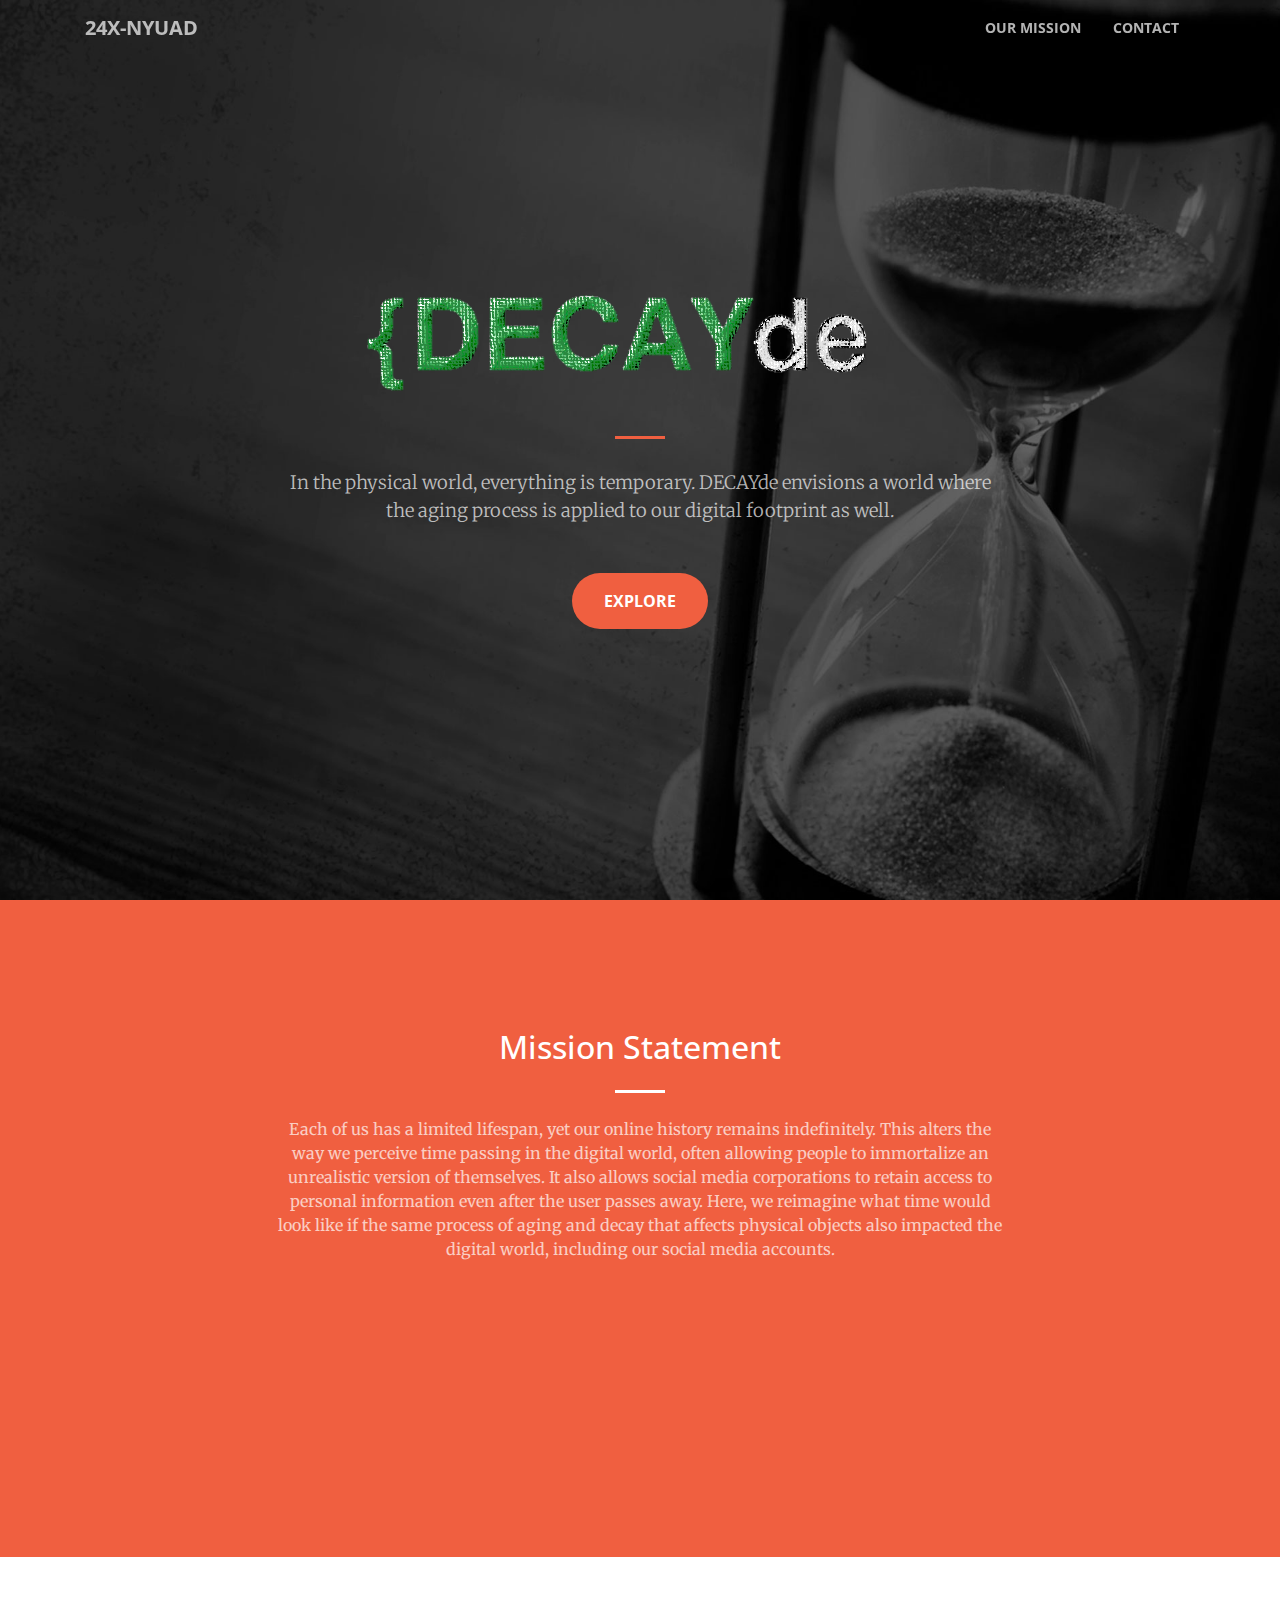
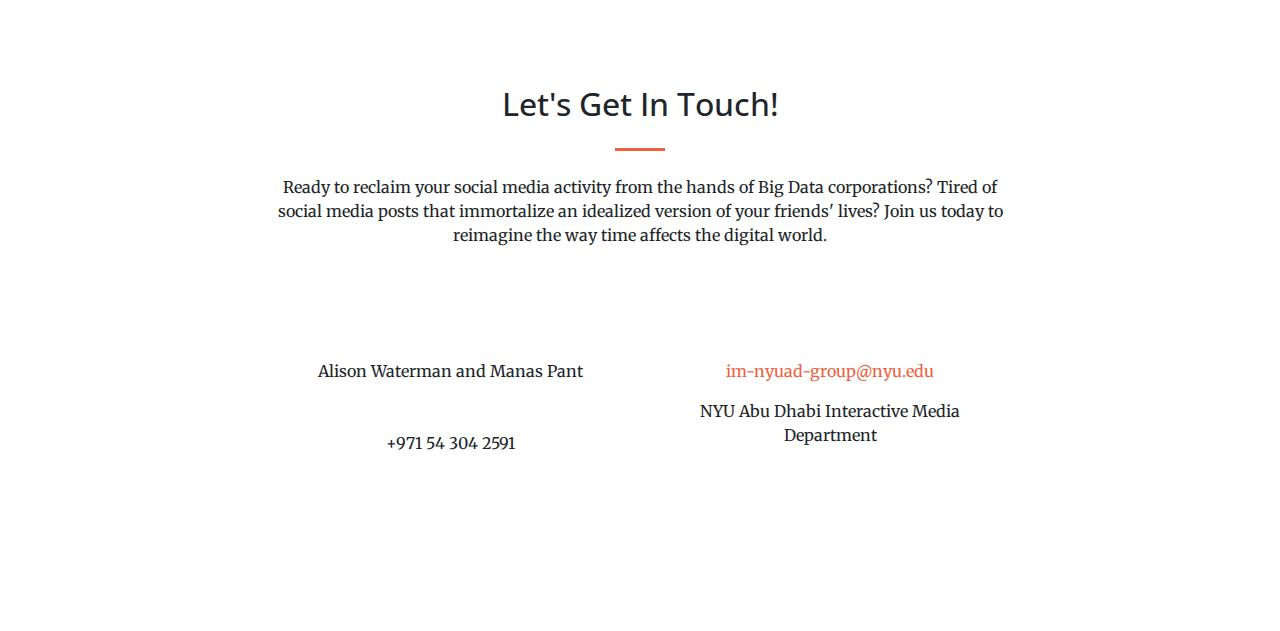
<file: Landing Page/index.html>
<!DOCTYPE html>
<html lang="en">

  <head>

    <meta charset="utf-8">
    <meta name="viewport" content="width=device-width, initial-scale=1, shrink-to-fit=no">
    <meta name="description" content="">
    <meta name="author" content="">

    <title>24X</title>

    <!-- Bootstrap core CSS -->
    <link href="vendor/bootstrap/css/bootstrap.min.css" rel="stylesheet">

    <!-- Custom fonts for this template -->
    <link href="vendor/font-awesome/css/font-awesome.min.css" rel="stylesheet" type="text/css">
    <link href='https://fonts.googleapis.com/css?family=Open+Sans:300italic,400italic,600italic,700italic,800italic,400,300,600,700,800' rel='stylesheet' type='text/css'>
    <link href='https://fonts.googleapis.com/css?family=Merriweather:400,300,300italic,400italic,700,700italic,900,900italic' rel='stylesheet' type='text/css'>

    <!-- Plugin CSS -->
    <link href="vendor/magnific-popup/magnific-popup.css" rel="stylesheet">

    <!-- Custom styles for this template -->
    <link href="css/creative.min.css" rel="stylesheet">
    <link rel="icon" type="image/png" href="img/Decayde Logo_2.jpg">

  </head>

  <body id="page-top">

    <!-- Navigation -->
    <nav class="navbar navbar-expand-lg navbar-light fixed-top" id="mainNav">
      <div class="container">
        <a class="navbar-brand js-scroll-trigger" href="#page-top">24x-NYUAD</a>
        <button class="navbar-toggler navbar-toggler-right" type="button" data-toggle="collapse" data-target="#navbarResponsive" aria-controls="navbarResponsive" aria-expanded="false" aria-label="Toggle navigation">
          <span class="navbar-toggler-icon"></span>
        </button>
        <div class="collapse navbar-collapse" id="navbarResponsive">
          <ul class="navbar-nav ml-auto">
            <li class="nav-item">
              <a class="nav-link js-scroll-trigger"  href="#about">Our Mission</a>
            </li>
            <li class="nav-item">
            <li class="nav-item">
              <a class="nav-link js-scroll-trigger" href="#contact">Contact</a>
            </li>
          </ul>
        </div>
      </div>
    </nav>

    <header class="masthead text-center text-white d-flex">
      <div class="container my-auto">
        <div class="row">
          <div class="col-lg-10 mx-auto">
            <h1 class="text-uppercase">
              <!-- <strong>DecayDe</strong> -->
              <img src="img/decaydelogo5.png">
            </h1>
            <hr>
          </div>
          <div class="col-lg-8 mx-auto">
            <p class="text-faded mb-5">In the physical world, everything is temporary. DECAYde envisions a world where the aging process is applied to our digital footprint as well.</p>
            <a class="btn btn-primary btn-xl js-scroll-trigger" id="demopage" href="../DevBlog - Personal Blog Template/DevBlog/index.html">Explore</a>
          </div>
        </div>
      </div>
    </header>

    <section class="bg-primary" id="about">
      <div class="container">
        <div class="row">
          <div class="col-lg-8 mx-auto text-center">
            <h2 class="section-heading text-white">Mission Statement</h2>
            <hr class="light my-4">
            <p class="text-faded mb-4">Each of us has a limited lifespan, yet our online history remains indefinitely. This alters the way we perceive time passing in the digital world, often allowing people to immortalize an unrealistic version of themselves. It also allows social media corporations to retain access to personal information even after the user passes away. Here, we reimagine what time would look like if the same process of aging and decay that affects physical objects also impacted the digital world, including our social media accounts.</p>
            <br><br><br><br><br><br>
        </div>
      </div>
    </section>

   

    <section id="contact">
      <div class="container">
        <div class="row">
          <div class="col-lg-8 mx-auto text-center">
            <h2 class="section-heading">Let's Get In Touch!</h2>
            <hr class="my-4">
            <p class="mb-5">Ready to reclaim your social media activity from the hands of Big Data corporations? Tired of social media posts that immortalize an idealized version of your friends' lives? Join us today to reimagine the way time affects the digital world.</p>
          </div>
        </div>
        <div class="row">
          <div class="col-lg-4 ml-auto text-center">
            <i class="fa fa-phone fa-3x mb-3 sr-contact"></i>
            <p class="mb-5">Alison Waterman and Manas Pant</p>
            <p class="mb-5">+971 54 304 2591</p>
          </div>
          <div class="col-lg-4 mr-auto text-center">
            <i class="fa fa-envelope-o fa-3x mb-3 sr-contact"></i>
            <p>
              <a href="mailto:your-email@your-domain.com" >im-nyuad-group@nyu.edu</a>
              <p class="mb-5">NYU Abu Dhabi Interactive Media Department </p>
            </p>
          </div>
        </div>
      </div>
    </section>

    <!-- Bootstrap core JavaScript -->
    <script src="vendor/jquery/jquery.min.js"></script>
    <script src="vendor/bootstrap/js/bootstrap.bundle.min.js"></script>

    <!-- Plugin JavaScript -->
    <script src="vendor/jquery-easing/jquery.easing.min.js"></script>
    <script src="vendor/scrollreveal/scrollreveal.min.js"></script>
    <script src="vendor/magnific-popup/jquery.magnific-popup.min.js"></script>

    <!-- Custom scripts for this template -->
    <script src="js/creative.min.js"></script>

  </body>

</html>
</file>
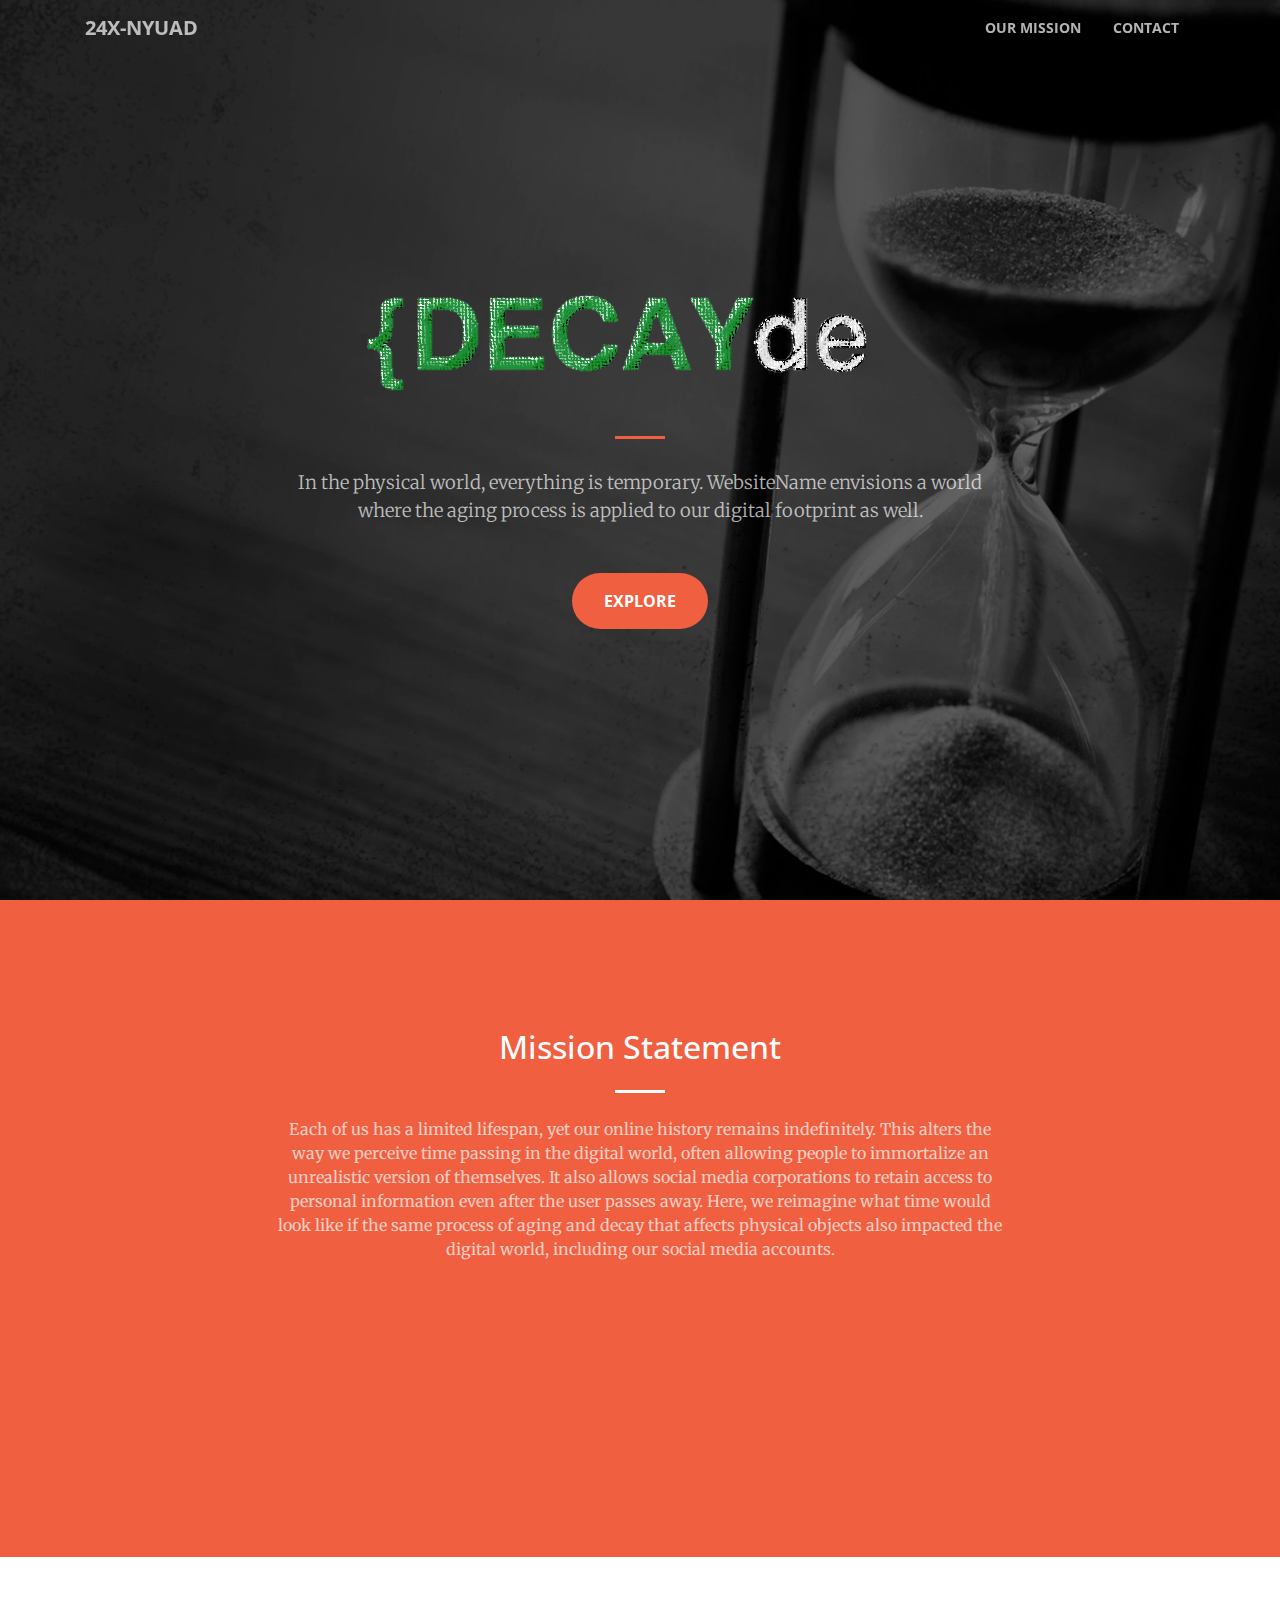
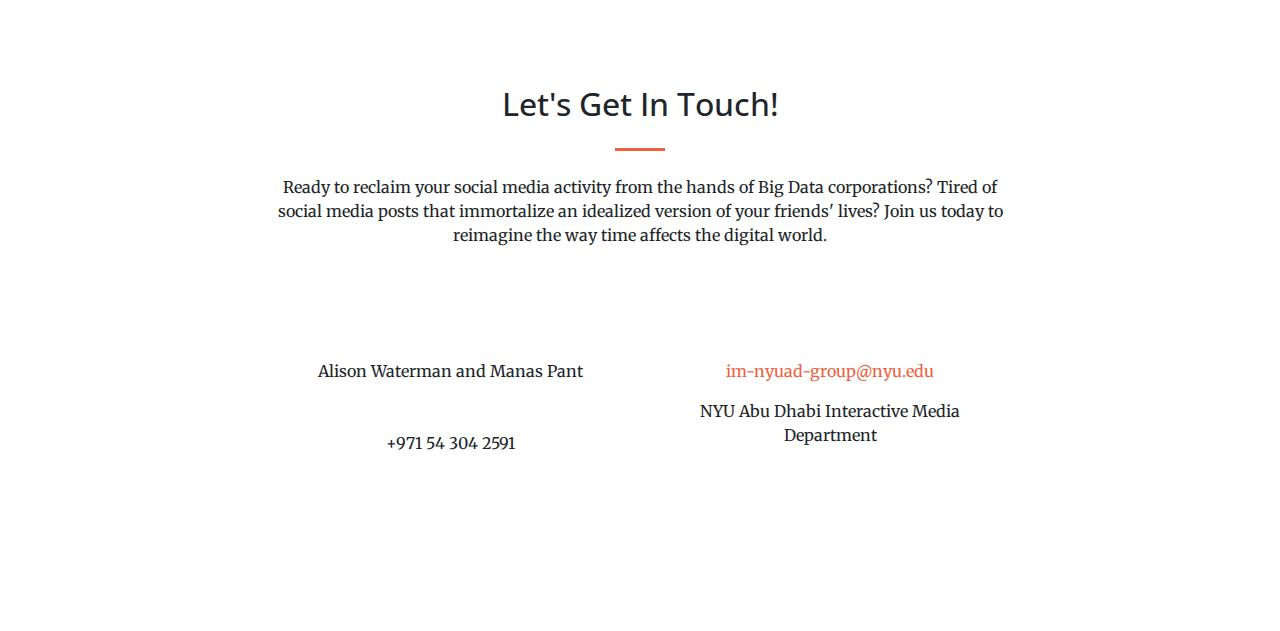
<file: Landing Page/LandingPage.html>
<!DOCTYPE html>
<html lang="en">

  <head>

    <meta charset="utf-8">
    <meta name="viewport" content="width=device-width, initial-scale=1, shrink-to-fit=no">
    <meta name="description" content="">
    <meta name="author" content="">

    <title>24X</title>

    <!-- Bootstrap core CSS -->
    <link href="vendor/bootstrap/css/bootstrap.min.css" rel="stylesheet">

    <!-- Custom fonts for this template -->
    <link href="vendor/font-awesome/css/font-awesome.min.css" rel="stylesheet" type="text/css">
    <link href='https://fonts.googleapis.com/css?family=Open+Sans:300italic,400italic,600italic,700italic,800italic,400,300,600,700,800' rel='stylesheet' type='text/css'>
    <link href='https://fonts.googleapis.com/css?family=Merriweather:400,300,300italic,400italic,700,700italic,900,900italic' rel='stylesheet' type='text/css'>

    <!-- Plugin CSS -->
    <link href="vendor/magnific-popup/magnific-popup.css" rel="stylesheet">

    <!-- Custom styles for this template -->
    <link href="css/creative.min.css" rel="stylesheet">
    <link rel="icon" type="image/png" href="img/Decayde Logo_2.jpg">

  </head>

  <body id="page-top">

    <!-- Navigation -->
    <nav class="navbar navbar-expand-lg navbar-light fixed-top" id="mainNav">
      <div class="container">
        <a class="navbar-brand js-scroll-trigger" href="#page-top">24x-NYUAD</a>
        <button class="navbar-toggler navbar-toggler-right" type="button" data-toggle="collapse" data-target="#navbarResponsive" aria-controls="navbarResponsive" aria-expanded="false" aria-label="Toggle navigation">
          <span class="navbar-toggler-icon"></span>
        </button>
        <div class="collapse navbar-collapse" id="navbarResponsive">
          <ul class="navbar-nav ml-auto">
            <li class="nav-item">
              <a class="nav-link js-scroll-trigger"  href="#about">Our Mission</a>
            </li>
            <li class="nav-item">
            <li class="nav-item">
              <a class="nav-link js-scroll-trigger" href="#contact">Contact</a>
            </li>
          </ul>
        </div>
      </div>
    </nav>

    <header class="masthead text-center text-white d-flex">
      <div class="container my-auto">
        <div class="row">
          <div class="col-lg-10 mx-auto">
            <h1 class="text-uppercase">
              <!-- <strong>DecayDe</strong> -->
              <img src="img/decaydelogo5.png">
            </h1>
            <hr>
          </div>
          <div class="col-lg-8 mx-auto">
            <p class="text-faded mb-5">In the physical world, everything is temporary. WebsiteName envisions a world where the aging process is applied to our digital footprint as well.</p>
            <a class="btn btn-primary btn-xl js-scroll-trigger" id="demopage" href="/DevBlog%20-%20Personal%20Blog%20Template/DevBlog/index.html">Explore</a>
          </div>
        </div>
      </div>
    </header>

    <section class="bg-primary" id="about">
      <div class="container">
        <div class="row">
          <div class="col-lg-8 mx-auto text-center">
            <h2 class="section-heading text-white">Mission Statement</h2>
            <hr class="light my-4">
            <p class="text-faded mb-4">Each of us has a limited lifespan, yet our online history remains indefinitely. This alters the way we perceive time passing in the digital world, often allowing people to immortalize an unrealistic version of themselves. It also allows social media corporations to retain access to personal information even after the user passes away. Here, we reimagine what time would look like if the same process of aging and decay that affects physical objects also impacted the digital world, including our social media accounts.</p>
            <br><br><br><br><br><br>
        </div>
      </div>
    </section>

   

    <section id="contact">
      <div class="container">
        <div class="row">
          <div class="col-lg-8 mx-auto text-center">
            <h2 class="section-heading">Let's Get In Touch!</h2>
            <hr class="my-4">
            <p class="mb-5">Ready to reclaim your social media activity from the hands of Big Data corporations? Tired of social media posts that immortalize an idealized version of your friends' lives? Join us today to reimagine the way time affects the digital world.</p>
          </div>
        </div>
        <div class="row">
          <div class="col-lg-4 ml-auto text-center">
            <i class="fa fa-phone fa-3x mb-3 sr-contact"></i>
            <p class="mb-5">Alison Waterman and Manas Pant</p>
            <p class="mb-5">+971 54 304 2591</p>
          </div>
          <div class="col-lg-4 mr-auto text-center">
            <i class="fa fa-envelope-o fa-3x mb-3 sr-contact"></i>
            <p>
              <a href="mailto:your-email@your-domain.com" >im-nyuad-group@nyu.edu</a>
              <p class="mb-5">NYU Abu Dhabi Interactive Media Department </p>
            </p>
          </div>
        </div>
      </div>
    </section>

    <!-- Bootstrap core JavaScript -->
    <script src="vendor/jquery/jquery.min.js"></script>
    <script src="vendor/bootstrap/js/bootstrap.bundle.min.js"></script>

    <!-- Plugin JavaScript -->
    <script src="vendor/jquery-easing/jquery.easing.min.js"></script>
    <script src="vendor/scrollreveal/scrollreveal.min.js"></script>
    <script src="vendor/magnific-popup/jquery.magnific-popup.min.js"></script>

    <!-- Custom scripts for this template -->
    <script src="js/creative.js"></script>

  </body>

</html>
</file>
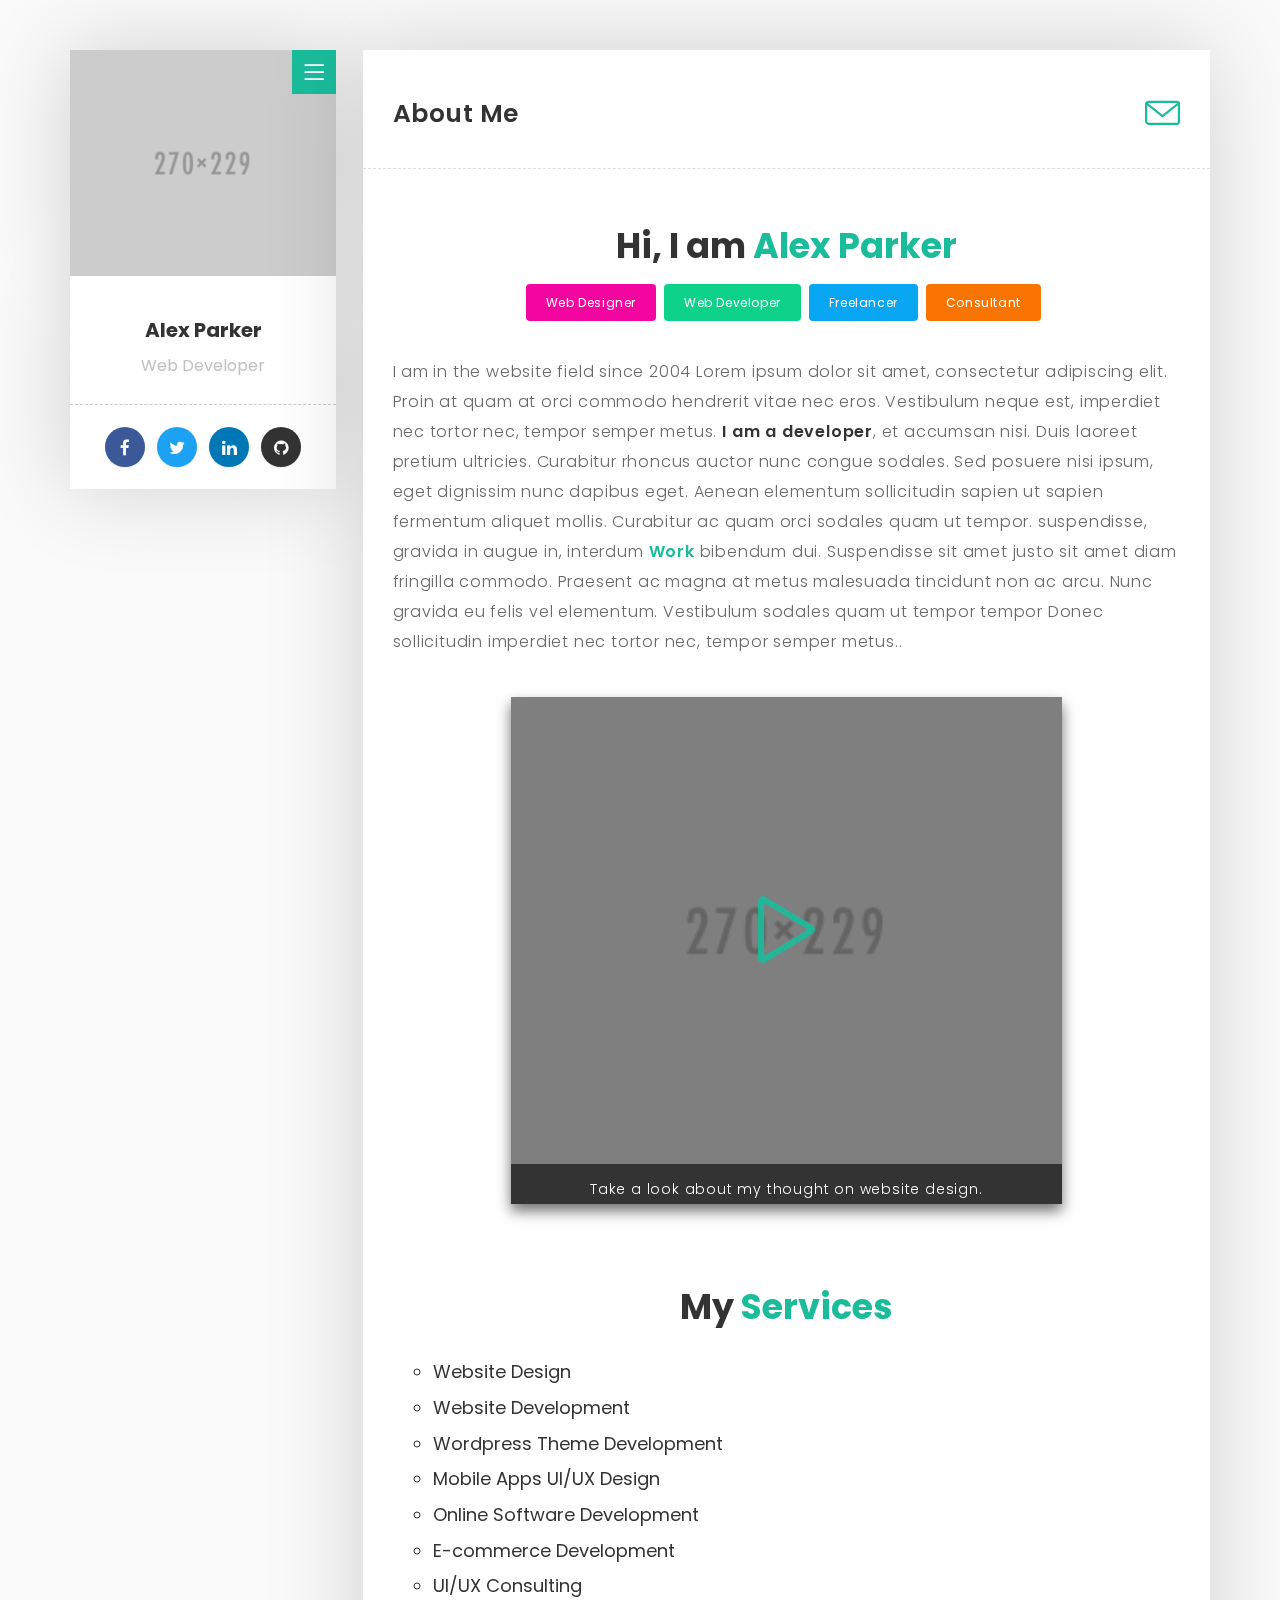
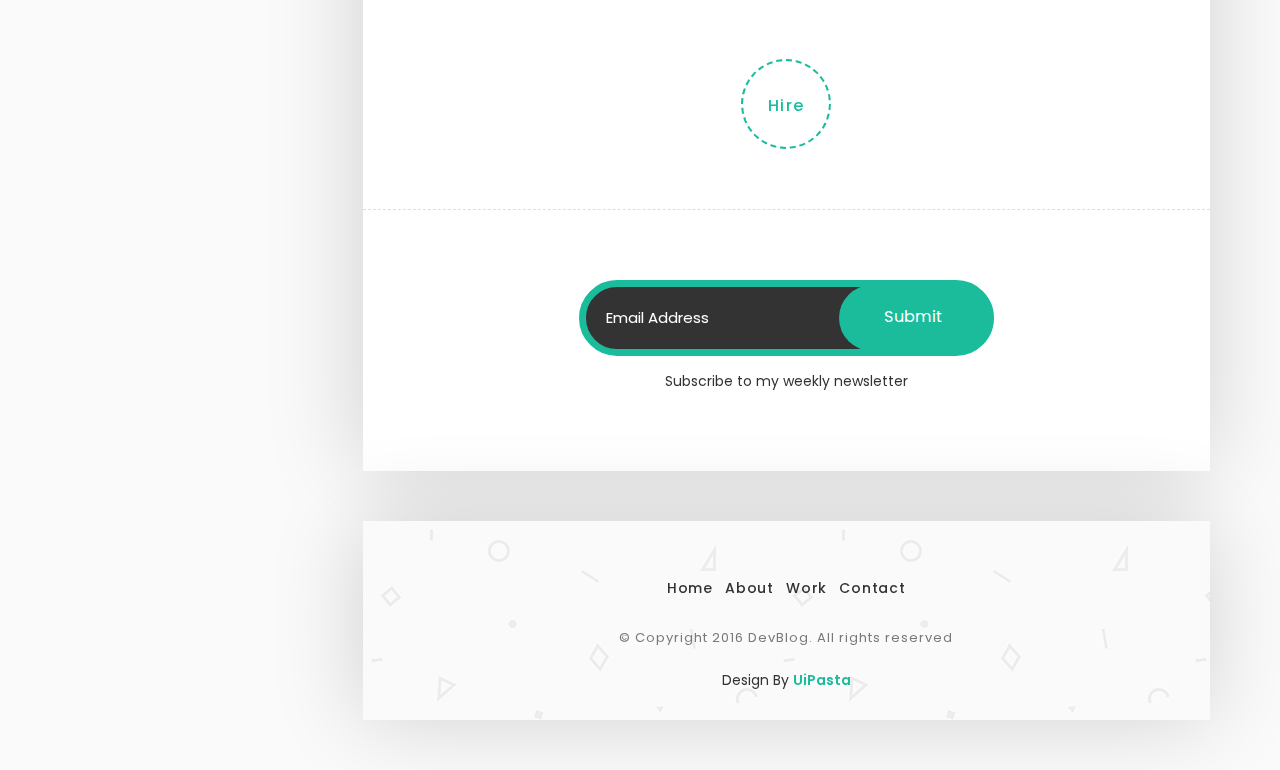
<file: DevBlog - Personal Blog Template/DevBlog/about.html>
﻿<!DOCTYPE html>
<html lang="en">

  <head>
    
    <!-- Meta Tag -->
    <meta charset="UTF-8">
    <meta name="viewport" content="width=device-width, initial-scale=1.0">
    <meta http-equiv="X-UA-Compatible" content="IE=edge">
    
    <!-- SEO -->
    <meta name="description" content="150 words">
    <meta name="author" content="uipasta">
    <meta name="url" content="http://www.yourdomainname.com">
    <meta name="copyright" content="company name">
    <meta name="robots" content="index,follow">
    
    
    <title>DevBlog - Personal Blog Template</title>
    
    <!-- Favicon -->
    <link rel="shortcut icon" href="images/favicon/favicon.ico">
    <link rel="apple-touch-icon" sizes="144x144" type="image/x-icon" href="images/favicon/apple-touch-icon.png">
    
    <!-- All CSS Plugins -->
    <link rel="stylesheet" type="text/css" href="css/plugin.css">
    
    <!-- Main CSS Stylesheet -->
    <link rel="stylesheet" type="text/css" href="css/style.css">
    
    <!-- Google Web Fonts  -->
    <link rel="stylesheet" href="https://fonts.googleapis.com/css?family=Poppins:400,300,500,600,700">
    
    
    <!-- HTML5 shiv and Respond.js support IE8 or Older for HTML5 elements and media queries -->
    <!--[if lt IE 9]>
	   <script src="https://oss.maxcdn.com/html5shiv/3.7.3/html5shiv.min.js"></script>
	   <script src="https://oss.maxcdn.com/respond/1.4.2/respond.min.js"></script>
    <![endif]-->
    

  </head>

 <body>

	
     
	 <!-- Preloader Start -->
     <div class="preloader">
	   <div class="rounder"></div>
      </div>
      <!-- Preloader End -->
      
      
    
    
    <div id="main">
        <div class="container">
            <div class="row">
            	
               
                 
                 <!-- About Me (Left Sidebar) Start -->
                 <div class="col-md-3">
                   <div class="about-fixed">
                    
                     <div class="my-pic">
                        <img src="images/pic/my-pic.png" alt="">
                        <a href="javascript:void(0)" class="collapsed" data-target="#menu" data-toggle="collapse"><i class="icon-menu menu"></i></a>
                         <div id="menu" class="collapse">
                           <ul class="menu-link">
                               <li><a href="about.html">About</a></li>
                               <li><a href="work.html">Work</a></li>
                               <li><a href="contact.html">Contact</a></li>
                            </ul>
                         </div>
                        </div>
                      
                      
                      
                      <div class="my-detail">
                    	
                        <div class="white-spacing">
                            <h1>Alex Parker</h1>
                            <span>Web Developer</span>
                        </div> 
                       
                       <ul class="social-icon">
                         <li><a href="#" target="_blank" class="facebook"><i class="fa fa-facebook"></i></a></li>
                         <li><a href="#" target="_blank" class="twitter"><i class="fa fa-twitter"></i></a></li>
                         <li><a href="#" target="_blank" class="linkedin"><i class="fa fa-linkedin"></i></a></li>
                         <li><a href="#" target="_blank" class="github"><i class="fa fa-github"></i></a></li>
                        </ul>

                    </div>
                  </div>
                </div>
                <!-- About Me (Left Sidebar) End -->
                
                
                
                
                 
                 <!-- About Me (Right Sidebar) Start -->
                 <div class="col-md-9">
                    <div class="col-md-12 page-body">
                    	<div class="row">
                    		
                            
                            <div class="sub-title">
                           		<h2>About Me</h2>
                                <a href="contact.html"><i class="icon-envelope"></i></a>
                             </div>
                            
                            
                            <div class="col-md-12 content-page">
                              <div class="col-md-12 blog-post">
                            	
                                
                                <!-- My Intro Start -->
                                <div class="post-title margin-bottom-30">
                                    <h1>Hi, I am <span class="main-color">Alex Parker</span></h1>
                                    
                                    <ul class="knowledge">
                                      <li class="bg-color-1">Web Designer</li>
                                      <li class="bg-color-4">Web Developer</li>
                                      <li class="bg-color-6">Freelancer</li>
                                      <li class="bg-color-5">Consultant</li>
                                     </ul>
                                     
                                   </div>
                                   <!-- My Intro End -->
                                    
                                    
                                    <p>I am in the website field since 2004 Lorem ipsum dolor sit amet, consectetur adipiscing elit. Proin at quam at orci commodo hendrerit vitae nec eros. Vestibulum neque est, imperdiet nec tortor nec, tempor semper metus. <b>I am a developer</b>, et accumsan nisi. Duis laoreet pretium ultricies. Curabitur rhoncus auctor nunc congue sodales. Sed posuere nisi ipsum, eget dignissim nunc dapibus eget. Aenean elementum sollicitudin sapien ut sapien fermentum aliquet mollis. Curabitur ac quam orci sodales quam ut tempor. suspendisse, gravida in augue in, interdum <b><a href="work.html" data-toggle="tooltip" data-placement="top" title="Check out my work.">Work</a></b> bibendum dui. Suspendisse sit amet justo sit amet diam fringilla commodo. Praesent ac magna at metus malesuada tincidunt non ac arcu. Nunc gravida eu felis vel elementum. Vestibulum sodales quam ut tempor tempor Donec sollicitudin imperdiet nec tortor nec, tempor semper metus..</p>
                                   
                                 
                                 
                                 <!-- Video Start -->
                                 <div class="video-box margin-top-40 margin-bottom-80">
                                  <div class="video-tutorial">
                                   <a class="video-popup" href="https://www.youtube.com/watch?v=O2Bsw3lrhvs" title="My Thought">
                                   <img src="images/pic/my-pic.png" alt="">
                                   </a>                           
                                  </div>
                                 <p>Take a look about my thought on website design.</p>
                                </div>
                                <!-- Video End -->
                                  
                                  
                                  
                                  
                                  <!-- My Service Start -->
                                  <div class="post-title">
                                    <h1>My <span class="main-color">Services</span></h1> 
                                   </div>
                                   
                                  <div class="list list-style-2 margin-top-30">
                                    <ul>
                                      <li>Website Design</li>
                                      <li>Website Development</li>
                                      <li>Wordpress Theme Development</li>
                                      <li>Mobile Apps UI/UX Design</li>
                                      <li>Online Software Development</li>
                                      <li>E-commerce Development</li>
                                      <li>UI/UX Consulting</li>
                                     </ul>
                                   </div>
                                   <!-- My Service End --> 
                                  
                                </div>  
                                
                                  <div class="col-md-12 text-center">
                                    <a href="contact.html" data-toggle="tooltip" data-placement="top" title="Visit on my contact page for hire me." class="load-more-button">Hire</a>
                                   </div>
                                  
                             </div>
                              
                         </div>
                         
                        
                        
                        <!-- Subscribe Form Start -->
                        <div class="col-md-8 col-md-offset-2">
                           <form id="mc-form" method="post" action="http://uipasta.us14.list-manage.com/subscribe/post?u=854825d502cdc101233c08a21&amp;id=86e84d44b7">
								
						  <div class="subscribe-form margin-top-20">
							 <input id="mc-email" type="email" placeholder="Email Address" class="text-input">
							  <button class="submit-btn" type="submit">Submit</button>
								</div>
                                <p>Subscribe to my weekly newsletter</p>
								<label for="mc-email" class="mc-label"></label>
							  </form>
                             
                           </div>
                           <!-- Subscribe Form End -->
                           
                           
                         </div>
                     
                     
                       
                       <!-- Footer Start -->
                       <div class="col-md-12 page-body margin-top-50 footer">
                          <footer>
                          <ul class="menu-link">
                               <li><a href="index.html">Home</a></li>
                               <li><a href="about.html">About</a></li>
                               <li><a href="work.html">Work</a></li>
                               <li><a href="contact.html">Contact</a></li>
                            </ul>
                            
                          <p>© Copyright 2016 DevBlog. All rights reserved</p>
						  
						  
						  <!-- UiPasta Credit Start -->
                          <div class="uipasta-credit">Design By <a href="http://www.uipasta.com" target="_blank">UiPasta</a></div>
                          <!-- UiPasta Credit End -->
						  
                           
                         </footer>
                       </div>
                       <!-- Footer End -->
                     
                     
                  </div>
                  <!-- About Me (Right Sidebar) End -->
                
            </div>
         </div>
      </div>
    
      
    
    
    
    <!-- Back to Top Start -->
    <a href="#" class="scroll-to-top"><i class="fa fa-long-arrow-up"></i></a>
    <!-- Back to Top End -->
    
    
    <!-- All Javascript Plugins  -->
    <script type="text/javascript" src="js/jquery.min.js"></script>
    <script type="text/javascript" src="js/plugin.js"></script>
    
    <!-- Main Javascript File  -->
    <script type="text/javascript" src="js/scripts.js"></script>

    
   </body>
 </html>
</file>
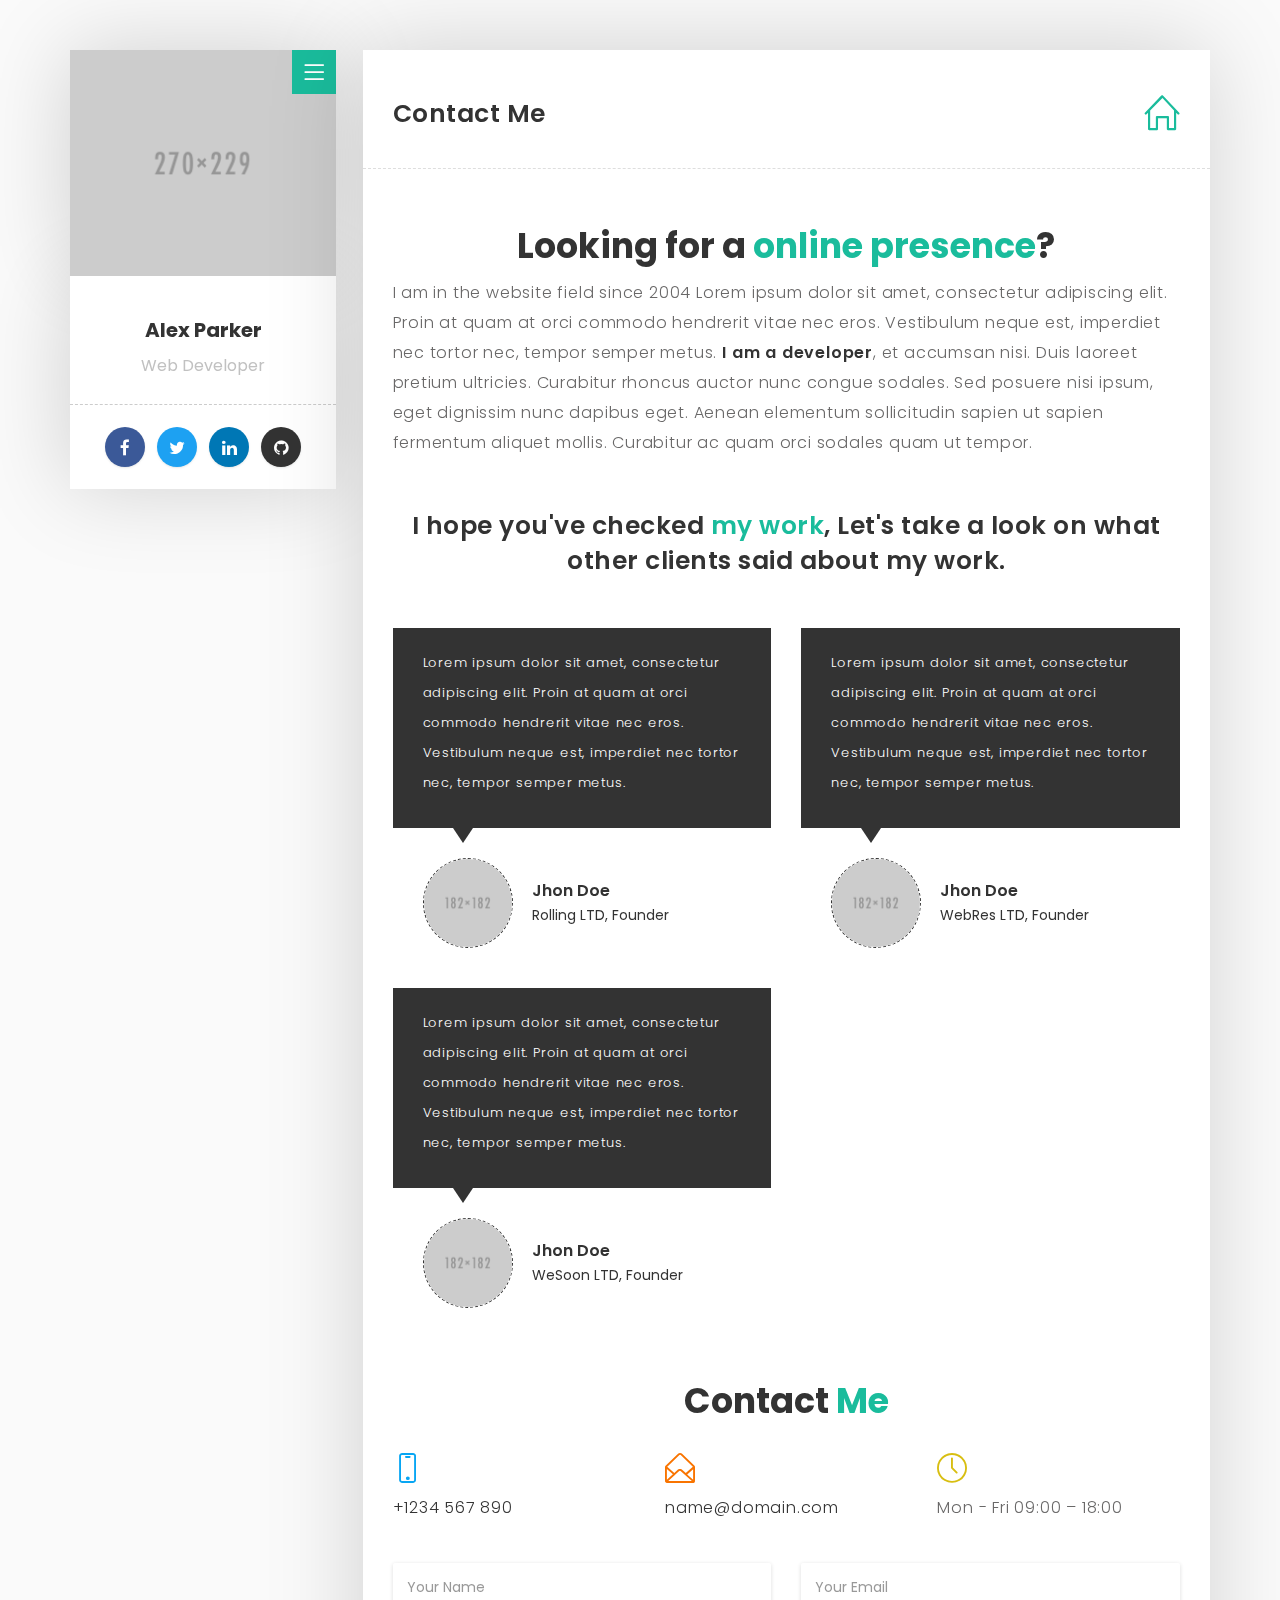
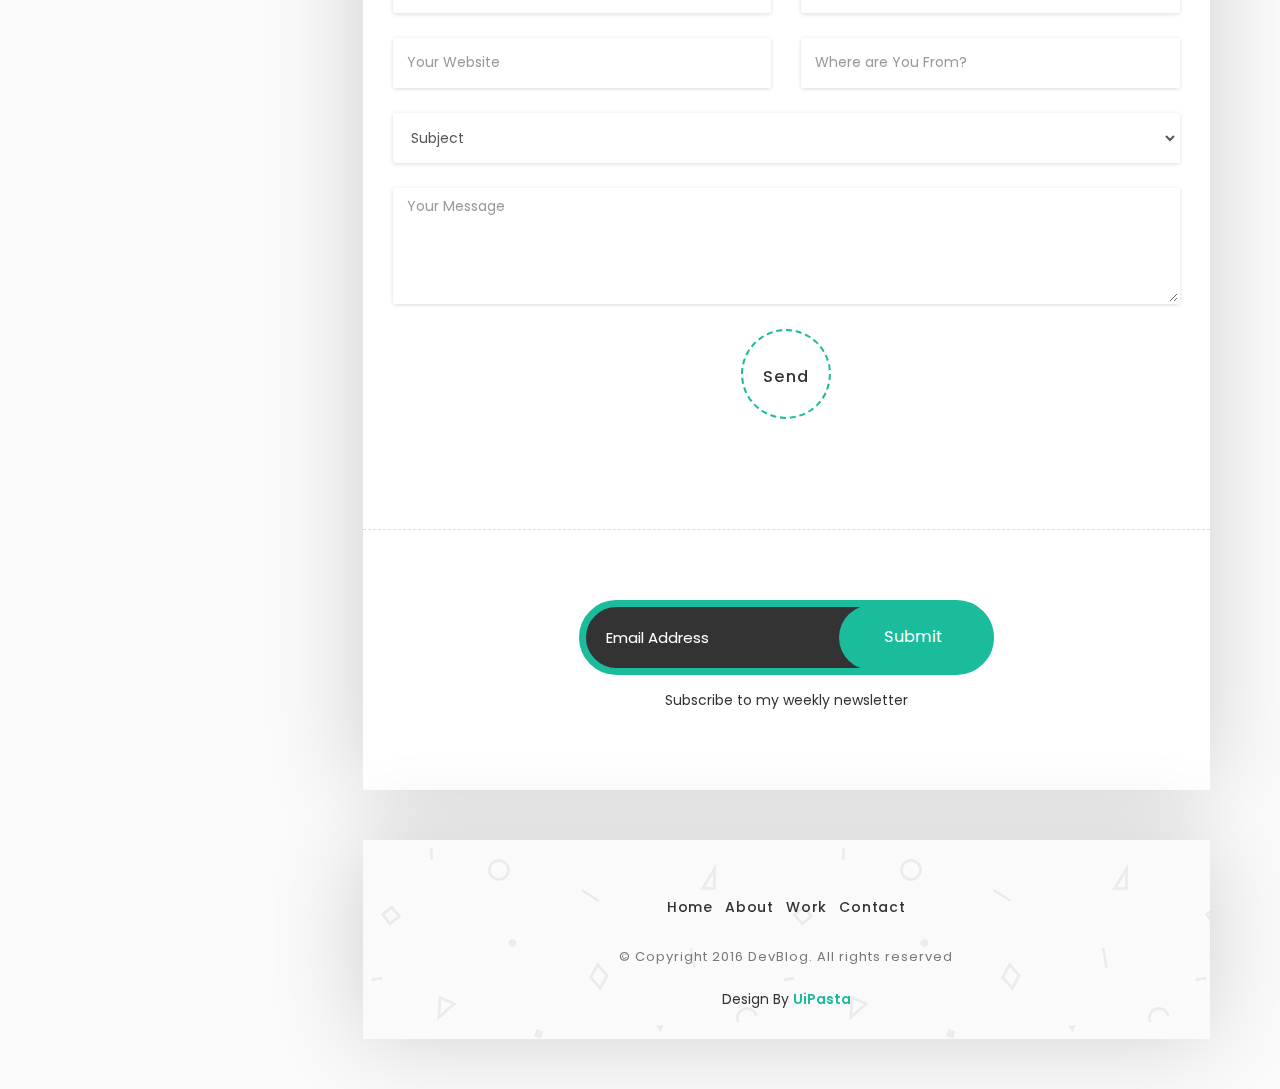
<file: DevBlog - Personal Blog Template/DevBlog/contact.html>
﻿<!DOCTYPE html>
<html lang="en">

  <head>
    
    <!-- Meta Tag -->
    <meta charset="UTF-8">
    <meta name="viewport" content="width=device-width, initial-scale=1.0">
    <meta http-equiv="X-UA-Compatible" content="IE=edge">
    
    <!-- SEO -->
    <meta name="description" content="150 words">
    <meta name="author" content="uipasta">
    <meta name="url" content="http://www.yourdomainname.com">
    <meta name="copyright" content="company name">
    <meta name="robots" content="index,follow">
    
    
    <title>DevBlog - Personal Blog Template</title>
    
    <!-- Favicon -->
    <link rel="shortcut icon" href="images/favicon/favicon.ico">
    <link rel="apple-touch-icon" sizes="144x144" type="image/x-icon" href="images/favicon/apple-touch-icon.png">
    
    <!-- All CSS Plugins -->
    <link rel="stylesheet" type="text/css" href="css/plugin.css">
    
    <!-- Main CSS Stylesheet -->
    <link rel="stylesheet" type="text/css" href="css/style.css">
    
    <!-- Google Web Fonts  -->
    <link rel="stylesheet" href="https://fonts.googleapis.com/css?family=Poppins:400,300,500,600,700">
    
    
    <!-- HTML5 shiv and Respond.js support IE8 or Older for HTML5 elements and media queries -->
    <!--[if lt IE 9]>
	   <script src="https://oss.maxcdn.com/html5shiv/3.7.3/html5shiv.min.js"></script>
	   <script src="https://oss.maxcdn.com/respond/1.4.2/respond.min.js"></script>
    <![endif]-->
    

  </head>

 <body>

	
     
	 <!-- Preloader Start -->
     <div class="preloader">
	   <div class="rounder"></div>
      </div>
      <!-- Preloader End -->
      
      
    
    
    <div id="main">
        <div class="container">
            <div class="row">
            	
               
                 
                 <!-- About Me (Left Sidebar) Start -->
                 <div class="col-md-3">
                   <div class="about-fixed">
                    
                     <div class="my-pic">
                        <img src="images/pic/my-pic.png" alt="">
                        <a href="javascript:void(0)" class="collapsed" data-target="#menu" data-toggle="collapse"><i class="icon-menu menu"></i></a>
                         <div id="menu" class="collapse">
                           <ul class="menu-link">
                               <li><a href="about.html">About</a></li>
                               <li><a href="work.html">Work</a></li>
                               <li><a href="contact.html">Contact</a></li>
                            </ul>
                         </div>
                        </div>
                      
                      
                      
                      <div class="my-detail">
                    	
                        <div class="white-spacing">
                            <h1>Alex Parker</h1>
                            <span>Web Developer</span>
                        </div> 
                       
                       <ul class="social-icon">
                         <li><a href="#" target="_blank" class="facebook"><i class="fa fa-facebook"></i></a></li>
                         <li><a href="#" target="_blank" class="twitter"><i class="fa fa-twitter"></i></a></li>
                         <li><a href="#" target="_blank" class="linkedin"><i class="fa fa-linkedin"></i></a></li>
                         <li><a href="#" target="_blank" class="github"><i class="fa fa-github"></i></a></li>
                        </ul>

                    </div>
                  </div>
                </div>
                <!-- About Me (Left Sidebar) End -->
                
                
                
                
                 
                 <!-- Contact (Right Sidebar) Start -->
                 <div class="col-md-9">
                    <div class="col-md-12 page-body">
                    	<div class="row">
                    		
                            
                            <div class="sub-title">
                           		<h2>Contact Me</h2>
                                <a href="index.html"><i class="icon-home"></i></a>
                             </div>
                            
                            
                            <div class="col-md-12 content-page">
                              <div class="col-md-12 blog-post">
                            	
                                
                                
                                <!-- Intro Start -->
                                <div class="post-title margin-bottom-10">
                                   <h1>Looking for a <span class="main-color">online presence</span>?</h1>
                                   </div>
                                   
                                  <p>I am in the website field since 2004 Lorem ipsum dolor sit amet, consectetur adipiscing elit. Proin at quam at orci commodo hendrerit vitae nec eros. Vestibulum neque est, imperdiet nec tortor nec, tempor semper metus. <b>I am a developer</b>, et accumsan nisi. Duis laoreet pretium ultricies. Curabitur rhoncus auctor nunc congue sodales. Sed posuere nisi ipsum, eget dignissim nunc dapibus eget. Aenean elementum sollicitudin sapien ut sapien fermentum aliquet mollis. Curabitur ac quam orci sodales quam ut tempor.</p>
                                     <!-- Intro End -->
                                
                                
                                
                                <!-- Testimonials Start -->
                                <div class="post-title margin-top-50">
                                   <h2>I hope you've checked <a href="work.html" data-toggle="tooltip" data-placement="top" title="Check out my work.">my work</a>, Let's take a look on what other clients said about my work.</h2>
                                   </div>
                                   
                              
                              <div class="row">
                               
                                <div class="col-md-6 col-sm-6 col-xs-12">
                                 <div class="testimonial-content">
									<p>Lorem ipsum dolor sit amet, consectetur adipiscing elit. Proin at quam at orci commodo hendrerit vitae nec eros. Vestibulum neque est, imperdiet nec tortor nec, tempor semper metus.</p>
								    </div>
                                 
								  <div class="testimonial-client-info">
								    
                                    <div class="testimonial-client client-thumb">
								      <img src="images/testimonial/1.png" alt="">
									</div>
									
                                    <div class="client-text">
									   <div class="client-name">Jhon Doe</div>
									   <span>Rolling LTD, Founder</span>
									</div>
								  </div>
                                 </div>
                                 
                                <div class="col-md-6 col-sm-6 col-xs-12">
                                 <div class="testimonial-content">
									<p>Lorem ipsum dolor sit amet, consectetur adipiscing elit. Proin at quam at orci commodo hendrerit vitae nec eros. Vestibulum neque est, imperdiet nec tortor nec, tempor semper metus.</p>
								    </div>
                                 
								  <div class="testimonial-client-info">
								    
                                    <div class="testimonial-client client-thumb">
								      <img src="images/testimonial/2.png" alt="">
									</div>
									
                                    <div class="client-text">
									   <div class="client-name">Jhon Doe</div>
									   <span>WebRes LTD, Founder</span>
									</div>
								  </div>
                                 </div>
                                 
                                <div class="col-md-6 col-sm-6 col-xs-12">
                                 <div class="testimonial-content">
									<p>Lorem ipsum dolor sit amet, consectetur adipiscing elit. Proin at quam at orci commodo hendrerit vitae nec eros. Vestibulum neque est, imperdiet nec tortor nec, tempor semper metus.</p>
								    </div>
                                 
								  <div class="testimonial-client-info">
								    
                                    <div class="testimonial-client client-thumb">
								      <img src="images/testimonial/3.png" alt="">
									</div>
									
                                    <div class="client-text">
									   <div class="client-name">Jhon Doe</div>
									   <span>WeSoon LTD, Founder</span>
									</div>
								  </div>
                                 </div>
                                 
                                </div>
                                <!-- Testimonials  End -->
                                
                                
                               
                               
                               <!-- Contact Me Start -->
                               <div class="post-title margin-top-70">
                                  <h1>Contact <span class="main-color">Me</span></h1>
                                 </div>
                                   
                                   
                                 <div class="row">
            
                                   <div class="col-md-4 col-sm-4">
                                     <div class="contact-us-detail">  
                                      <i class="icon-screen-smartphone color-6"></i>
                                      <p><a href="tel:+1234567890">+1234 567 890</a></p>
                                    </div>
                                   </div>
               
                                   <div class="col-md-4 col-sm-4">
                                     <div class="contact-us-detail">
                                      <i class="icon-envelope-open color-5"></i>
                                      <p><a href="mailto:name@domain.com">name@domain.com</a></p>
                                    </div>
                                   </div>
                 
                                   <div class="col-md-4 col-sm-4">
                                     <div class="contact-us-detail">
                                      <i class="icon-clock color-3"></i>
                                      <p>Mon - Fri 09:00 – 18:00</p>
                                    </div>
                                  </div>
              
                                </div>
            
         
                                <div class="row margin-top-30">
                                  <div class="col-md-12">   
                 
                                  <div class="row">
                                   <form>
                    
					                <div class="col-sm-6">
						              <div class="form-group">
						               <input type="text" id="name" class="form-control" placeholder="Your Name">
						              </div>
                                     </div>
								
                                    <div class="col-sm-6">
					                  <div class="form-group">
						               <input type="email" id="email" class="form-control" placeholder="Your Email">
						              </div>
                                     </div>
                        
                                    <div class="col-sm-6">
						              <div class="form-group">
							           <input type="text" id="website" class="form-control" placeholder="Your Website">
						              </div>
                                     </div>
                          
                                    <div class="col-sm-6">
						              <div class="form-group">
							           <input type="text" id="address" class="form-control" placeholder="Where are You From?">
						              </div>
                                     </div>
								
                                    <div class="col-sm-12">
						              <select id="subject" class="form-group form-control">
							             <option value="" selected disabled>Subject</option>
							             <option>Website Design & Development</option>
							             <option>Wordpress Development</option>
						                 <option>Search Engine Optimization</option>
                                         <option>Mobile Website</option>
							             <option>I Want to General Talk</option>
                                         <option>Other</option>
						               </select>
                                     </div>
								
                                    <div class="col-sm-12">
					                  <div class="textarea-message form-group">
					                    <textarea id="message" class="textarea-message form-control" placeholder="Your Message" rows="5"></textarea>
						            </div>
                                   </div>
                   
                   
                                <div class="text-center">      
		                          <button type="submit" class="load-more-button">Send</button>
	                             </div>
                       
                                 </form>
                                </div>
                              </div>
                             </div>
                             <!-- Contact Me End -->
                                
                         
                         </div>
                        </div>
                       </div>
                         
                        
                        
                        <!-- Subscribe Form Start -->
                        <div class="col-md-8 col-md-offset-2">
                           <form id="mc-form" method="post" action="http://uipasta.us14.list-manage.com/subscribe/post?u=854825d502cdc101233c08a21&amp;id=86e84d44b7">
								
						  <div class="subscribe-form margin-top-20">
							 <input id="mc-email" type="email" placeholder="Email Address" class="text-input">
							  <button class="submit-btn" type="submit">Submit</button>
								</div>
                                <p>Subscribe to my weekly newsletter</p>
								<label for="mc-email" class="mc-label"></label>
							  </form>
                             
                           </div>
                           <!-- Subscribe Form End -->
                           
                           
                         </div>
                     
                     
                       
                       <!-- Footer Start -->
                       <div class="col-md-12 page-body margin-top-50 footer">
                          <footer>
                          <ul class="menu-link">
                               <li><a href="index.html">Home</a></li>
                               <li><a href="about.html">About</a></li>
                               <li><a href="work.html">Work</a></li>
                               <li><a href="contact.html">Contact</a></li>
                            </ul>
                            
                          <p>© Copyright 2016 DevBlog. All rights reserved</p>
						  
						  
						  <!-- UiPasta Credit Start -->
                          <div class="uipasta-credit">Design By <a href="http://www.uipasta.com" target="_blank">UiPasta</a></div>
                          <!-- UiPasta Credit End -->
						  
                           
                         </footer>
                       </div>
                       <!-- Footer End -->
                     
                     
                  </div>
                  <!-- Contact (Right Sidebar) End -->
                
            </div>
         </div>
      </div>
    
      
    
    
    
    <!-- Back to Top Start -->
    <a href="#" class="scroll-to-top"><i class="fa fa-long-arrow-up"></i></a>
    <!-- Back to Top End -->
    
    
    <!-- All Javascript Plugins  -->
    <script type="text/javascript" src="js/jquery.min.js"></script>
    <script type="text/javascript" src="js/plugin.js"></script>
    
    <!-- Main Javascript File  -->
    <script type="text/javascript" src="js/scripts.js"></script>

    
   </body>
 </html>
</file>
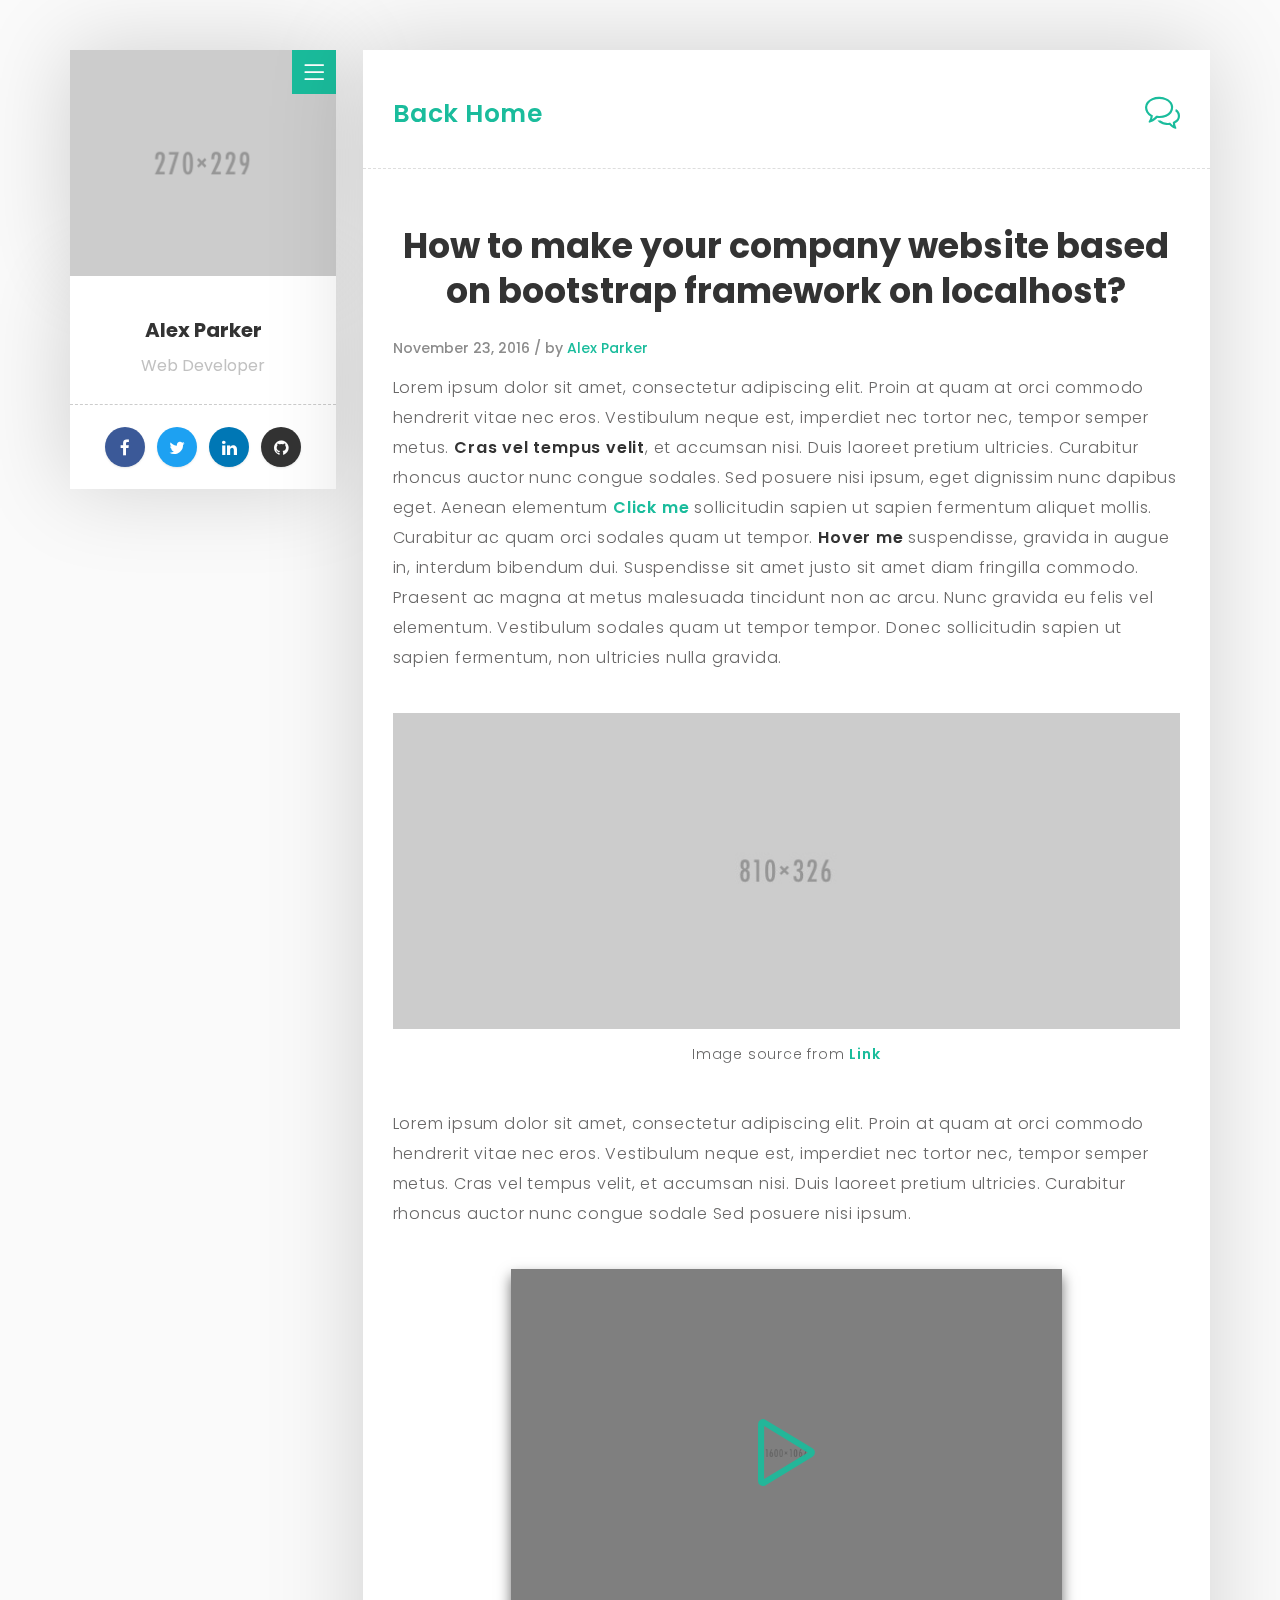
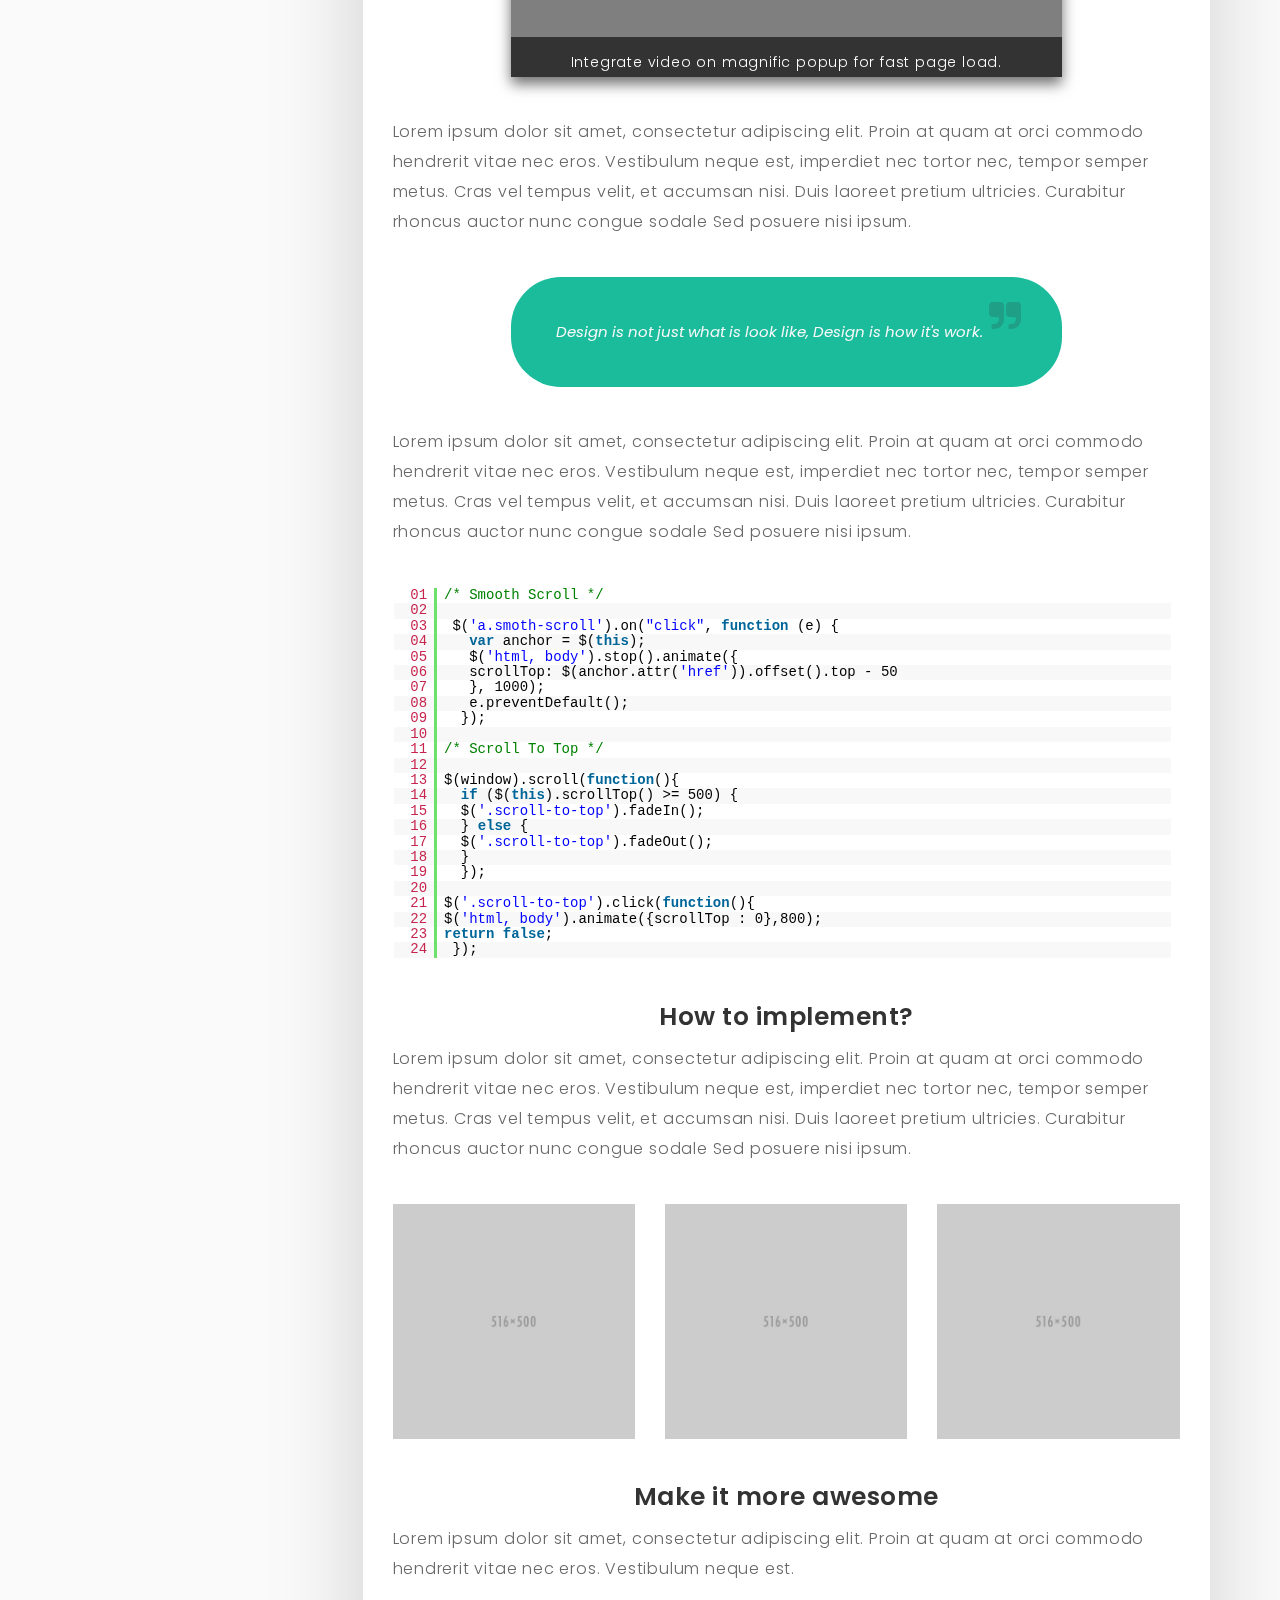
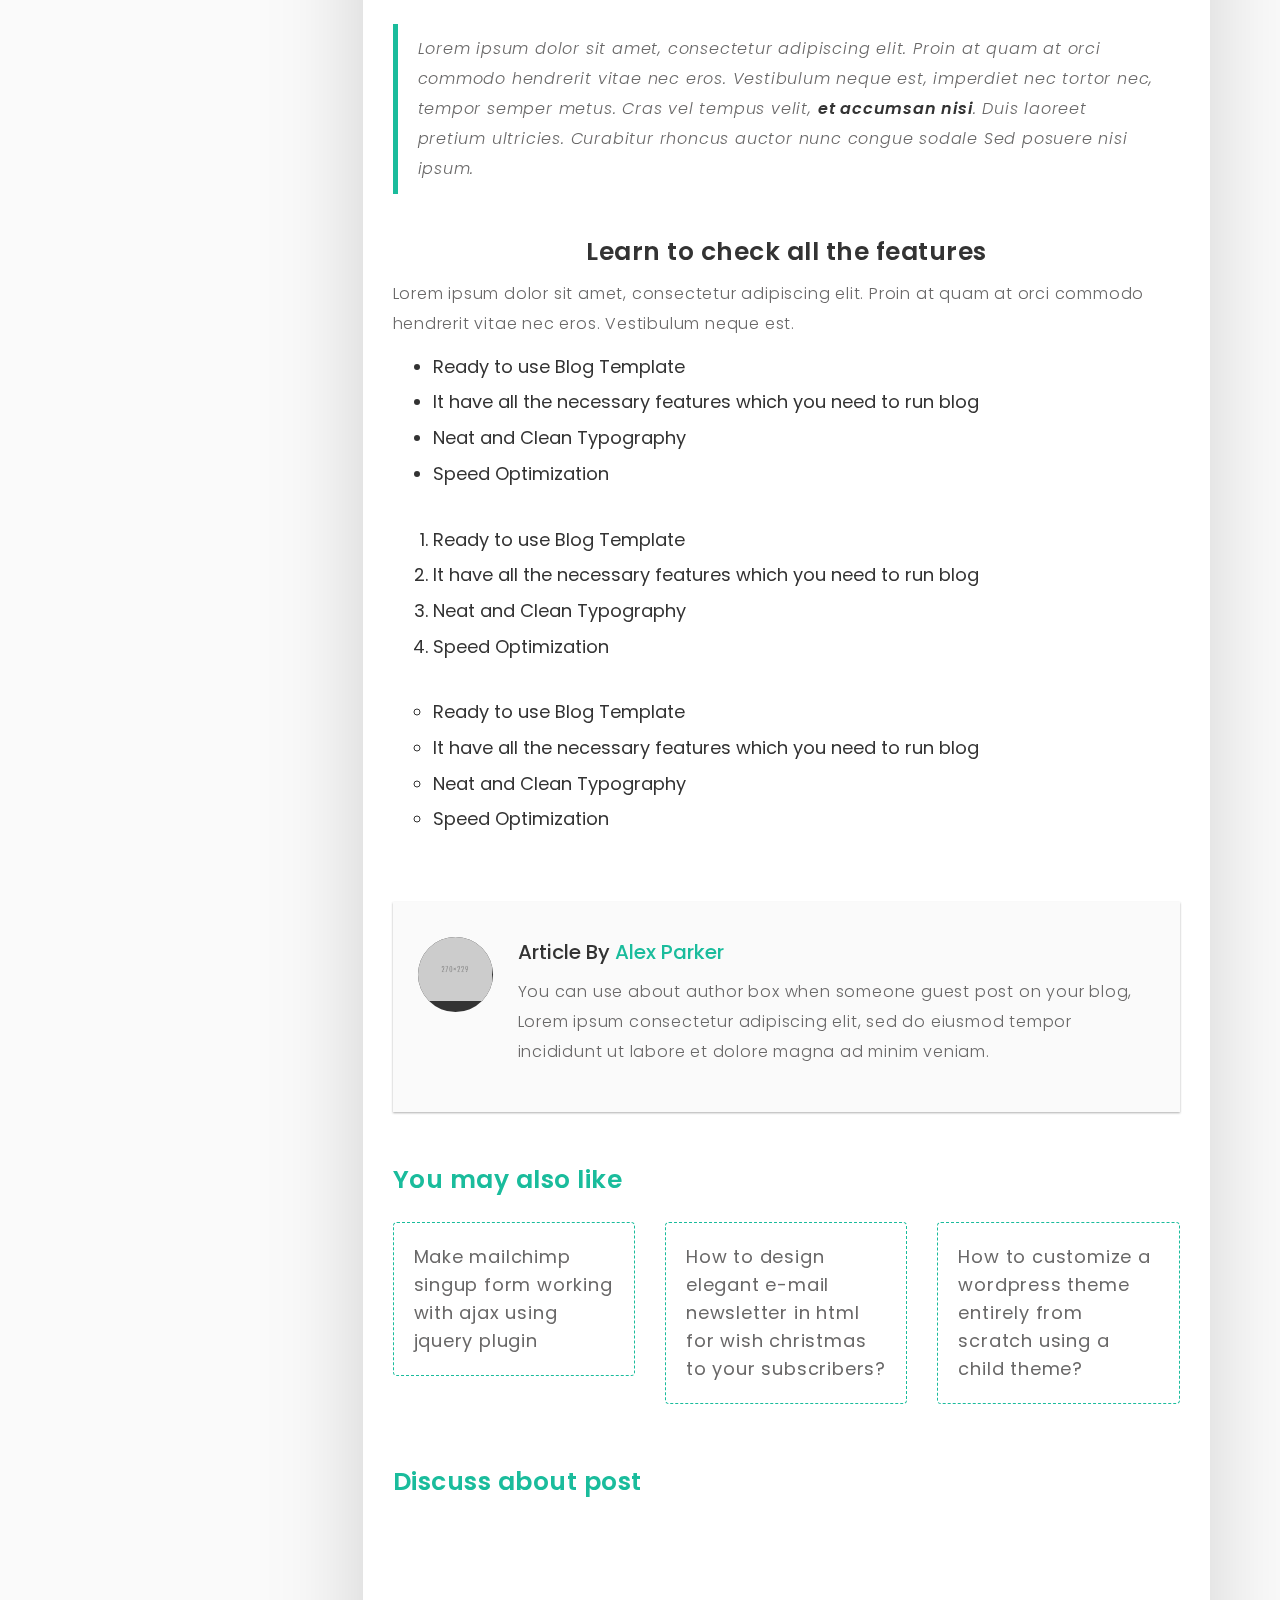
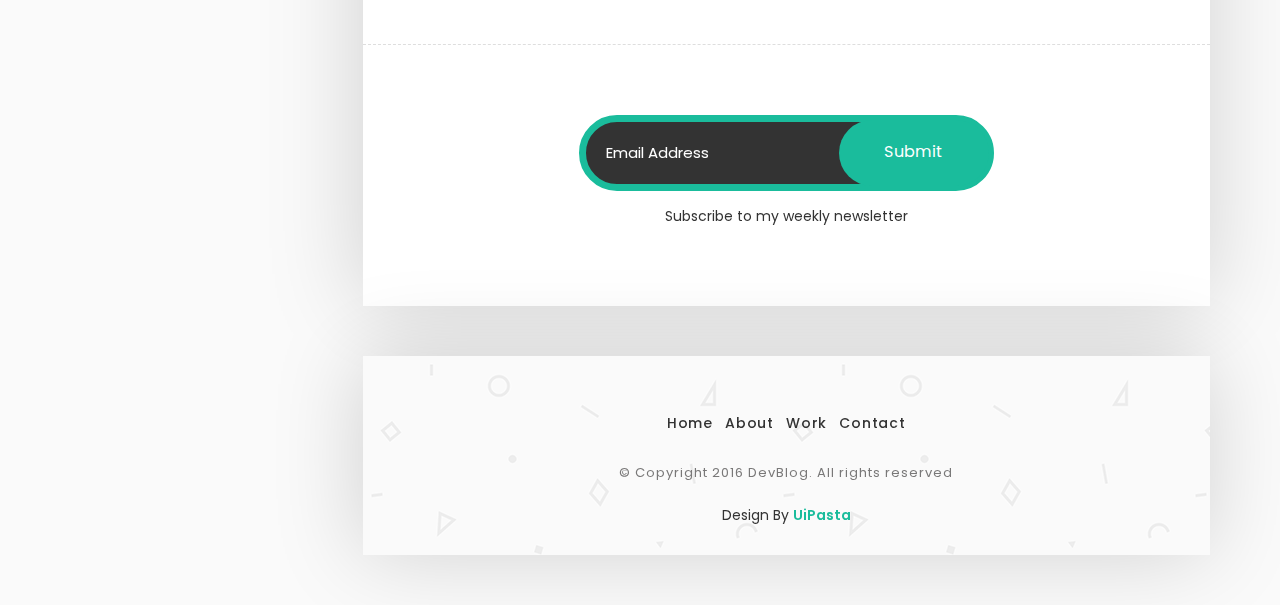
<file: DevBlog - Personal Blog Template/DevBlog/single.html>
﻿<!DOCTYPE html>
<html lang="en">

  <head>
    
    <!-- Meta Tag -->
    <meta charset="UTF-8">
    <meta name="viewport" content="width=device-width, initial-scale=1.0">
    <meta http-equiv="X-UA-Compatible" content="IE=edge">
    
    <!-- SEO -->
    <meta name="description" content="150 words">
    <meta name="author" content="uipasta">
    <meta name="url" content="http://www.yourdomainname.com">
    <meta name="copyright" content="company name">
    <meta name="robots" content="index,follow">
    
    
    <title>DevBlog - Personal Blog Template</title>
    
    <!-- Favicon -->
    <link rel="shortcut icon" href="images/favicon/favicon.ico">
    <link rel="apple-touch-icon" sizes="144x144" type="image/x-icon" href="images/favicon/apple-touch-icon.png">
    
    <!-- All CSS Plugins -->
    <link rel="stylesheet" type="text/css" href="css/plugin.css">
    
    <!-- Main CSS Stylesheet -->
    <link rel="stylesheet" type="text/css" href="css/style.css">
    
    <!-- Google Web Fonts  -->
    <link rel="stylesheet" href="https://fonts.googleapis.com/css?family=Poppins:400,300,500,600,700">
    
    <!-- Syntax Highlighter  -->
    <link rel="stylesheet" type="text/css" href="css/syntax/shCore.css">
    <link rel="stylesheet" type="text/css" href="css/syntax/shThemeDefault.css">
    
    
    <!-- HTML5 shiv and Respond.js support IE8 or Older for HTML5 elements and media queries -->
    <!--[if lt IE 9]>
	   <script src="https://oss.maxcdn.com/html5shiv/3.7.3/html5shiv.min.js"></script>
	   <script src="https://oss.maxcdn.com/respond/1.4.2/respond.min.js"></script>
    <![endif]-->
    

  </head>

 <body>

	
     
	 <!-- Preloader Start -->
     <div class="preloader">
	   <div class="rounder"></div>
      </div>
      <!-- Preloader End -->
      
      
    
    
    <div id="main">
        <div class="container">
            <div class="row">
            	
               
                 
                 <!-- About Me (Left Sidebar) Start -->
                 <div class="col-md-3">
                   <div class="about-fixed">
                    
                     <div class="my-pic">
                        <img src="images/pic/my-pic.png" alt="">
                        <a href="javascript:void(0)" class="collapsed" data-target="#menu" data-toggle="collapse"><i class="icon-menu menu"></i></a>
                         <div id="menu" class="collapse">
                           <ul class="menu-link">
                               <li><a href="about.html">About</a></li>
                               <li><a href="work.html">Work</a></li>
                               <li><a href="contact.html">Contact</a></li>
                            </ul>
                         </div>
                        </div>
                      
                      
                      
                      <div class="my-detail">
                    	
                        <div class="white-spacing">
                            <h1>Alex Parker</h1>
                            <span>Web Developer</span>
                        </div> 
                       
                       <ul class="social-icon">
                         <li><a href="#" target="_blank" class="facebook"><i class="fa fa-facebook"></i></a></li>
                         <li><a href="#" target="_blank" class="twitter"><i class="fa fa-twitter"></i></a></li>
                         <li><a href="#" target="_blank" class="linkedin"><i class="fa fa-linkedin"></i></a></li>
                         <li><a href="#" target="_blank" class="github"><i class="fa fa-github"></i></a></li>
                        </ul>

                    </div>
                  </div>
                </div>
                <!-- About Me (Left Sidebar) End -->
                
                
                
                
                 
                 <!-- Blog Post (Right Sidebar) Start -->
                 <div class="col-md-9">
                    <div class="col-md-12 page-body">
                    	<div class="row">
                    		
                            
                            <div class="sub-title">
                           		<a href="index.html" title="Go to Home Page"><h2>Back Home</h2></a>
                                <a href="#comment" class="smoth-scroll"><i class="icon-bubbles"></i></a>
                             </div>
                            
                            
                            <div class="col-md-12 content-page">
                              <div class="col-md-12 blog-post">
                            	
                                
                                <!-- Post Headline Start -->
                                <div class="post-title">
                                    <h1>How to make your company website based on bootstrap framework on localhost?</h1> 
                                   </div>
                                   <!-- Post Headline End -->
                                    
                                    
                                <!-- Post Detail Start -->
                                <div class="post-info">
                                    <span>November 23, 2016 / by <a href="#" target="_blank">Alex Parker</a></span>
                                   </div>
                                   <!-- Post Detail End -->
                                    
                                    
                                    <p>Lorem ipsum dolor sit amet, consectetur adipiscing elit. Proin at quam at orci commodo hendrerit vitae nec eros. Vestibulum neque est, imperdiet nec tortor nec, tempor semper metus. <b>Cras vel tempus velit</b>, et accumsan nisi. Duis laoreet pretium ultricies. Curabitur rhoncus auctor nunc congue sodales. Sed posuere nisi ipsum, eget dignissim nunc dapibus eget. Aenean elementum <b><a href="javascript:void(0)" data-toggle="popover" data-placement="top" data-content="You can write any text here">Click me</a></b> sollicitudin sapien ut sapien fermentum aliquet mollis. Curabitur ac quam orci sodales quam ut tempor. <b data-toggle="tooltip" data-placement="top" title="You can write any text here.">Hover me</b> suspendisse, gravida in augue in, interdum bibendum dui. Suspendisse sit amet justo sit amet diam fringilla commodo. Praesent ac magna at metus malesuada tincidunt non ac arcu. Nunc gravida eu felis vel elementum. Vestibulum sodales quam ut tempor tempor. Donec sollicitudin sapien ut sapien fermentum, non ultricies nulla gravida.</p>
                                    
                                
                                <!-- Post Image Start -->
                                <div class="post-image margin-top-40 margin-bottom-40">
                                   <img src="images/blog/1.jpg" alt="">
                                   <p>Image source from <a href="#" target="_blank">Link</a></p>                                      
                                  </div>
                                  <!-- Post Image End -->
                                  
                                  
                                   <p>Lorem ipsum dolor sit amet, consectetur adipiscing elit. Proin at quam at orci commodo hendrerit vitae nec eros. Vestibulum neque est, imperdiet nec tortor nec, tempor semper metus. Cras vel tempus velit, et accumsan nisi. Duis laoreet pretium ultricies. Curabitur rhoncus auctor nunc congue sodale Sed posuere nisi ipsum.</p>
                                   
                                 
                                 
                                 <!-- Post Video Tutorial Start -->
                                 <div class="video-box margin-top-40 margin-bottom-40">
                                  <div class="video-tutorial">
                                   <a class="video-popup" href="https://www.youtube.com/watch?v=O2Bsw3lrhvs" title="Video Tutorial">
                                   <img src="images/blog/4.jpg" alt="">
                                   </a>                           
                                  </div>
                                 <p>Integrate video on magnific popup for fast page load.</p>
                                </div>
                                <!-- Post Video Tutorial End -->
                                
                                  
                                   
                                   <p>Lorem ipsum dolor sit amet, consectetur adipiscing elit. Proin at quam at orci commodo hendrerit vitae nec eros. Vestibulum neque est, imperdiet nec tortor nec, tempor semper metus. Cras vel tempus velit, et accumsan nisi. Duis laoreet pretium ultricies. Curabitur rhoncus auctor nunc congue sodale Sed posuere nisi ipsum.</p>
                                   
                                  
                                  
                                  <!-- Post Blockquote Start -->
                                  <div class="post-quote margin-top-40 margin-bottom-40">
                                    <blockquote>Design is not just what is look like, Design is how it's work.</blockquote>
                                  </div>
                                  <!-- Post Blockquote End -->
                                  
                                  
                                   
                                   <p>Lorem ipsum dolor sit amet, consectetur adipiscing elit. Proin at quam at orci commodo hendrerit vitae nec eros. Vestibulum neque est, imperdiet nec tortor nec, tempor semper metus. Cras vel tempus velit, et accumsan nisi. Duis laoreet pretium ultricies. Curabitur rhoncus auctor nunc congue sodale Sed posuere nisi ipsum.</p>
                                   
                                 
                                  
                                  <!-- Post Coding (SyntaxHighlighter) Start -->
                                  <div class="margin-top-40 margin-bottom-40">  
                                   <pre class="brush: js">
                                   /* Smooth Scroll */

                                    $('a.smoth-scroll').on("click", function (e) {
                                      var anchor = $(this);
                                      $('html, body').stop().animate({
                                      scrollTop: $(anchor.attr('href')).offset().top - 50
                                      }, 1000);
                                      e.preventDefault();
                                     });
				 
                                   /* Scroll To Top */
		
                                   $(window).scroll(function(){
                                     if ($(this).scrollTop() >= 500) {
                                     $('.scroll-to-top').fadeIn();
                                     } else {
                                     $('.scroll-to-top').fadeOut();
                                     }
                                     });
	
	                               $('.scroll-to-top').click(function(){
                                   $('html, body').animate({scrollTop : 0},800);
                                   return false;
                                    });
                                  </pre>
                                 </div>
                                 <!-- Post Coding (SyntaxHighlighter) End -->
                                 
                                  
                                  
                                  <div class="post-title">
                                    <h2>How to implement?</h2> 
                                   </div>
                                   
                                   
                                   <p>Lorem ipsum dolor sit amet, consectetur adipiscing elit. Proin at quam at orci commodo hendrerit vitae nec eros. Vestibulum neque est, imperdiet nec tortor nec, tempor semper metus. Cras vel tempus velit, et accumsan nisi. Duis laoreet pretium ultricies. Curabitur rhoncus auctor nunc congue sodale Sed posuere nisi ipsum.</p>
                                   
                                     
                                  
                                  
                                  <!-- Post Image Gallery Start -->
                                  <div class="row margin-top-40 margin-bottom-40">
                                 
                                    <div class="col-md-4 col-sm-6 col-xs-12">
                                      <a href="images/blog/7.jpg" class="image-popup" title="image Title">
                                      <img src="images/blog/7.jpg" class="img-responsive" alt="">
                                     </a>
                                    </div>
                    
                                    <div class="col-md-4 col-sm-6 col-xs-12">
                                      <a href="images/blog/5.jpg" class="image-popup" title="image Title">
                                      <img src="images/blog/5.jpg" class="img-responsive" alt="">
                                     </a>
                                    </div>
                    
                                   <div class="col-md-4 col-sm-6 col-xs-12">
                                     <a href="images/blog/6.jpg" class="image-popup" title="image Title">
                                     <img src="images/blog/6.jpg" class="img-responsive" alt="">
                                    </a>
                                   </div>
                                
                                 </div>
                                 <!-- Post Image Gallery End -->
                                 
                                
                                
                                  <div class="post-title">
                                    <h2>Make it more awesome</h2> 
                                   </div>
                                   
                                   
                                   <p>Lorem ipsum dolor sit amet, consectetur adipiscing elit. Proin at quam at orci commodo hendrerit vitae nec eros. Vestibulum neque est.</p>
                                 
                                   
                                  
                                  <!-- Post Blockquote (Italic Style) Start -->
                                  <blockquote class="margin-top-40 margin-bottom-40">
                                    <p>Lorem ipsum dolor sit amet, consectetur adipiscing elit. Proin at quam at orci commodo hendrerit vitae nec eros. Vestibulum neque est, imperdiet nec tortor nec, tempor semper metus. Cras vel tempus velit, <b>et accumsan nisi</b>. Duis laoreet pretium ultricies. Curabitur rhoncus auctor nunc congue sodale Sed posuere nisi ipsum.</p>
                                   </blockquote>
                                   <!-- Post Blockquote (Italic Style) End -->
                                   
                                   
                                  
                                  
                                  <div class="post-title">
                                    <h2>Learn to check all the features</h2> 
                                   </div>
                                   
                                   
                                   <p>Lorem ipsum dolor sit amet, consectetur adipiscing elit. Proin at quam at orci commodo hendrerit vitae nec eros. Vestibulum neque est.</p>
                                 
                                   
                                  
                                  <!-- Post List Style Start -->
                                  <div class="list">
                                   <ul>
                                     <li>Ready to use Blog Template</li>
                                     <li>It have all the necessary features which you need to run blog</li>
                                     <li>Neat and Clean Typography</li>
                                     <li>Speed Optimization</li>
                                    </ul>
                                   </div>
                                   
                                   
                                  <div class="list list-style margin-top-40">
                                   <ul>
                                     <li>Ready to use Blog Template</li>
                                     <li>It have all the necessary features which you need to run blog</li>
                                     <li>Neat and Clean Typography</li>
                                     <li>Speed Optimization</li>
                                    </ul>
                                   </div>
                                   
                                   
                                  <div class="list list-style-2 margin-top-40">
                                   <ul>
                                     <li>Ready to use Blog Template</li>
                                     <li>It have all the necessary features which you need to run blog</li>
                                     <li>Neat and Clean Typography</li>
                                     <li>Speed Optimization</li>
                                    </ul>
                                   </div>
                                   <!-- Post List Style End -->

                                  
                                  
                                  
                                  <!-- Post Author Bio Box Start -->
                                  <div class="about-author margin-top-70 margin-bottom-50">
                                    
                                    <div class="picture">
                                      <img src="images/blog/author.png" class="img-responsive" alt="">
                                     </div>
                                   
                                    <div class="c-padding">
                                       <h3>Article By <a href="#" target="_blank" data-toggle="tooltip" data-placement="top" title="Visit Alex Website">Alex Parker</a></h3>
                                       <p>You can use about author box when someone guest post on your blog, Lorem ipsum consectetur adipiscing elit, sed do eiusmod tempor incididunt ut labore et dolore magna ad minim veniam.</p>
                                      </div>
                                    </div>
                                    <!-- Post Author Bio Box End -->
                                    
                                    
                                    
                                    
                                  <!-- You May Also Like Start -->
                                  <div class="you-may-also-like margin-top-50 margin-bottom-50">
                                    <h3>You may also like</h3>
                                     <div class="row">
                                 
                                    <div class="col-md-4 col-sm-6 col-xs-12">
                                      <a href="single.html"><p>Make mailchimp singup form working with ajax using jquery plugin</p></a>
                                     </div>
                    
                                    <div class="col-md-4 col-sm-6 col-xs-12">
                                      <a href="single.html"><p>How to design elegant e-mail newsletter in html for wish christmas to your subscribers?</p></a>
                                     </div>
                    
                                    <div class="col-md-4 col-sm-6 col-xs-12">
                                      <a href="single.html"><p>How to customize a wordpress theme entirely from scratch using a child theme?</p></a>
                                     </div>
                                    
                                    </div>
                                  </div>
                                  <!-- You May Also Like End -->
                                    
                                   
                                  
                                  
                                  <!-- Post Comment (Disqus) Start -->
                                  <div id="comment" class="comment">
                                    <h3>Discuss about post</h3>
                                     
                                     
                                     <!-- Disqus Code Start  (Please Note: Disqus will not be load on local, You have to upload it on server.)-->
                                     <div id="disqus_thread"></div>
							          <script>
					
					/***  RECOMMENDED CONFIGURATION VARIABLES: EDIT AND UNCOMMENT THE SECTION BELOW TO INSERT DYNAMIC VALUES FROM YOUR PLATFORM OR CMS. LEARN WHY DEFINING THESE VARIABLES IS IMPORTANT: https://disqus.com/admin/universalcode/#configuration-variables.
							
							var disqus_config = function () {
							this.page.url = PAGE_URL;  // Replace PAGE_URL with your page's canonical URL variable
							this.page.identifier = PAGE_IDENTIFIER; // Replace PAGE_IDENTIFIER with your page's unique identifier variable
							};
							*/
							
							           (function() { // DON'T EDIT BELOW THIS LINE
							           var d = document, s = d.createElement('script');
							           s.src = '//uipasta.disqus.com/embed.js';   // Please change the url from your own disqus id
							           s.setAttribute('data-timestamp', +new Date());
							           (d.head || d.body).appendChild(s);
							           })();
							          </script>
			  <noscript>Please enable JavaScript to view the <a href="https://disqus.com/?ref_noscript">comments powered by Disqus.</a></noscript>
              <!-- Disqus Code End -->
              
                                   </div>
                                   <!-- Post Comment (Disqus) End -->
                                  
                                   

                                </div>    
                             </div>
                              
                         </div>
                         
                        
                        
                        <!-- Subscribe Form Start -->
                        <div class="col-md-8 col-md-offset-2">
                           <form id="mc-form" method="post" action="http://uipasta.us14.list-manage.com/subscribe/post?u=854825d502cdc101233c08a21&amp;id=86e84d44b7">
								
						  <div class="subscribe-form margin-top-20">
							 <input id="mc-email" type="email" placeholder="Email Address" class="text-input">
							  <button class="submit-btn" type="submit">Submit</button>
								</div>
                                <p>Subscribe to my weekly newsletter</p>
								<label for="mc-email" class="mc-label"></label>
							  </form>
                             
                           </div>
                           <!-- Subscribe Form End -->
                           
                           
                         </div>
                     
                     
                       
                       <!-- Footer Start -->
                       <div class="col-md-12 page-body margin-top-50 footer">
                          <footer>
                          <ul class="menu-link">
                               <li><a href="index.html">Home</a></li>
                               <li><a href="about.html">About</a></li>
                               <li><a href="work.html">Work</a></li>
                               <li><a href="contact.html">Contact</a></li>
                            </ul>
                            
                          <p>© Copyright 2016 DevBlog. All rights reserved</p>
						  
						  
						  <!-- UiPasta Credit Start -->
                          <div class="uipasta-credit">Design By <a href="http://www.uipasta.com" target="_blank">UiPasta</a></div>
                          <!-- UiPasta Credit End -->
						  
                           
                         </footer>
                       </div>
                       <!-- Footer End -->
                     
                     
                  </div>
                  <!-- Blog Post (Right Sidebar) End -->
                
            </div>
         </div>
      </div>
    
    
    
     
     <!-- Endpage Box (Popup When Scroll Down) Start -->
     <div id="scroll-down-popup" class="endpage-box">
       <h4>Read Also</h4>
       <a href="#">How to make your company website based on bootstrap framework...</a>
      </div>
      <!-- Endpage Box (Popup When Scroll Down) End -->
      
    
    
    
    <!-- Back to Top Start -->
    <a href="#" class="scroll-to-top"><i class="fa fa-long-arrow-up"></i></a>
    <!-- Back to Top End -->
    
    
    <!-- All Javascript Plugins  -->
    <script type="text/javascript" src="js/jquery.min.js"></script>
    <script type="text/javascript" src="js/plugin.js"></script>
    
    <!-- Main Javascript File  -->
    <script type="text/javascript" src="js/scripts.js"></script>
    
    <!-- Syntax Highlighter Javascript File  -->
    <script type="text/javascript" src="js/syntax/shCore.js"></script>
    <script type="text/javascript" src="js/syntax/shBrushCss.js"></script>
    <script type="text/javascript" src="js/syntax/shBrushJScript.js"></script>
    <script type="text/javascript" src="js/syntax/shBrushPerl.js"></script>
    <script type="text/javascript" src="js/syntax/shBrushPhp.js"></script>
    <script type="text/javascript" src="js/syntax/shBrushPlain.js"></script>
    <script type="text/javascript" src="js/syntax/shBrushPython.js"></script>
    <script type="text/javascript" src="js/syntax/shBrushRuby.js"></script>
    <script type="text/javascript" src="js/syntax/shBrushSql.js"></script>
    <script type="text/javascript" src="js/syntax/shBrushVb.js"></script>
    <script type="text/javascript" src="js/syntax/shBrushXml.js"></script>
    
	<!-- Syntax Highlighter Call Function -->
	<script type="text/javascript">
		SyntaxHighlighter.config.clipboardSwf = 'js/syntax/clipboard.swf';
		SyntaxHighlighter.all();
	</script>

    
   </body>
 </html>
</file>
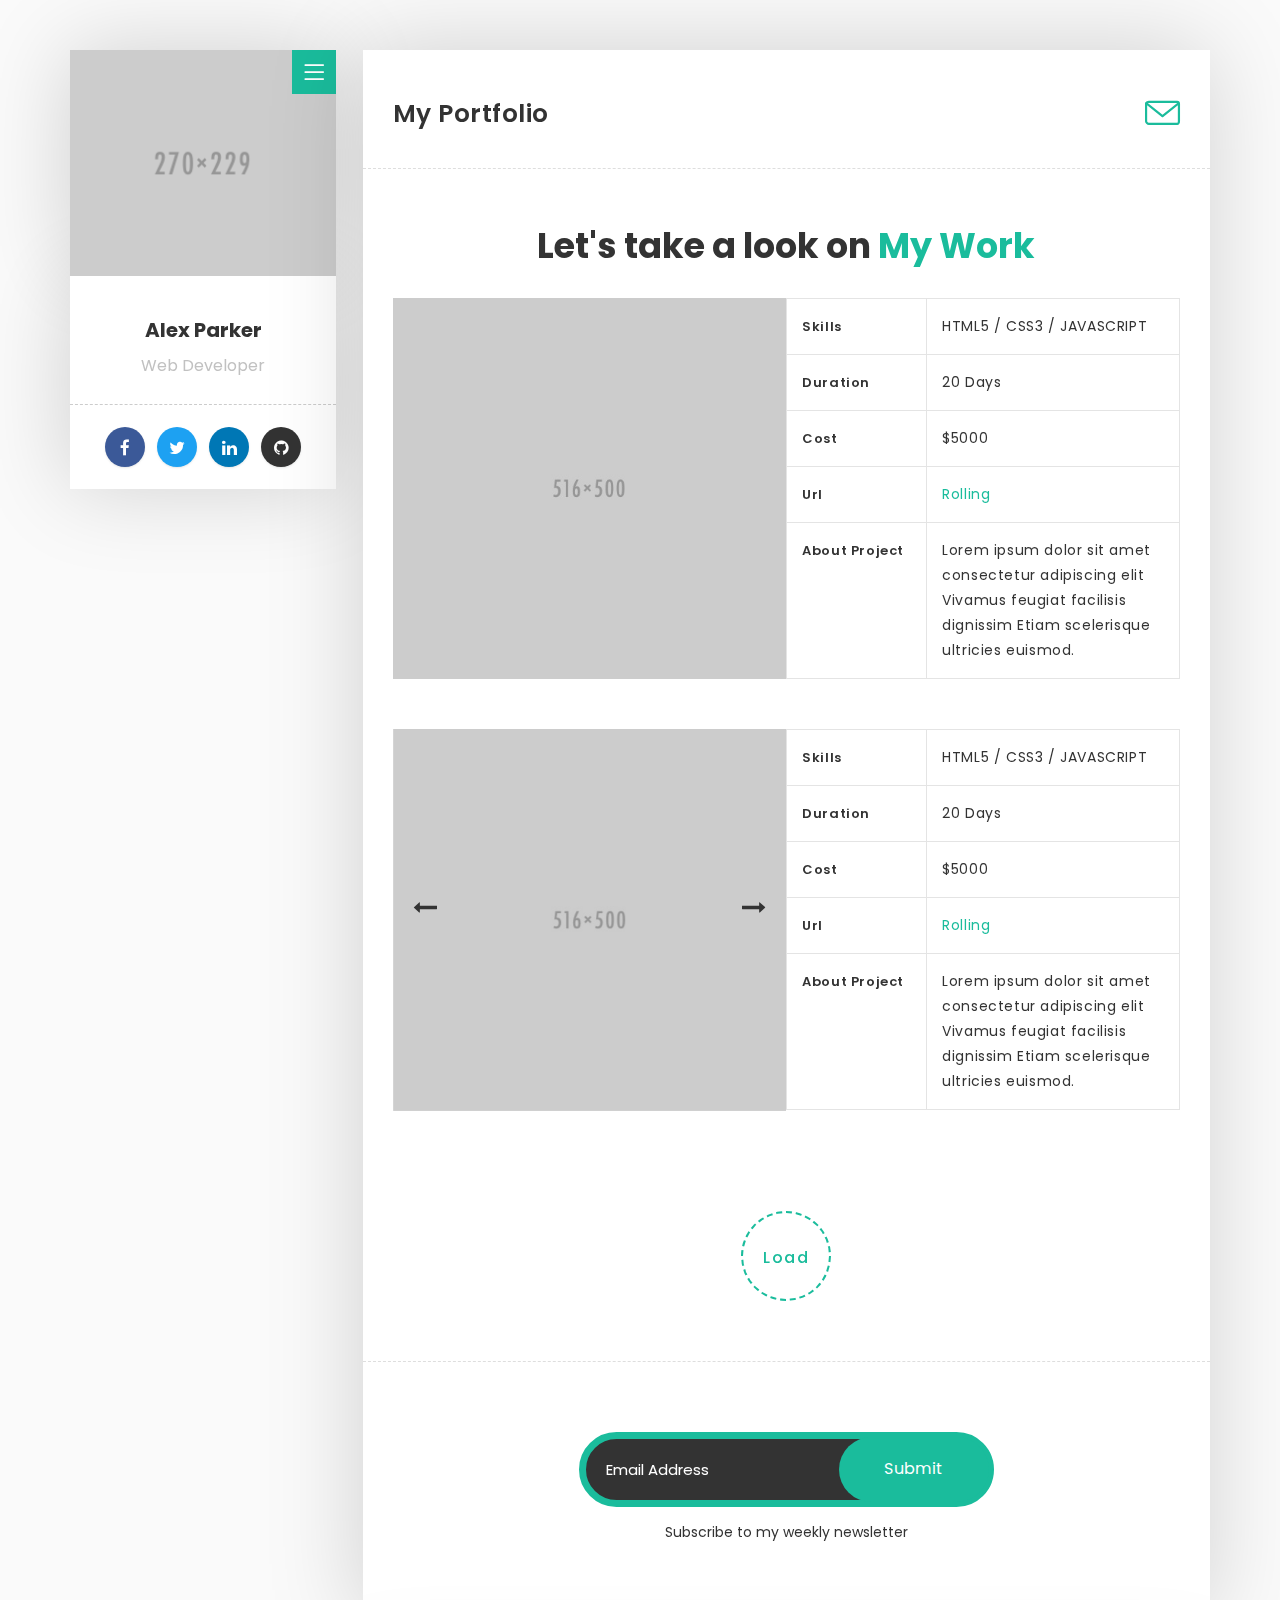
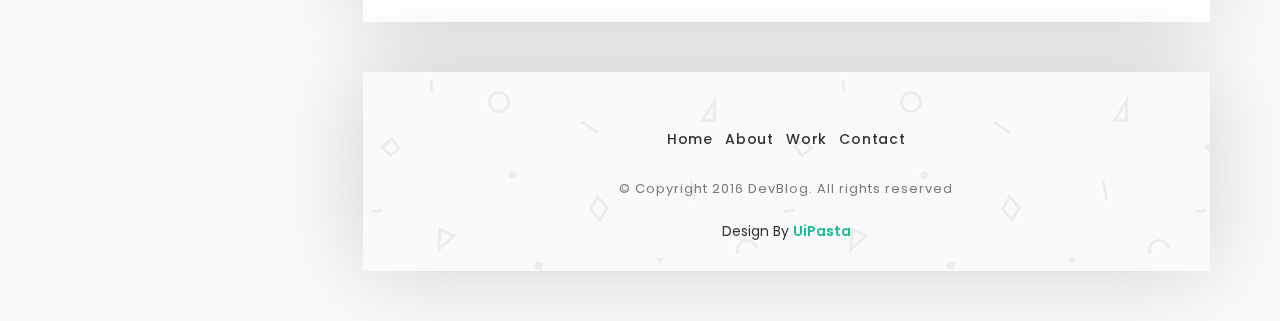
<file: DevBlog - Personal Blog Template/DevBlog/work.html>
﻿<!DOCTYPE html>
<html lang="en">

  <head>
    
    <!-- Meta Tag -->
    <meta charset="UTF-8">
    <meta name="viewport" content="width=device-width, initial-scale=1.0">
    <meta http-equiv="X-UA-Compatible" content="IE=edge">
    
    <!-- SEO -->
    <meta name="description" content="150 words">
    <meta name="author" content="uipasta">
    <meta name="url" content="http://www.yourdomainname.com">
    <meta name="copyright" content="company name">
    <meta name="robots" content="index,follow">
    
    
    <title>DevBlog - Personal Blog Template</title>
    
    <!-- Favicon -->
    <link rel="shortcut icon" href="images/favicon/favicon.ico">
    <link rel="apple-touch-icon" sizes="144x144" type="image/x-icon" href="images/favicon/apple-touch-icon.png">
    
    <!-- All CSS Plugins -->
    <link rel="stylesheet" type="text/css" href="css/plugin.css">
    
    <!-- Main CSS Stylesheet -->
    <link rel="stylesheet" type="text/css" href="css/style.css">
    
    <!-- Google Web Fonts  -->
    <link rel="stylesheet" href="https://fonts.googleapis.com/css?family=Poppins:400,300,500,600,700">
    
    
    <!-- HTML5 shiv and Respond.js support IE8 or Older for HTML5 elements and media queries -->
    <!--[if lt IE 9]>
	   <script src="https://oss.maxcdn.com/html5shiv/3.7.3/html5shiv.min.js"></script>
	   <script src="https://oss.maxcdn.com/respond/1.4.2/respond.min.js"></script>
    <![endif]-->
    

  </head>

 <body>

	
     
	 <!-- Preloader Start -->
     <div class="preloader">
	   <div class="rounder"></div>
      </div>
      <!-- Preloader End -->
      
      
    
    
    <div id="main">
        <div class="container">
            <div class="row">
            	
               
                 
                 <!-- About Me (Left Sidebar) Start -->
                 <div class="col-md-3">
                   <div class="about-fixed">
                    
                     <div class="my-pic">
                        <img src="images/pic/my-pic.png" alt="">
                        <a href="javascript:void(0)" class="collapsed" data-target="#menu" data-toggle="collapse"><i class="icon-menu menu"></i></a>
                         <div id="menu" class="collapse">
                           <ul class="menu-link">
                               <li><a href="about.html">About</a></li>
                               <li><a href="work.html">Work</a></li>
                               <li><a href="contact.html">Contact</a></li>
                            </ul>
                         </div>
                        </div>
                      
                      
                      
                      <div class="my-detail">
                    	
                        <div class="white-spacing">
                            <h1>Alex Parker</h1>
                            <span>Web Developer</span>
                        </div> 
                       
                       <ul class="social-icon">
                         <li><a href="#" target="_blank" class="facebook"><i class="fa fa-facebook"></i></a></li>
                         <li><a href="#" target="_blank" class="twitter"><i class="fa fa-twitter"></i></a></li>
                         <li><a href="#" target="_blank" class="linkedin"><i class="fa fa-linkedin"></i></a></li>
                         <li><a href="#" target="_blank" class="github"><i class="fa fa-github"></i></a></li>
                        </ul>

                    </div>
                  </div>
                </div>
                <!-- About Me (Left Sidebar) End -->
                
                
                
                
                 
                 <!-- Portfolio (Right Sidebar) Start -->
                 <div class="col-md-9">
                    <div class="col-md-12 page-body">
                    	<div class="row">
                    		
                            
                            <div class="sub-title">
                           		<h2>My Portfolio</h2>
                                <a href="contact.html"><i class="icon-envelope"></i></a>
                             </div>
                            
                            
                            <div class="col-md-12 content-page">
                              <div class="col-md-12 blog-post">
                            	
                                
                                <!-- Intro Start -->
                                <div class="post-title margin-bottom-30">
                                    <h1>Let's take a look on <span class="main-color">My Work</span></h1>
                                   </div>
                                   <!-- Intro End -->
                                   
                                   
                                   
                                   
                             <!-- Portfolio Start -->
                             <div>
                          
                               
                               <!-- Portfolio Detail Start -->
                               <div class="row portfolio">
                                 <div class="col-sm-6 custom-pad-1">
                                     <img src="images/portfolio/1.jpg" class="img-responsive" alt="">
                                  </div>
                
                         
                                 <div class="col-sm-6 custom-pad-2">
                                   <div class="table-responsive">
                                    <table class="table table-bordered">
						             <tbody>
							     
                                     <tr>
								      <td><b>Skills</b></td>
								      <td>HTML5 / CSS3 / JAVASCRIPT</td>
							         </tr>
                                  
                                     <tr>
								      <td><b>Duration</b></td>
								      <td>20 Days</td>
							         </tr>
							
                                     <tr>
								      <td><b>Cost</b></td>
								      <td>$5000</td>
							         </tr>
                            
                                     <tr>
								      <td><b>Url</b></td>
								      <td><a href="http://www.uipasta.com" title="uipasta">Rolling</a></td>
							         </tr>
                            
                                     <tr>
								      <td><b>About Project</b></td>
								      <td>Lorem ipsum dolor sit amet consectetur adipiscing elit Vivamus feugiat facilisis dignissim Etiam scelerisque ultricies euismod.</td>
							         </tr>
						          </tbody>
					            </table>

                              </div>
                            </div>
                           </div>
                           <!-- Portfolio Detail End -->
                           
                          
                               
                               <!-- Portfolio Detail Start -->
                               <div class="row portfolio">
                                 <div class="col-sm-6 custom-pad-1">
                                   <div class="image-carousel">
                                     <img src="images/portfolio/2.jpg" class="img-responsive" alt="">
                                     <img src="images/portfolio/3.jpg" class="img-responsive" alt="">
                                    </div>
                                  </div>
                
                         
                                 <div class="col-sm-6 custom-pad-2">
                                   <div class="table-responsive">
                                    <table class="table table-bordered">
						             <tbody>
							     
                                     <tr>
								      <td><b>Skills</b></td>
								      <td>HTML5 / CSS3 / JAVASCRIPT</td>
							         </tr>
                                  
                                     <tr>
								      <td><b>Duration</b></td>
								      <td>20 Days</td>
							         </tr>
							
                                     <tr>
								      <td><b>Cost</b></td>
								      <td>$5000</td>
							         </tr>
                            
                                     <tr>
								      <td><b>Url</b></td>
								      <td><a href="http://www.uipasta.com" title="uipasta">Rolling</a></td>
							         </tr>
                            
                                     <tr>
								      <td><b>About Project</b></td>
								      <td>Lorem ipsum dolor sit amet consectetur adipiscing elit Vivamus feugiat facilisis dignissim Etiam scelerisque ultricies euismod.</td>
							         </tr>
						          </tbody>
					            </table>

                              </div>
                            </div>
                           </div>
                           <!-- Portfolio Detail End -->
                           
                           
                               
                               <!-- Portfolio Detail Start -->
                               <div class="row portfolio">
                                 <div class="col-sm-6 custom-pad-1">
                                     <img src="images/portfolio/4.jpg" class="img-responsive" alt="">
                                  </div>
                
                         
                                 <div class="col-sm-6 custom-pad-2">
                                   <div class="table-responsive">
                                    <table class="table table-bordered">
						             <tbody>
							     
                                     <tr>
								      <td><b>Skills</b></td>
								      <td>HTML5 / CSS3 / JAVASCRIPT</td>
							         </tr>
                                  
                                     <tr>
								      <td><b>Duration</b></td>
								      <td>20 Days</td>
							         </tr>
							
                                     <tr>
								      <td><b>Cost</b></td>
								      <td>$5000</td>
							         </tr>
                            
                                     <tr>
								      <td><b>Url</b></td>
								      <td><a href="http://www.uipasta.com" title="uipasta">Rolling</a></td>
							         </tr>
                            
                                     <tr>
								      <td><b>About Project</b></td>
								      <td>Lorem ipsum dolor sit amet consectetur adipiscing elit Vivamus feugiat facilisis dignissim Etiam scelerisque ultricies euismod.</td>
							         </tr>
						          </tbody>
					            </table>

                              </div>
                            </div>
                           </div>
                           <!-- Portfolio Detail End -->
                           
                           
                           
                               <!-- Portfolio Detail Start -->
                               <div class="row portfolio">
                                 <div class="col-sm-6 custom-pad-1">
                                     <img src="images/portfolio/6.jpg" class="img-responsive" alt="">
                                  </div>
                
                         
                                 <div class="col-sm-6 custom-pad-2">
                                   <div class="table-responsive">
                                    <table class="table table-bordered">
						             <tbody>
							     
                                     <tr>
								      <td><b>Skills</b></td>
								      <td>HTML5 / CSS3 / JAVASCRIPT</td>
							         </tr>
                                  
                                     <tr>
								      <td><b>Duration</b></td>
								      <td>20 Days</td>
							         </tr>
							
                                     <tr>
								      <td><b>Cost</b></td>
								      <td>$5000</td>
							         </tr>
                            
                                     <tr>
								      <td><b>Url</b></td>
								      <td><a href="http://www.uipasta.com" title="uipasta">Rolling</a></td>
							         </tr>
                            
                                     <tr>
								      <td><b>About Project</b></td>
								      <td>Lorem ipsum dolor sit amet consectetur adipiscing elit Vivamus feugiat facilisis dignissim Etiam scelerisque ultricies euismod.</td>
							         </tr>
						          </tbody>
					            </table>

                              </div>
                            </div>
                           </div> 
                           <!-- Portfolio Detail End -->
                          
                         </div>
                         <!-- Portfolio End -->
                                   
                                 
                             </div>  
                                
                               <div class="col-md-12 text-center">
                                 <a href="javascript:void(0)" id="load-more-portfolio" class="load-more-button">Load</a>
                                 <div id="portfolio-end-message"></div>
                                </div>
                                  
                             </div>
                              
                         </div>
                         
                        
                        
                        <!-- Subscribe Form Start -->
                        <div class="col-md-8 col-md-offset-2">
                           <form id="mc-form" method="post" action="http://uipasta.us14.list-manage.com/subscribe/post?u=854825d502cdc101233c08a21&amp;id=86e84d44b7">
								
						  <div class="subscribe-form margin-top-20">
							 <input id="mc-email" type="email" placeholder="Email Address" class="text-input">
							  <button class="submit-btn" type="submit">Submit</button>
								</div>
                                <p>Subscribe to my weekly newsletter</p>
								<label for="mc-email" class="mc-label"></label>
							  </form>
                             
                           </div>
                           <!-- Subscribe Form End -->
                           
                           
                         </div>
                     
                     
                       
                       <!-- Footer Start -->
                       <div class="col-md-12 page-body margin-top-50 footer">
                          <footer>
                          <ul class="menu-link">
                               <li><a href="index.html">Home</a></li>
                               <li><a href="about.html">About</a></li>
                               <li><a href="work.html">Work</a></li>
                               <li><a href="contact.html">Contact</a></li>
                            </ul>
                            
                          <p>© Copyright 2016 DevBlog. All rights reserved</p>
						  
						  
						  <!-- UiPasta Credit Start -->
                          <div class="uipasta-credit">Design By <a href="http://www.uipasta.com" target="_blank">UiPasta</a></div>
                          <!-- UiPasta Credit End -->
						  
                           
                         </footer>
                       </div>
                       <!-- Footer End -->
                     
                     
                  </div>
                  <!-- Portfolio (Right Sidebar) End -->
                
            </div>
         </div>
      </div>
    
      
    
    
    
    <!-- Back to Top Start -->
    <a href="#" class="scroll-to-top"><i class="fa fa-long-arrow-up"></i></a>
    <!-- Back to Top End -->
    
    
    <!-- All Javascript Plugins  -->
    <script type="text/javascript" src="js/jquery.min.js"></script>
    <script type="text/javascript" src="js/plugin.js"></script>
    
    <!-- Main Javascript File  -->
    <script type="text/javascript" src="js/scripts.js"></script>

    
   </body>
 </html>
</file>
<file: DevBlog - Personal Blog Template/DevBlog/css/style.css>
/*
   
    Template Name : DevBlog - Personal Blog Template
    Author : UiPasta Team
    Website : http://www.uipasta.com/
    Support : http://www.uipasta.com/support/
	
	
*/



/*
   
   Table Of Content
   
   1. Global Style
   2. Preloader
   3. Menu
   4. About Me (Left Sidebar)
   5. About Me Page
   6. My Portfolio
   7. Owl Carousel Navigation
   8. Contact Me
   9. Testimonials
  10. Blog Post & Single Blog Page
  11. Video Tutorials
  12. Blockquote
  13. List
  14. Image Popup
  15. End Box (Popup When Scroll Down)
  16. About Author Box
  17. You May Also Like
  18. Comment
  19. Load More Button
  20. Subscribe Form
  21. Footer
  22. Socials Icons
  23. Syntax Highlighter
  24. Scroll To Top
  25. Responsive
  26. Useful Classes ( Such as : Margin, Padding, colors  "This classes will be helpful for you during designing/development time.")
  27. UiPasta Credit
 

*/



/* Global Style */


body {
    font-family: "Poppins", sans-serif;
    background: #fafafa !important;
}
	
html {
    position: relative;
    min-height: 100%;
}

::selection {
    background-color: #1abc9c;
    color: #ffffff;
}

::-moz-selection {
    background-color: #1abc9c;
    color: #ffffff;
}

a {
    text-decoration: none !important;
    color: #1abc9c;
}

a:hover,
a:focus,
a:active {
    text-decoration: none;
    outline: none;
    color: #333333;
}

b {
    font-weight: 600;
    color: #333333;
}

p {
    font-size: 14px;
    font-family: "Poppins", sans-serif;
}

button {
    background-color: transparent;
}

*:focus {
    outline: 0;
}

#main {
    margin: 50px 0;
}

.main-color {
    color: #1abc9c;
}

.page-body {
    background: #ffffff;
    box-shadow: -2px -1px 88px 0px rgba(0,0,0,0.17);
}

.sub-title {
    padding: 30px;
}

.sub-title h2 {
    display: inline-block;
    font-size: 25px;
    letter-spacing: 0.5px;
    font-weight: 600;

}

.sub-title i {
    float: right;
    font-size: 35px;
    margin-top: 15px;
}

.content-page {
    padding-top: 30px;
    padding-bottom: 60px;
    border-top: 1px dashed #dedede;
    border-bottom: 1px dashed #dedede;
}

.grabbing {
    cursor: url(../images/owl-carousel/grabbing.png) 8 8, move;
}

.button {
    border: none;
    font-family: inherit;
    font-size: 16px;
    color: inherit;
    background: none;
    cursor: pointer;
    padding: 10px 60px;
    padding-left: 0px;
    display: inline-block;
    margin: 8px 30px;
    margin-left: 5px;
    letter-spacing: 1px;
    font-weight: 600;
    outline: none;
    position: relative;
   -webkit-transition: all 0.3s;
   -moz-transition: all 0.3s;
    transition: all 0.3s;
}

.button:after {
    content: '';
    position: absolute;
    z-index: -1;
   -webkit-transition: all 0.3s;
   -moz-transition: all 0.3s;
    transition: all 0.3s;
}


.button:before {
    font-family: 'FontAwesome';
    speak: none;
    font-style: normal;
    font-weight: normal;
    font-variant: normal;
    text-transform: none;
    line-height: 1;
    position: relative;
   -webkit-font-smoothing: antialiased;
}

.button-style {
    color: #1abc9c;
    overflow: hidden;
}

.button-style:before {
    position: absolute;
    font-size: 27px;
    line-height: 38px;
    color: #1abc9c;
   -webkit-transition: all 0.3s;
   -moz-transition: all 0.3s;
    transition: all 0.3s;
}

.button-style:active:before {
    color: #1abc9c;
}

.button-anim:before {
    left: 60%;
    opacity: 0;
    top: 0;
}

.button-anim:hover:before {
    left: 75%;
    opacity: 1;
}



/* Preloader */

.preloader {
    background: #ffffff;
    bottom: 0;
    left: 0;
    position: fixed;
    right: 0;
    top: 0;
    z-index: 99999;
}

.rounder {
    width: 60px;
    height: 60px;
    position: absolute;
    top: 50%;
    left: 50%;
    margin: -26px 0 0 -26px;
    font-size: 10px;
    border-right: 5px solid #333333;
    border-left: 5px solid #1abc9c;
    border-radius: 50%;
    -webkit-animation: spinner 700ms infinite linear;
    animation: spinner 700ms infinite linear;
    z-index: 10000;
}

@-webkit-keyframes spinner {
    0% {
        -webkit-transform: rotate(0deg);
        transform: rotate(0deg);
    }
    100% {
        -webkit-transform: rotate(360deg);
        transform: rotate(360deg);
    }
}

@keyframes spinner {
    0% {
        -webkit-transform: rotate(0deg);
        transform: rotate(0deg);
    }
    100% {
        -webkit-transform: rotate(360deg);
        transform: rotate(360deg);
    }
}



/* Menu */

.menu {
    position: absolute;
    right: 0px;
    top: 0px;
    font-size: 20px;
    color: #fff;
    background: #1abc9c;
    padding: 12px;
}

.menu-link {
    list-style: none;
    padding: 25px;
    margin: 0;
    text-align: center;
}

.menu-link:before,
.menu-link:after {
    content: " ";
    display: table;
}

.menu-link:after {
    clear: both;
}

.menu-link li {
    display: inline-block;
    margin: 2px 4px;
}

.menu-link li a {
    display: block;
    color: #333333;
    text-align: center;
    font-size: 13px;
    transition: all 0.3s ease-in-out;
}

.menu-link li a:hover {
    color: #1abc9c;
}



/* About Me (Left Sidebar) */	

.about-fixed {
    position: fixed;
    width: 20.8%;
}

.my-pic {
    width: 100%;
    box-shadow: -2px -1px 88px 0px rgba(0,0,0,0.17);
}

.my-pic img {
    width: 100%;
}

.my-detail {
    text-align: center;
    margin-bottom: 30px;
    background: #ffffff;
    box-shadow: -2px -1px 88px 0px rgba(0,0,0,0.17);
}

.my-detail .white-spacing {
    padding: 23px 0;
    border-bottom: 1px dashed #cccccc;
}

.my-detail h1 {
    font-size: 20px;
    font-weight: 700;
}

.my-detail span {
    color: #c1c1c1;
    font-weight: 400;
    line-height: 30px;
    font-size: 16px;
}



/* About Me Page */

.knowledge {
    list-style: none;
    padding: 2px;
    margin: 0;
    padding-left: 0px;
}

.knowledge:before,
.knowledge:after {
    content: " ";
    display: table;
}

.knowledge:after {
    clear: both;
}

.knowledge li {
    display: inline-block;
    color: #ffffff;
    margin: 4px 4px;
    padding: 10px 20px;
    font-size: 12px;
    letter-spacing: 0.6px;
    margin-left: 0px;
    border-radius: 4px;
    cursor: default;
}



/* My Portfolio */

div.portfolio {
    display: none;
    margin-bottom: 50px;
}

.portfolio img {
    width: 100%;
}

.custom-pad-1 {
    padding-right: 0px;
}

.custom-pad-2 {
    padding-left: 0px;
}

.table {
    margin-bottom: 0px;
}

.table > tbody > tr > td {
    padding: 15px;
    line-height: 25px;
    letter-spacing: 0.6px;
    border: 1px solid #e4e4e4;
}

.table tr > td {
    padding: 11px 13px;
}

tr:nth-child(1) > td {
    border-top:0px;
}

tr > td:nth-child(1){
    background-color: #ffffff;
    font-weight: 500;
    font-size: 13px;
    color: #888888;
    width: 140px;
}

tr > td:nth-child(2) {
    font-weight: 400;
}



/* Owl Carousel Navigation */

.owl-navi {
    color: #333333;
}

.owl-theme .owl-controls .owl-buttons div {
    display: inline-block;
    zoom: 1;
    margin: 5px;
    margin-top: -32px;
    padding: 7px 13px;
    background-color: transparent;
    opacity: 1;
}

.owl-theme .owl-controls {
    margin-top: 0px;
}

.owl-prev, .owl-next {
    position: absolute;
    top: 50%;
    padding: 5px;
    margin: 0;
    z-index: 100;
    cursor: pointer;
}

.owl-prev {
    left: 2px;
}

.owl-next {
    right: 2px;
}



/* Contact Me */

.contact-us-detail {
    margin-top: 10px;
}

.contact-us-detail i {
    font-size: 30px;
    line-height: 50px;
}

.contact-us-detail a {
    color: #333333;
}

.contact-us-detail a:hover {
    color: #333333;
}

.form-group {
    margin-bottom: 25px;
}

.form-control {
	border: 2px solid transparent;
	height: 50px;
	border-radius: 2px; -webkit-border-radius: 2px; -moz-border-radius: 2px; -ms-border-radius: 2px; -o-border-radius: 2px;
	-webkit-box-shadow: 0 1px 4px 0 rgba(0, 0, 0, 0.14);
	   -moz-box-shadow: 0 1px 4px 0 rgba(0, 0, 0, 0.14);
	    -ms-box-shadow: 0 1px 4px 0 rgba(0, 0, 0, 0.14);
		 -o-box-shadow: 0 1px 4px 0 rgba(0, 0, 0, 0.14);
			box-shadow: 0 1px 4px 0 rgba(0, 0, 0, 0.14);
	-webkit-transition:all 150ms ease-in-out 0s;
	   -moz-transition:all 150ms ease-in-out 0s;
	    -ms-transition:all 150ms ease-in-out 0s;
	     -o-transition:all 150ms ease-in-out 0s;
		    transition:all 150ms ease-in-out 0s;
}
.form-control:focus {
	border-color: #171717;
	-webkit-box-shadow: none;
	   -moz-box-shadow: none;
	    -ms-box-shadow: none;
		 -o-box-shadow: none;
			box-shadow: none;
}

.form-control:focus {
    border-color: #1abc9c;
    border-width: 2px;
}



/* Testimonials */

.testimonial-content {
    background: #333333;
    padding: 20px 30px;
    position: relative;
    margin-top: 40px;
}

.testimonial-content:after {
    content: "";
    bottom: -15px;
    left: 60px;
    position: absolute;
    width: 0;
    height: 0;
    border-top: 15px solid #333333;
    border-left: 10px solid transparent;
    border-right: 10px solid transparent;
}

.testimonial-content p {
    color: #ffffff !important;
    font-size: 13px !important;
}

.testimonial-client img {
    border: 1px dashed #333333;
    border-radius: 50%;
    width: 90px;
}

.client-thumb, .client-text {
    display: inline-block;
    vertical-align: middle;
}

.client-thumb {
    margin-right: 15px;
}

.testimonial-client-info {
    padding-left: 30px;
    margin-top: 30px;
}

.client-name {
    font-size: 16px;
    font-weight: 600;
    margin-bottom: 3px;
}



/* Blog Post & Single Blog Page */

div.blog-post {
    display: none;
    margin-bottom: 50px;
}

.blog-post .post-image img {
    width: 100%;
}

.blog-post .post-image p {
    text-align: center;
    font-size: 14px;
    margin-top: 10px;
}

.blog-post .post-image a {
    font-weight: 600;
}

.post-title{
    text-align: center;
}

.blog-post .post-title h1 {
    color: #333333;
    font-size: 35px;
    line-height: 45px;
    font-weight: 700;
    margin-top: 24px;
}

.blog-post .post-title h2 {
    font-size: 25px;
    line-height: 35px;
    font-weight: 600;
    letter-spacing: 0.5px;
}

.blog-post .post-info {
    font-size: 14px;
    line-height: 30px;
    font-weight: 500;
    padding: 10px 0;
    color: #8c8c8c;
}

.blog-post p {
    font-size: 16px;
    line-height: 30px;
    color: #696868;
    font-weight: 300;
    letter-spacing: 0.8px;
    font-family: "Poppins", sans-serif;
}



/* Video Tutorial */

.video-box {
    background: #333333;
    width: 70%;
    margin: 0 auto;
    height: 100%;
    box-shadow: 0px 7px 13px 0px rgba(2, 2, 2, 0.56);
}

.video-tutorial {
    position: relative;
}

.video-tutorial .video-popup:after {
    content: '\e071';
    font-family: 'simple-line-icons';
    display: block;
    color: #1abc9c;
    font-size: 65px;
    font-weight: 600;
    z-index: 1;
    position: absolute;
    top: 50%;
    left: 50%;
    -webkit-transform: translate(-50%, -50%);
    -moz-transform: translate(-50%, -50%);
    transform: translate(-50%, -50%);
    opacity: .9;
    -webkit-transition: all 0.3s ease-in-out;
    -moz-transition: all 0.3s ease-in-out;
    transition: all 0.3s ease-in-out;
}

.video-tutorial:hover .video-popup:after {
    font-size: 85px;
    opacity: .8;
}

.video-tutorial img {
    width: 100%;
    height: 100%;
    object-fit: cover;
    opacity: .5;
    user-drag: none;
   -webkit-user-drag: none;
   -webkit-user-select: none;
   -moz-user-select: none;
}

.video-box p {
    text-align: center;
    font-size: 14px;
    color: #ffffff;
    margin-top: 10px;
    padding: 0px 15px;
}



/* Blockquote */

.post-quote {
    background: #1abc9c;
    color: #f6f8f8;
    width: 70%;
    border-radius: 50px;
    margin: 0 auto;
    text-align: center;
}

.post-quote blockquote {
    margin: 0;
    padding: 40px;
    font-style: italic;
    font-size: 15px;
    line-height: 30px;
    border: 0;
}

.post-quote blockquote:after {
    content: '\f10e';
    font-family: 'fontawesome';
    display: inline-block;
    float: right;
    color: #333333;
    font-size: 35px;
    position: relative;
    right: 0px;
    top: -15px;
    font-style: normal;
    opacity: .2;
}

blockquote {
    font-style: italic;
    border-left: 5px solid #1abc9c;
}



/* List */

.list ul {
    margin-top: 15px;
}

.list li {
    font-size: 18px;
    color: #333333;
    font-weight: 400;
    margin-bottom: 10px;
}

.list-style li {
    list-style-type: decimal;
}

.list-style-2 li {
    list-style-type: circle;
}



/* Image Popup */

.image-popup {
    cursor: cell;
}



/* End Box (Popup When Scroll Down) */

.endpage-box {
    position: fixed;
    bottom: 10px;
    right: 0px;
    left: 61px;
    background: #ffffff;
    width: 263px;
    padding: 25px;
    box-shadow: -2px -1px 88px 0px rgba(0,0,0,0.17);
   -webkit-box-shadow: -2px -1px 88px 0px rgba(0,0,0,0.17);
    
}

.endpage-box h4 {
    color: #333333;
    font-weight: 600;
}

.endpage-box a {
    color: #333333;
}

.endpage-box a:hover {
    color: #1abc9c;
}

#endpage-box {
    display: none !important;
}



/* About Author Box */

.about-author {
    background: #fafafa;
    width: 100%;
    padding: 35px 25px;
    box-shadow: 0px 1px 2px 0px rgba(78, 78, 78, 0.45);
}

.about-author .picture {
    float: left;
    height: 75px;
    width: 75px;
    overflow: hidden;
    border-radius: 100%;
    background-color: #333333;
}

.about-author .c-padding {
    padding: 0px 0px 0px 100px;
}

.about-author h3 {
    font-size: 20px;
    line-height: 30px;
    margin: 0px 0px 10px 0px;
}



/* You May Also Like */

.you-may-also-like {
}

.you-may-also-like h3 {
    font-size: 25px;
    line-height: 35px;
    font-weight: 600;
    color: #1abc9c;
    margin-bottom: 25px;
    letter-spacing: 0.5px;
}

.you-may-also-like p {
    font-size: 18px;
    line-height: 28px;
    padding: 20px;
    border-radius: 4px;
    border: 1px dashed #1abc9c;
    font-weight: 400;
}
	



/* Comment */

.comment {
}

.comment h3 {
    font-size: 25px;
    line-height: 35px;
    font-weight: 600;
    color: #1abc9c;
    margin-bottom: 35px;
    letter-spacing: 0.5px;
}



/* Load More Button */

.load-more-button {
    width: 90px;
    height: 90px;
    border-radius: 50%;
    border: 2px dashed #1abc9c;
    line-height: 90px;
    display: block;
    font-size: 16px;
    letter-spacing: 1.5px;
    margin: 0 auto;
    font-weight: 500;
    transition: all 0.3s ease-in-out;
}

.load-more-button:hover {
    background-color: #1abc9c;
    color: #ffffff;
    box-shadow: 0px 7px 9px #696969;
}

.end {
    width: 90px;
    height: 90px;
    border-radius: 50%;
    border: 2px dashed #1abc9c;
    line-height: 90px;
    display: block;
    font-size: 16px;
    letter-spacing: 1.5px;
    margin: 0 auto;
    font-weight: 500;
}



/* Subscribe Form */

#mc-form {
	text-align: center;
	padding: 50px;
}

.mc-label {
	font-weight: 400;
}

.subscribe-form {
	margin-bottom: 15px;
	position: relative;
}

.subscribe-form .text-input {
	padding: 20px;
	border-radius: 50px;
	border: solid 7px #1abc9c;
	background: #333333;
	color: #ffffff;
	width: 100%;
	font-size: 15px;
	outline: none;
}

.subscribe-form .text-input::-webkit-input-placeholder {
	color: #ffffff;
	opacity: 1;
}

.subscribe-form .text-input:-moz-placeholder {
	color: #ffffff;
	opacity: 1;
}

.subscribe-form .text-input::-moz-placeholder {
	color: #ffffff;
	opacity: 1;
}

.subscribe-form .text-input:-ms-input-placeholder {
	color: #ffffff;
	opacity: 1;
}

.subscribe-form .text-input:focus::-webkit-input-placeholder {
	opacity: .5;
}

.subscribe-form .text-input:focus:-moz-input-placeholder {
	opacity: .5;
}

.subscribe-form .text-input:focus::-moz-input-placeholder {
	opacity: .5;
}

.subscribe-form .text-input:focus:-ms-input-placeholder {
	opacity: .5;
}

.subscribe-form .submit-btn {
	position: absolute;
	font-size: 16px;
	letter-spacing: 0.7px;
	color: #FFF;
	background: #1abc9c;
	border: none;
	top: 5px;
	right: 5px;
	bottom: 5px;
	border-radius: 50px;
	width: 150px;
	text-align: center;
	outline: none;
}

.subscribe-form .submit-btn:active {
	opacity: .8;
}



/* Footer */

.footer {
    background: url(../images/bg/pattern-bg.png);
    background-repeat: repeat;
    text-align: center;
    padding: 30px 0;
    margin-top: 10px;
}

.footer p {
    color: #797878;
    font-size: 13px;
    line-height: 25px;
    padding: 0px 15px;
    letter-spacing: 1px;
}

.footer li a {
    font-size: 14px;
    font-weight: 500;
    letter-spacing: 0.8px;
}



/* Social Icons */

.social-icon {
  list-style: none;
  padding: 20px;
  margin: 0;
  text-align: center;
}

.social-icon:before,
.social-icon:after {
  content: " ";
  display: table;
}

.social-icon:after {
  clear: both;
}

.social-icon li {
  display: inline-block;
  margin: 2px 4px;
}

.social-icon li a {
  display: block;
  width: 40px;
  height: 40px;
  line-height: 42px;
  color: #fff;
  text-align: center;
  border: 0 none;
  border-radius: 50%;
  font-size: 17px;
  box-shadow: 0px 1px 2px 0px rgba(90, 91, 95, 0.15);
  transition: all 0.3s ease-in-out;
}

.social-icon li a:hover {
   box-shadow: 0px 8px 15px 0px rgba(90, 91, 95, 0.33);
}

.facebook {
   background-color: #3b5998;
}

.twitter {
   background-color: #1da1f2;
}

.google-plus {
   background-color: #dd4b39;
}

.instagram {
   background-color: #464545;
}

.linkedin {
   background-color: #0077b5;
}

.pinterest {
   background-color: #bd081c;
}

.youtube {
   background-color: #cd201f;
}

.vimeo {
   background-color: #1ab7ea;
}

.dribbble {
   background-color: #ea4c89;
}

.behance {
   background-color: #1769ff;
}

.flickr {
   background-color: #ff0084;
}

.tumblr {
   background-color: #35465c;
}

.foursquare {
   background-color: #f94877;
}

.github {
   background-color: #333333;
}

.skype {
   background-color: #00aff0;
}



/* Syntax Highlighter */

.syntaxhighlighter {
    overflow: hidden;
}

.syntaxhighlighter .toolbar .item.printSource {
    display: none !important;
}



/* Scroll To Top */

.scroll-to-top {
    display: none;
    font-size: 40px;
    color: #1abc9c;
    position: fixed;
    right: 20px;
    bottom: 50px;
    z-index: 999;
    transition: all 0.3s ease-in-out;
}

.scroll-to-top:hover,
.scroll-to-top:focus {
    color: #333333;
}



/* Responsive */

@media only screen and (max-width: 1199px) {
    .endpage-box {
       display: none !important;
    }
}


@media only screen and (min-width: 992px) and (max-width: 1199px) {
	
    #menu .menu-link li {
       margin: 2px 3px;
    }
	
    .my-detail h1 {
       font-size: 18px;
       font-weight: 600;
    }
	
    .my-detail span {
       font-size: 15px;
       line-height: 29px;
    }
	
    .social-icon li a {
       width: 30px;
       height: 30px;
       line-height: 33px;
       font-size: 13px;
    }
	
    .social-icon li {
       margin: 2px 2px;
    }
	
    .post-quote {
       width: 90%;
    }
	
    .subscribe-form .text-input {
       font-size: 14px;
    }
	
    .subscribe-form .submit-btn {
       font-size: 14px;
       width: 100px;
    }
}


@media only screen and (max-width: 991px) {
	
    .about-fixed {
       position: inherit;
       width: auto;
    }
	
    .post-quote {
       width: 90%;
    }
}



@media only screen and (max-width: 767px) {
     
    .video-tutorial {
       width: 100%;
    }
	
    .custom-pad-1 {
       padding-right: 15px;
    }

    .custom-pad-2 {
       padding-left: 15px;
    }
}


@media only screen and (max-width: 570px) {
	
    .subscribe-form .text-input {
       font-size: 12px;
    }
	
    .subscribe-form .submit-btn {
       font-size: 13px;
       width: 90px;
    }
}


@media only screen and (max-width:479px) {
	
    #main {
       margin: 15px 0;
     }
	
    .sub-title {
       border-bottom: 1px dashed #cccccc;
       padding: 30px;
       display: inline-block;
       text-align: left;
       width: 100%;
     }
}


@media only screen and (max-width:435px) {
	
    b {
       font-weight: 500;
    }
	
    .my-detail h1 {
       font-size: 18px;
       font-weight: 600;
    }
	
    .my-detail span {
       font-size: 15px;
       line-height: 29px;
    }
	
    .blog-post .post-title h1 {
       font-size: 22px;
       line-height: 32px;
       font-weight: 600;
    }

    .blog-post .post-title h2 {
       font-size: 18px;
       line-height: 28px;
       font-weight: 500;
    }

    .blog-post .post-info {
       font-size: 13px;
       line-height: 29px;
       font-weight: 400;
    }

    .blog-post p {
       font-size: 14px;
       line-height: 28px;
       font-weight: 400;
    }
	
    .sub-title h2 {
       font-size: 20px;
       font-weight: 600;
    }

    .sub-title i {
       font-size: 25px;
       margin-top: 15px;
    }
	
    .blog-post .post-image p {
       font-size: 12px;
    }
	
    .video-box {
       width: 100%;
    }
	
    .video-tutorial .video-popup:after {
       font-size: 30px;
    }
	
    .video-tutorial:hover .video-popup:after {
       font-size: 45px;
    }
	
    .video-box p {
       font-size: 12px;
       line-height: 24px;
    }
	
    .post-quote {
       width: 100%;
    }
	
    .post-quote blockquote {
       padding: 40px 15px;
    }
	
    .list li {
       font-size: 14px;
    }
	
    .about-author .picture {
       float: none;
    }
	
    .about-author .c-padding {
       padding: 30px 0px;
    }
	
    .you-may-also-like h3 {
       font-size: 18px;
       line-height: 28px;
    }
	
    .comment h3 {
       font-size: 18px;
       line-height: 28px;
    }
	
    .social-icon li a {
       width: 30px;
       height: 30px;
       line-height: 32px;
       font-size: 14px;
    }
	
    .load-more-button {
       width: 70px;
       height: 70px;
       line-height: 70px;
       font-size: 12px;
    }
	
    .end {
       width: 70px;
       height: 70px;
       line-height: 70px;
       font-size: 12px;
    }
	
    .button {
       font-size: 13px;
       padding: 10px 0px;
       font-weight: 500;
    }
	
    .button-style:before {
       display: none;
    }
	
    #mc-form {
       padding: 50px 0px;
    }
	
    .subscribe-form .text-input {
       font-size: 11px;
    }
	
    .subscribe-form .submit-btn {
       font-size: 12px;
       width: 80px;
       position: inherit;
       padding: 12px;
       margin-bottom: 5px;
    }
	
    footer .menu-link a {
       margin: 4px 3px;
    }
	
    .scroll-to-top {
       font-size: 25px;
    }
}



/* Useful Classes */


/* Spacing ( with Margin and Padding ) */

/* Margin */

.margin-0 {
	margin: 0px !important;
}

/* Margin Top */

.margin-top-0 {
	margin-top: 0px !important;
}

.margin-top-10 {
	margin-top: 10px !important;
}

.margin-top-20 {
	margin-top: 20px !important;
}

.margin-top-30 {
	margin-top: 30px !important;
}

.margin-top-40 {
	margin-top: 40px !important;
}

.margin-top-50 {
	margin-top: 50px !important;
}

.margin-top-60 {
	margin-top: 60px !important;
}

.margin-top-70 {
	margin-top: 70px !important;
}

.margin-top-80 {
	margin-top: 80px !important;
}

.margin-top-90 {
	margin-top: 90px !important;
}

.margin-top-100 {
	margin-top: 100px !important;
}

.margin-top-120 {
	margin-top: 120px !important;
}

.margin-top-150 {
	margin-top: 150px !important;
}

.margin-top-200 {
	margin-top: 200px !important;
}


/* Margin Bottom */

.margin-bottom-0 {
	margin-bottom: 0px !important;
}

.margin-bottom-10 {
	margin-bottom: 10px !important;
}

.margin-bottom-20 {
	margin-bottom: 20px !important;
}

.margin-bottom-30 {
	margin-bottom: 30px !important;
}

.margin-bottom-40 {
	margin-bottom: 40px !important;
}

.margin-bottom-50 {
	margin-bottom: 50px !important;
}

.margin-bottom-60 {
	margin-bottom: 60px !important;
}

.margin-bottom-70 {
	margin-bottom: 70px !important;
}

.margin-bottom-80 {
	margin-bottom: 80px !important;
}

.margin-bottom-90 {
	margin-bottom: 90px !important;
}

.margin-bottom-100 {
	margin-bottom: 100px !important;
}

.margin-bottom-120 {
	margin-bottom: 120px !important;
}

.margin-bottom-150 {
	margin-bottom: 150px !important;
}

.margin-bottom-200 {
	margin-bottom: 200px !important;
}



/* Padding */

.padding-0 {
	padding: 0px !important;
}


/* Padding Top */

.padding-top-0 {
	padding-top: 0px !important;
}

.padding-top-10 {
	padding-top: 10px !important;
}

.padding-top-20 {
	padding-top: 20px !important;
}

.padding-top-30 {
	padding-top: 30px !important;
}

.padding-top-40 {
	padding-top: 40px !important;
}

.padding-top-50 {
	padding-top: 50px !important;
}

.padding-top-60 {
	padding-top: 60px !important;
}

.padding-top-70 {
	padding-top: 70px !important;
}

.padding-top-80 {
	padding-top: 80px !important;
}

.padding-top-90 {
	padding-top: 90px !important;
}

.padding-top-100 {
	padding-top: 100px !important;
}

.padding-top-120 {
	padding-top: 120px !important;
}

.padding-top-150 {
	padding-top: 150px !important;
}

.padding-top-200 {
	padding-top: 200px !important;
}


/* Padding Bottom */

.padding-bottom-0 {
	padding-bottom: 0px !important;
}

.padding-bottom-10 {
	padding-bottom: 10px !important;
}

.padding-bottom-20 {
	padding-bottom: 20px !important;
}

.padding-bottom-30 {
	padding-bottom: 30px !important;
}

.padding-bottom-40 {
	padding-bottom: 40px !important;
}

.padding-bottom-50 {
	padding-bottom: 50px !important;
}

.padding-bottom-60 {
	padding-bottom: 60px !important;
}

.padding-bottom-70 {
	padding-bottom: 70px !important;
}

.padding-bottom-80 {
	padding-bottom: 80px !important;
}

.padding-bottom-90 {
	padding-bottom: 90px !important;
}

.padding-bottom-100 {
	padding-bottom: 100px !important;
}

.padding-bottom-120 {
	padding-bottom: 120px !important;
}

.padding-bottom-150 {
	padding-bottom: 150px !important;
}

.padding-bottom-200 {
	padding-bottom: 200px !important;
}



/* Colors */

.color-1 {
	color: #f306a0;
}

.color-2 {
	color: #d60bfb;
}

.color-3 {
	color: #d8be10;
}

.color-4 {
	color: #0fd28a;
}

.color-5 {
	color: #f97400;
}

.color-6 {
	color: #08a6f3;
}



/* Background Color */

.bg-color-1 {
	background-color: #f306a0;
}

.bg-color-2 {
	background-color: #d60bfb;
}

.bg-color-3 {
	background-color: #d8be10;
}

.bg-color-4 {
	background-color: #0fd28a;
}

.bg-color-5 {
	background-color: #f97400;
}

.bg-color-6 {
	background-color: #08a6f3;
}



/* Tooltip Styles */

.tooltip-inner {
    padding: 10px 12px;
    min-width: 150px;
    width: 100%;
}

.tooltip.top {
    margin-top: -2px;
    font-size: 14px;
    font-family: "Poppins", sans-serif;
}

.tooltip.bottom {
    margin-top:15px;
    bottom: auto;
    left: auto;
    right: auto;
}

.tooltip.left {
    margin-right: 15px;
}

.tooltip.right {
    margin-left: 15px;
}

.tooltip-color .tooltip-inner {
    color: #fff;
}



/* UiPasta Credit */

.uipasta-credit {
    color: #333333;
    text-align: center;
    margin-top: 20px;
}

.uipasta-credit a {
    color: #1abc9c;
    font-weight: 600;
}

.uipasta-credit a:hover {
    color: #333333;
}
</file>
<file: DevBlog - Personal Blog Template/DevBlog/css/syntax/shCore.css>
/**
 * SyntaxHighlighter
 * http://alexgorbatchev.com/
 *
 * SyntaxHighlighter is donationware. If you are using it, please donate.
 * http://alexgorbatchev.com/wiki/SyntaxHighlighter:Donate
 *
 * @version
 * 2.1.382 (June 24 2010)
 * 
 * @copyright
 * Copyright (C) 2004-2009 Alex Gorbatchev.
 *
 * @license
 * This file is part of SyntaxHighlighter.
 * 
 * SyntaxHighlighter is free software: you can redistribute it and/or modify
 * it under the terms of the GNU Lesser General Public License as published by
 * the Free Software Foundation, either version 3 of the License, or
 * (at your option) any later version.
 * 
 * SyntaxHighlighter is distributed in the hope that it will be useful,
 * but WITHOUT ANY WARRANTY; without even the implied warranty of
 * MERCHANTABILITY or FITNESS FOR A PARTICULAR PURPOSE.  See the
 * GNU General Public License for more details.
 * 
 * You should have received a copy of the GNU General Public License
 * along with SyntaxHighlighter.  If not, see <http://www.gnu.org/copyleft/lesser.html>.
 */
.syntaxhighlighter,
.syntaxhighlighter div,
.syntaxhighlighter code,
.syntaxhighlighter table,
.syntaxhighlighter table td,
.syntaxhighlighter table tr,
.syntaxhighlighter table tbody
{
	margin: 0 !important;
	padding: 0 !important;
	border: 0 !important;
	outline: 0 !important;
	background: none !important;
	text-align: left !important;
	float: none !important;
	vertical-align: baseline !important;
	position: static !important;
	left: auto !important;
	top: auto !important;
	right: auto !important;
	bottom: auto !important;
	height: auto !important;
	width: auto !important;
	line-height: 1.1em !important;
	font-family: "Consolas", "Bitstream Vera Sans Mono", "Courier New", Courier, monospace !important;
	font-weight: normal !important;
	font-style: normal !important;
	font-size: 1em !important;
	min-height: inherit !important; /* For IE8, FF & WebKit */
	min-height: auto !important; /* For IE7 */
}

.syntaxhighlighter
{
	width: 99% !important; /* 99% fixes IE8 horizontal scrollbar */
	margin: 1em 0 1em 0 !important;
	padding: 1px !important; /* adds a little border on top and bottom */
	position: relative !important;
}

.syntaxhighlighter .bold 
{
	font-weight: bold !important;
}

.syntaxhighlighter .italic 
{
	font-style: italic !important;
}

.syntaxhighlighter .line
{
}

.syntaxhighlighter .no-wrap .line .content
{
	white-space: pre !important;
}

.syntaxhighlighter .line table 
{
	border-collapse: collapse !important;
}

.syntaxhighlighter .line td
{
	vertical-align: top !important;
}

.syntaxhighlighter .line .number
{
	width: 3em !important;
}

.syntaxhighlighter .line .number code
{
	width: 2.7em !important;
	padding-right: .3em !important;
	text-align: right !important;
	display: block !important;
}

.syntaxhighlighter .line .content
{
	padding-left: .5em !important;
}

.syntaxhighlighter .line .spaces
{
}

/* Disable border and margin on the lines when no gutter option is set */
.syntaxhighlighter.nogutter .line .content
{
	border-left: none !important;
}

.syntaxhighlighter .bar
{
	display: none !important;
}

.syntaxhighlighter .bar.show 
{
	display: block !important;
}

.syntaxhighlighter.collapsed .bar
{
	display: block !important;
}

/* Adjust some properties when collapsed */

.syntaxhighlighter.collapsed .lines
{
	display: none !important;
}

.syntaxhighlighter .lines.no-wrap
{
	overflow: auto !important;
	overflow-y: hidden !important;
}

/* Styles for the toolbar */

.syntaxhighlighter .toolbar
{
	position: absolute !important;
	right: 0px !important;
	top: 0px !important;
	font-size: 1px !important;
	padding: 8px 8px 8px 0 !important; /* in px because images don't scale with ems */
}

.syntaxhighlighter.collapsed .toolbar
{
	font-size: 80% !important;
	padding: .2em 0 .5em .5em !important;
	position: static !important;
}

.syntaxhighlighter .toolbar a.item,
.syntaxhighlighter .toolbar .item
{
	display: block !important;
	float: left !important;
	margin-left: 8px !important;
	background-repeat: no-repeat !important;
	overflow: hidden !important;
	text-indent: -5000px !important;
}

.syntaxhighlighter.collapsed .toolbar .item
{
	display: none !important;
}

.syntaxhighlighter.collapsed .toolbar .item.expandSource
{
	background-image: url(magnifier.png) !important;
	display: inline !important;
	text-indent: 0 !important;
	width: auto !important;
	float: none !important;
	height: 16px !important;
	padding-left: 20px !important;
}

.syntaxhighlighter .toolbar .item.viewSource
{
	background-image: url(page_white_code.png) !important;
}

.syntaxhighlighter .toolbar .item.printSource
{
	background-image: url(printer.png) !important;
}

.syntaxhighlighter .toolbar .item.copyToClipboard
{
	text-indent: 0 !important;
	background: none !important;
	overflow: visible !important;
}

.syntaxhighlighter .toolbar .item.about
{
	background-image: url(help.png) !important;
}

/** 
 * Print view.
 * Colors are based on the default theme without background.
 */

.syntaxhighlighter.printing,
.syntaxhighlighter.printing .line.alt1 .content,
.syntaxhighlighter.printing .line.alt2 .content,
.syntaxhighlighter.printing .line.highlighted .number,
.syntaxhighlighter.printing .line.highlighted.alt1 .content,
.syntaxhighlighter.printing .line.highlighted.alt2 .content,
{
	background: none !important;
}

/* Gutter line numbers */
.syntaxhighlighter.printing .line .number
{
	color: #bbb !important;
}

/* Add border to the lines */
.syntaxhighlighter.printing .line .content
{
	color: #000 !important;
}

/* Toolbar when visible */
.syntaxhighlighter.printing .toolbar
{
	display: none !important;
}

.syntaxhighlighter.printing a
{
	text-decoration: none !important;
}

.syntaxhighlighter.printing .plain,
.syntaxhighlighter.printing .plain a
{ 
	color: #000 !important;
}

.syntaxhighlighter.printing .comments,
.syntaxhighlighter.printing .comments a
{ 
	color: #008200 !important;
}

.syntaxhighlighter.printing .string,
.syntaxhighlighter.printing .string a
{
	color: blue !important; 
}

.syntaxhighlighter.printing .keyword
{ 
	color: #069 !important; 
	font-weight: bold !important; 
}

.syntaxhighlighter.printing .preprocessor 
{ 
	color: gray !important; 
}

.syntaxhighlighter.printing .variable 
{ 
	color: #a70 !important; 
}

.syntaxhighlighter.printing .value
{ 
	color: #090 !important; 
}

.syntaxhighlighter.printing .functions
{ 
	color: #ff1493 !important; 
}

.syntaxhighlighter.printing .constants
{ 
	color: #0066CC !important; 
}

.syntaxhighlighter.printing .script
{
	font-weight: bold !important;
}

.syntaxhighlighter.printing .color1,
.syntaxhighlighter.printing .color1 a
{ 
	color: #808080 !important; 
}

.syntaxhighlighter.printing .color2,
.syntaxhighlighter.printing .color2 a
{ 
	color: #ff1493 !important; 
}

.syntaxhighlighter.printing .color3,
.syntaxhighlighter.printing .color3 a
{ 
	color: red !important; 
}
</file>
<file: DevBlog - Personal Blog Template/DevBlog/css/syntax/shThemeDefault.css>
/**
 * SyntaxHighlighter
 * http://alexgorbatchev.com/
 *
 * SyntaxHighlighter is donationware. If you are using it, please donate.
 * http://alexgorbatchev.com/wiki/SyntaxHighlighter:Donate
 *
 * @version
 * 2.1.382 (June 24 2010)
 * 
 * @copyright
 * Copyright (C) 2004-2009 Alex Gorbatchev.
 *
 * @license
 * This file is part of SyntaxHighlighter.
 * 
 * SyntaxHighlighter is free software: you can redistribute it and/or modify
 * it under the terms of the GNU Lesser General Public License as published by
 * the Free Software Foundation, either version 3 of the License, or
 * (at your option) any later version.
 * 
 * SyntaxHighlighter is distributed in the hope that it will be useful,
 * but WITHOUT ANY WARRANTY; without even the implied warranty of
 * MERCHANTABILITY or FITNESS FOR A PARTICULAR PURPOSE.  See the
 * GNU General Public License for more details.
 * 
 * You should have received a copy of the GNU General Public License
 * along with SyntaxHighlighter.  If not, see <http://www.gnu.org/copyleft/lesser.html>.
 */
/************************************
 * Default Syntax Highlighter theme.
 * 
 * Interface elements.
 ************************************/

.syntaxhighlighter
{
	background-color: #fff !important;
}

/* Highlighed line number */
.syntaxhighlighter .line.highlighted .number
{
	color: black !important;
}

/* Highlighed line */
.syntaxhighlighter .line.highlighted.alt1,
.syntaxhighlighter .line.highlighted.alt2
{
	background-color: #e0e0e0 !important;
}

/* Gutter line numbers */
.syntaxhighlighter .line .number
{
	color: #afafaf !important;
}

/* Add border to the lines */
.syntaxhighlighter .line .content
{
	border-left: 3px solid #6CE26C !important;
	color: #000 !important;
}

.syntaxhighlighter.printing .line .content 
{
	border: 0 !important;
}

/* First line */
.syntaxhighlighter .line.alt1
{
	background-color: #fff !important;
}

/* Second line */
.syntaxhighlighter .line.alt2
{
	background-color: #F8F8F8 !important;
}

.syntaxhighlighter .toolbar
{
	background-color: #F8F8F8 !important;
	border: #E7E5DC solid 1px !important;
}

.syntaxhighlighter .toolbar a
{
	color: #a0a0a0 !important;
}

.syntaxhighlighter .toolbar a:hover
{
	color: red !important;
}

/************************************
 * Actual syntax highlighter colors.
 ************************************/
.syntaxhighlighter .plain,
.syntaxhighlighter .plain a
{ 
	color: #000 !important;
}

.syntaxhighlighter .comments,
.syntaxhighlighter .comments a
{ 
	color: #008200 !important;
}

.syntaxhighlighter .string,
.syntaxhighlighter .string a
{
	color: blue !important; 
}

.syntaxhighlighter .keyword
{ 
	color: #069 !important; 
	font-weight: bold !important; 
}

.syntaxhighlighter .preprocessor 
{ 
	color: gray !important; 
}

.syntaxhighlighter .variable 
{ 
	color: #a70 !important; 
}

.syntaxhighlighter .value
{ 
	color: #090 !important; 
}

.syntaxhighlighter .functions
{ 
	color: #ff1493 !important; 
}

.syntaxhighlighter .constants
{ 
	color: #0066CC !important; 
}

.syntaxhighlighter .script
{ 
	background-color: yellow !important;
}

.syntaxhighlighter .color1,
.syntaxhighlighter .color1 a
{ 
	color: #808080 !important; 
}

.syntaxhighlighter .color2,
.syntaxhighlighter .color2 a
{ 
	color: #ff1493 !important; 
}

.syntaxhighlighter .color3,
.syntaxhighlighter .color3 a
{ 
	color: red !important; 
}
</file>
<file: Landing Page/css/creative.min.css>
body,html{width:100%;height:100%}body{font-family:Merriweather,'Helvetica Neue',Arial,sans-serif}hr{max-width:50px;border-width:3px;border-color:#f05f40}hr.light{border-color:#fff}a{color:#f05f40;-webkit-transition:all .2s;-moz-transition:all .2s;transition:all .2s}a:hover{color:#f05f40}h1,h2,h3,h4,h5,h6{font-family:'Open Sans','Helvetica Neue',Arial,sans-serif}.bg-primary{background-color:#f05f40!important}.bg-dark{background-color:#212529!important}.text-faded{color:rgba(255,255,255,.7)}section{padding:8rem 0}.section-heading{margin-top:0}::-moz-selection{color:#fff;background:#212529;text-shadow:none}::selection{color:#fff;background:#212529;text-shadow:none}img::selection{color:#fff;background:0 0}img::-moz-selection{color:#fff;background:0 0}#mainNav{border-bottom:1px solid rgba(33,37,41,.1);background-color:#fff;font-family:'Open Sans','Helvetica Neue',Arial,sans-serif;-webkit-transition:all .2s;-moz-transition:all .2s;transition:all .2s}#mainNav .navbar-brand{font-weight:700;text-transform:uppercase;color:#f05f40;font-family:'Open Sans','Helvetica Neue',Arial,sans-serif}#mainNav .navbar-brand:focus,#mainNav .navbar-brand:hover{color:#f05f40}#mainNav .navbar-nav>li.nav-item>a.nav-link,#mainNav .navbar-nav>li.nav-item>a.nav-link:focus{font-size:.9rem;font-weight:700;text-transform:uppercase;color:#212529}#mainNav .navbar-nav>li.nav-item>a.nav-link:focus:hover,#mainNav .navbar-nav>li.nav-item>a.nav-link:hover{color:#f05f40}#mainNav .navbar-nav>li.nav-item>a.nav-link.active,#mainNav .navbar-nav>li.nav-item>a.nav-link:focus.active{color:#f05f40!important;background-color:transparent}#mainNav .navbar-nav>li.nav-item>a.nav-link.active:hover,#mainNav .navbar-nav>li.nav-item>a.nav-link:focus.active:hover{background-color:transparent}@media (min-width:992px){#mainNav{border-color:transparent;background-color:transparent}#mainNav .navbar-brand{color:rgba(255,255,255,.7)}#mainNav .navbar-brand:focus,#mainNav .navbar-brand:hover{color:#fff}#mainNav .navbar-nav>li.nav-item>a.nav-link{padding:.5rem 1rem}#mainNav .navbar-nav>li.nav-item>a.nav-link,#mainNav .navbar-nav>li.nav-item>a.nav-link:focus{color:rgba(255,255,255,.7)}#mainNav .navbar-nav>li.nav-item>a.nav-link:focus:hover,#mainNav .navbar-nav>li.nav-item>a.nav-link:hover{color:#fff}#mainNav.navbar-shrink{border-bottom:1px solid rgba(33,37,41,.1);background-color:#fff}#mainNav.navbar-shrink .navbar-brand{color:#f05f40}#mainNav.navbar-shrink .navbar-brand:focus,#mainNav.navbar-shrink .navbar-brand:hover{color:#f05f40}#mainNav.navbar-shrink .navbar-nav>li.nav-item>a.nav-link,#mainNav.navbar-shrink .navbar-nav>li.nav-item>a.nav-link:focus{color:#212529}#mainNav.navbar-shrink .navbar-nav>li.nav-item>a.nav-link:focus:hover,#mainNav.navbar-shrink .navbar-nav>li.nav-item>a.nav-link:hover{color:#f05f40}}header.masthead{padding-top:10rem;padding-bottom:calc(10rem - 56px);background-image:url(../img/hourglass.jpg);background-position:center center;-webkit-background-size:cover;-moz-background-size:cover;-o-background-size:cover;background-size:cover}header.masthead hr{margin-top:30px;margin-bottom:30px}header.masthead h1{font-size:2rem}header.masthead p{font-weight:300}@media (min-width:768px){header.masthead p{font-size:1.15rem}}@media (min-width:992px){header.masthead{height:100vh;min-height:650px;padding-top:0;padding-bottom:0}header.masthead h1{font-size:3rem}}@media (min-width:1200px){header.masthead h1{font-size:4rem}}.service-box{max-width:400px}.portfolio-box{position:relative;display:block;max-width:650px;margin:0 auto}.portfolio-box .portfolio-box-caption{position:absolute;bottom:0;display:block;width:100%;height:100%;text-align:center;opacity:0;color:#fff;background:rgba(240,95,64,.9);-webkit-transition:all .2s;-moz-transition:all .2s;transition:all .2s}.portfolio-box .portfolio-box-caption .portfolio-box-caption-content{position:absolute;top:50%;width:100%;transform:translateY(-50%);text-align:center}.portfolio-box .portfolio-box-caption .portfolio-box-caption-content .project-category,.portfolio-box .portfolio-box-caption .portfolio-box-caption-content .project-name{padding:0 15px;font-family:'Open Sans','Helvetica Neue',Arial,sans-serif}.portfolio-box .portfolio-box-caption .portfolio-box-caption-content .project-category{font-size:14px;font-weight:600;text-transform:uppercase}.portfolio-box .portfolio-box-caption .portfolio-box-caption-content .project-name{font-size:18px}.portfolio-box:hover .portfolio-box-caption{opacity:1}.portfolio-box:focus{outline:0}@media (min-width:768px){.portfolio-box .portfolio-box-caption .portfolio-box-caption-content .project-category{font-size:16px}.portfolio-box .portfolio-box-caption .portfolio-box-caption-content .project-name{font-size:22px}}.text-primary{color:#f05f40!important}.btn{font-weight:700;text-transform:uppercase;border:none;border-radius:300px;font-family:'Open Sans','Helvetica Neue',Arial,sans-serif}.btn-xl{padding:1rem 2rem}.btn-primary{background-color:#f05f40;border-color:#f05f40}.btn-primary:active,.btn-primary:focus,.btn-primary:hover{color:#fff;background-color:#ee4b28!important}.btn-primary:active,.btn-primary:focus{box-shadow:0 0 0 .2rem rgba(240,95,64,.5)!important}
</file>
<file: DevBlog - Personal Blog Template/DevBlog/css/plugin.css>
/* Table Of Content 

  1. Bootstrap
  2. Magnific Popup
  3. End Box
  4. Owl Carousel
  5. Font Awesome
  6. Simple Line Icons

*/



/*!
 * Bootstrap v3.3.7 (http://getbootstrap.com)
 * Copyright 2011-2016 Twitter, Inc.
 * Licensed under MIT (https://github.com/twbs/bootstrap/blob/master/LICENSE)
 *//*! normalize.css v3.0.3 | MIT License | github.com/necolas/normalize.css */html{font-family:sans-serif;-webkit-text-size-adjust:100%;-ms-text-size-adjust:100%}body{margin:0}article,aside,details,figcaption,figure,footer,header,hgroup,main,menu,nav,section,summary{display:block}audio,canvas,progress,video{display:inline-block;vertical-align:baseline}audio:not([controls]){display:none;height:0}[hidden],template{display:none}a{background-color:transparent}a:active,a:hover{outline:0}abbr[title]{border-bottom:1px dotted}b,strong{font-weight:700}dfn{font-style:italic}h1{margin:.67em 0;font-size:2em}mark{color:#000;background:#ff0}small{font-size:80%}sub,sup{position:relative;font-size:75%;line-height:0;vertical-align:baseline}sup{top:-.5em}sub{bottom:-.25em}img{border:0}svg:not(:root){overflow:hidden}figure{margin:1em 40px}hr{height:0;-webkit-box-sizing:content-box;-moz-box-sizing:content-box;box-sizing:content-box}pre{overflow:auto}code,kbd,pre,samp{font-family:monospace,monospace;font-size:1em}button,input,optgroup,select,textarea{margin:0;font:inherit;color:inherit}button{overflow:visible}button,select{text-transform:none}button,html input[type=button],input[type=reset],input[type=submit]{-webkit-appearance:button;cursor:pointer}button[disabled],html input[disabled]{cursor:default}button::-moz-focus-inner,input::-moz-focus-inner{padding:0;border:0}input{line-height:normal}input[type=checkbox],input[type=radio]{-webkit-box-sizing:border-box;-moz-box-sizing:border-box;box-sizing:border-box;padding:0}input[type=number]::-webkit-inner-spin-button,input[type=number]::-webkit-outer-spin-button{height:auto}input[type=search]{-webkit-box-sizing:content-box;-moz-box-sizing:content-box;box-sizing:content-box;-webkit-appearance:textfield}input[type=search]::-webkit-search-cancel-button,input[type=search]::-webkit-search-decoration{-webkit-appearance:none}fieldset{padding:.35em .625em .75em;margin:0 2px;border:1px solid silver}legend{padding:0;border:0}textarea{overflow:auto}optgroup{font-weight:700}table{border-spacing:0;border-collapse:collapse}td,th{padding:0}/*! Source: https://github.com/h5bp/html5-boilerplate/blob/master/src/css/main.css */@media print{*,:after,:before{color:#000!important;text-shadow:none!important;background:0 0!important;-webkit-box-shadow:none!important;box-shadow:none!important}a,a:visited{text-decoration:underline}a[href]:after{content:" (" attr(href) ")"}abbr[title]:after{content:" (" attr(title) ")"}a[href^="javascript:"]:after,a[href^="#"]:after{content:""}blockquote,pre{border:1px solid #999;page-break-inside:avoid}thead{display:table-header-group}img,tr{page-break-inside:avoid}img{max-width:100%!important}h2,h3,p{orphans:3;widows:3}h2,h3{page-break-after:avoid}.navbar{display:none}.btn>.caret,.dropup>.btn>.caret{border-top-color:#000!important}.label{border:1px solid #000}.table{border-collapse:collapse!important}.table td,.table th{background-color:#fff!important}.table-bordered td,.table-bordered th{border:1px solid #ddd!important}}@font-face{font-family:'Glyphicons Halflings';src:url(../fonts/glyphicons-halflings-regular.eot);src:url(../fonts/glyphicons-halflings-regular.eot?#iefix) format('embedded-opentype'),url(../fonts/glyphicons-halflings-regular.woff2) format('woff2'),url(../fonts/glyphicons-halflings-regular.woff) format('woff'),url(../fonts/glyphicons-halflings-regular.ttf) format('truetype'),url(../fonts/glyphicons-halflings-regular.svg#glyphicons_halflingsregular) format('svg')}.glyphicon{position:relative;top:1px;display:inline-block;font-family:'Glyphicons Halflings';font-style:normal;font-weight:400;line-height:1;-webkit-font-smoothing:antialiased;-moz-osx-font-smoothing:grayscale}.glyphicon-asterisk:before{content:"\002a"}.glyphicon-plus:before{content:"\002b"}.glyphicon-eur:before,.glyphicon-euro:before{content:"\20ac"}.glyphicon-minus:before{content:"\2212"}.glyphicon-cloud:before{content:"\2601"}.glyphicon-envelope:before{content:"\2709"}.glyphicon-pencil:before{content:"\270f"}.glyphicon-glass:before{content:"\e001"}.glyphicon-music:before{content:"\e002"}.glyphicon-search:before{content:"\e003"}.glyphicon-heart:before{content:"\e005"}.glyphicon-star:before{content:"\e006"}.glyphicon-star-empty:before{content:"\e007"}.glyphicon-user:before{content:"\e008"}.glyphicon-film:before{content:"\e009"}.glyphicon-th-large:before{content:"\e010"}.glyphicon-th:before{content:"\e011"}.glyphicon-th-list:before{content:"\e012"}.glyphicon-ok:before{content:"\e013"}.glyphicon-remove:before{content:"\e014"}.glyphicon-zoom-in:before{content:"\e015"}.glyphicon-zoom-out:before{content:"\e016"}.glyphicon-off:before{content:"\e017"}.glyphicon-signal:before{content:"\e018"}.glyphicon-cog:before{content:"\e019"}.glyphicon-trash:before{content:"\e020"}.glyphicon-home:before{content:"\e021"}.glyphicon-file:before{content:"\e022"}.glyphicon-time:before{content:"\e023"}.glyphicon-road:before{content:"\e024"}.glyphicon-download-alt:before{content:"\e025"}.glyphicon-download:before{content:"\e026"}.glyphicon-upload:before{content:"\e027"}.glyphicon-inbox:before{content:"\e028"}.glyphicon-play-circle:before{content:"\e029"}.glyphicon-repeat:before{content:"\e030"}.glyphicon-refresh:before{content:"\e031"}.glyphicon-list-alt:before{content:"\e032"}.glyphicon-lock:before{content:"\e033"}.glyphicon-flag:before{content:"\e034"}.glyphicon-headphones:before{content:"\e035"}.glyphicon-volume-off:before{content:"\e036"}.glyphicon-volume-down:before{content:"\e037"}.glyphicon-volume-up:before{content:"\e038"}.glyphicon-qrcode:before{content:"\e039"}.glyphicon-barcode:before{content:"\e040"}.glyphicon-tag:before{content:"\e041"}.glyphicon-tags:before{content:"\e042"}.glyphicon-book:before{content:"\e043"}.glyphicon-bookmark:before{content:"\e044"}.glyphicon-print:before{content:"\e045"}.glyphicon-camera:before{content:"\e046"}.glyphicon-font:before{content:"\e047"}.glyphicon-bold:before{content:"\e048"}.glyphicon-italic:before{content:"\e049"}.glyphicon-text-height:before{content:"\e050"}.glyphicon-text-width:before{content:"\e051"}.glyphicon-align-left:before{content:"\e052"}.glyphicon-align-center:before{content:"\e053"}.glyphicon-align-right:before{content:"\e054"}.glyphicon-align-justify:before{content:"\e055"}.glyphicon-list:before{content:"\e056"}.glyphicon-indent-left:before{content:"\e057"}.glyphicon-indent-right:before{content:"\e058"}.glyphicon-facetime-video:before{content:"\e059"}.glyphicon-picture:before{content:"\e060"}.glyphicon-map-marker:before{content:"\e062"}.glyphicon-adjust:before{content:"\e063"}.glyphicon-tint:before{content:"\e064"}.glyphicon-edit:before{content:"\e065"}.glyphicon-share:before{content:"\e066"}.glyphicon-check:before{content:"\e067"}.glyphicon-move:before{content:"\e068"}.glyphicon-step-backward:before{content:"\e069"}.glyphicon-fast-backward:before{content:"\e070"}.glyphicon-backward:before{content:"\e071"}.glyphicon-play:before{content:"\e072"}.glyphicon-pause:before{content:"\e073"}.glyphicon-stop:before{content:"\e074"}.glyphicon-forward:before{content:"\e075"}.glyphicon-fast-forward:before{content:"\e076"}.glyphicon-step-forward:before{content:"\e077"}.glyphicon-eject:before{content:"\e078"}.glyphicon-chevron-left:before{content:"\e079"}.glyphicon-chevron-right:before{content:"\e080"}.glyphicon-plus-sign:before{content:"\e081"}.glyphicon-minus-sign:before{content:"\e082"}.glyphicon-remove-sign:before{content:"\e083"}.glyphicon-ok-sign:before{content:"\e084"}.glyphicon-question-sign:before{content:"\e085"}.glyphicon-info-sign:before{content:"\e086"}.glyphicon-screenshot:before{content:"\e087"}.glyphicon-remove-circle:before{content:"\e088"}.glyphicon-ok-circle:before{content:"\e089"}.glyphicon-ban-circle:before{content:"\e090"}.glyphicon-arrow-left:before{content:"\e091"}.glyphicon-arrow-right:before{content:"\e092"}.glyphicon-arrow-up:before{content:"\e093"}.glyphicon-arrow-down:before{content:"\e094"}.glyphicon-share-alt:before{content:"\e095"}.glyphicon-resize-full:before{content:"\e096"}.glyphicon-resize-small:before{content:"\e097"}.glyphicon-exclamation-sign:before{content:"\e101"}.glyphicon-gift:before{content:"\e102"}.glyphicon-leaf:before{content:"\e103"}.glyphicon-fire:before{content:"\e104"}.glyphicon-eye-open:before{content:"\e105"}.glyphicon-eye-close:before{content:"\e106"}.glyphicon-warning-sign:before{content:"\e107"}.glyphicon-plane:before{content:"\e108"}.glyphicon-calendar:before{content:"\e109"}.glyphicon-random:before{content:"\e110"}.glyphicon-comment:before{content:"\e111"}.glyphicon-magnet:before{content:"\e112"}.glyphicon-chevron-up:before{content:"\e113"}.glyphicon-chevron-down:before{content:"\e114"}.glyphicon-retweet:before{content:"\e115"}.glyphicon-shopping-cart:before{content:"\e116"}.glyphicon-folder-close:before{content:"\e117"}.glyphicon-folder-open:before{content:"\e118"}.glyphicon-resize-vertical:before{content:"\e119"}.glyphicon-resize-horizontal:before{content:"\e120"}.glyphicon-hdd:before{content:"\e121"}.glyphicon-bullhorn:before{content:"\e122"}.glyphicon-bell:before{content:"\e123"}.glyphicon-certificate:before{content:"\e124"}.glyphicon-thumbs-up:before{content:"\e125"}.glyphicon-thumbs-down:before{content:"\e126"}.glyphicon-hand-right:before{content:"\e127"}.glyphicon-hand-left:before{content:"\e128"}.glyphicon-hand-up:before{content:"\e129"}.glyphicon-hand-down:before{content:"\e130"}.glyphicon-circle-arrow-right:before{content:"\e131"}.glyphicon-circle-arrow-left:before{content:"\e132"}.glyphicon-circle-arrow-up:before{content:"\e133"}.glyphicon-circle-arrow-down:before{content:"\e134"}.glyphicon-globe:before{content:"\e135"}.glyphicon-wrench:before{content:"\e136"}.glyphicon-tasks:before{content:"\e137"}.glyphicon-filter:before{content:"\e138"}.glyphicon-briefcase:before{content:"\e139"}.glyphicon-fullscreen:before{content:"\e140"}.glyphicon-dashboard:before{content:"\e141"}.glyphicon-paperclip:before{content:"\e142"}.glyphicon-heart-empty:before{content:"\e143"}.glyphicon-link:before{content:"\e144"}.glyphicon-phone:before{content:"\e145"}.glyphicon-pushpin:before{content:"\e146"}.glyphicon-usd:before{content:"\e148"}.glyphicon-gbp:before{content:"\e149"}.glyphicon-sort:before{content:"\e150"}.glyphicon-sort-by-alphabet:before{content:"\e151"}.glyphicon-sort-by-alphabet-alt:before{content:"\e152"}.glyphicon-sort-by-order:before{content:"\e153"}.glyphicon-sort-by-order-alt:before{content:"\e154"}.glyphicon-sort-by-attributes:before{content:"\e155"}.glyphicon-sort-by-attributes-alt:before{content:"\e156"}.glyphicon-unchecked:before{content:"\e157"}.glyphicon-expand:before{content:"\e158"}.glyphicon-collapse-down:before{content:"\e159"}.glyphicon-collapse-up:before{content:"\e160"}.glyphicon-log-in:before{content:"\e161"}.glyphicon-flash:before{content:"\e162"}.glyphicon-log-out:before{content:"\e163"}.glyphicon-new-window:before{content:"\e164"}.glyphicon-record:before{content:"\e165"}.glyphicon-save:before{content:"\e166"}.glyphicon-open:before{content:"\e167"}.glyphicon-saved:before{content:"\e168"}.glyphicon-import:before{content:"\e169"}.glyphicon-export:before{content:"\e170"}.glyphicon-send:before{content:"\e171"}.glyphicon-floppy-disk:before{content:"\e172"}.glyphicon-floppy-saved:before{content:"\e173"}.glyphicon-floppy-remove:before{content:"\e174"}.glyphicon-floppy-save:before{content:"\e175"}.glyphicon-floppy-open:before{content:"\e176"}.glyphicon-credit-card:before{content:"\e177"}.glyphicon-transfer:before{content:"\e178"}.glyphicon-cutlery:before{content:"\e179"}.glyphicon-header:before{content:"\e180"}.glyphicon-compressed:before{content:"\e181"}.glyphicon-earphone:before{content:"\e182"}.glyphicon-phone-alt:before{content:"\e183"}.glyphicon-tower:before{content:"\e184"}.glyphicon-stats:before{content:"\e185"}.glyphicon-sd-video:before{content:"\e186"}.glyphicon-hd-video:before{content:"\e187"}.glyphicon-subtitles:before{content:"\e188"}.glyphicon-sound-stereo:before{content:"\e189"}.glyphicon-sound-dolby:before{content:"\e190"}.glyphicon-sound-5-1:before{content:"\e191"}.glyphicon-sound-6-1:before{content:"\e192"}.glyphicon-sound-7-1:before{content:"\e193"}.glyphicon-copyright-mark:before{content:"\e194"}.glyphicon-registration-mark:before{content:"\e195"}.glyphicon-cloud-download:before{content:"\e197"}.glyphicon-cloud-upload:before{content:"\e198"}.glyphicon-tree-conifer:before{content:"\e199"}.glyphicon-tree-deciduous:before{content:"\e200"}.glyphicon-cd:before{content:"\e201"}.glyphicon-save-file:before{content:"\e202"}.glyphicon-open-file:before{content:"\e203"}.glyphicon-level-up:before{content:"\e204"}.glyphicon-copy:before{content:"\e205"}.glyphicon-paste:before{content:"\e206"}.glyphicon-alert:before{content:"\e209"}.glyphicon-equalizer:before{content:"\e210"}.glyphicon-king:before{content:"\e211"}.glyphicon-queen:before{content:"\e212"}.glyphicon-pawn:before{content:"\e213"}.glyphicon-bishop:before{content:"\e214"}.glyphicon-knight:before{content:"\e215"}.glyphicon-baby-formula:before{content:"\e216"}.glyphicon-tent:before{content:"\26fa"}.glyphicon-blackboard:before{content:"\e218"}.glyphicon-bed:before{content:"\e219"}.glyphicon-apple:before{content:"\f8ff"}.glyphicon-erase:before{content:"\e221"}.glyphicon-hourglass:before{content:"\231b"}.glyphicon-lamp:before{content:"\e223"}.glyphicon-duplicate:before{content:"\e224"}.glyphicon-piggy-bank:before{content:"\e225"}.glyphicon-scissors:before{content:"\e226"}.glyphicon-bitcoin:before{content:"\e227"}.glyphicon-btc:before{content:"\e227"}.glyphicon-xbt:before{content:"\e227"}.glyphicon-yen:before{content:"\00a5"}.glyphicon-jpy:before{content:"\00a5"}.glyphicon-ruble:before{content:"\20bd"}.glyphicon-rub:before{content:"\20bd"}.glyphicon-scale:before{content:"\e230"}.glyphicon-ice-lolly:before{content:"\e231"}.glyphicon-ice-lolly-tasted:before{content:"\e232"}.glyphicon-education:before{content:"\e233"}.glyphicon-option-horizontal:before{content:"\e234"}.glyphicon-option-vertical:before{content:"\e235"}.glyphicon-menu-hamburger:before{content:"\e236"}.glyphicon-modal-window:before{content:"\e237"}.glyphicon-oil:before{content:"\e238"}.glyphicon-grain:before{content:"\e239"}.glyphicon-sunglasses:before{content:"\e240"}.glyphicon-text-size:before{content:"\e241"}.glyphicon-text-color:before{content:"\e242"}.glyphicon-text-background:before{content:"\e243"}.glyphicon-object-align-top:before{content:"\e244"}.glyphicon-object-align-bottom:before{content:"\e245"}.glyphicon-object-align-horizontal:before{content:"\e246"}.glyphicon-object-align-left:before{content:"\e247"}.glyphicon-object-align-vertical:before{content:"\e248"}.glyphicon-object-align-right:before{content:"\e249"}.glyphicon-triangle-right:before{content:"\e250"}.glyphicon-triangle-left:before{content:"\e251"}.glyphicon-triangle-bottom:before{content:"\e252"}.glyphicon-triangle-top:before{content:"\e253"}.glyphicon-console:before{content:"\e254"}.glyphicon-superscript:before{content:"\e255"}.glyphicon-subscript:before{content:"\e256"}.glyphicon-menu-left:before{content:"\e257"}.glyphicon-menu-right:before{content:"\e258"}.glyphicon-menu-down:before{content:"\e259"}.glyphicon-menu-up:before{content:"\e260"}*{-webkit-box-sizing:border-box;-moz-box-sizing:border-box;box-sizing:border-box}:after,:before{-webkit-box-sizing:border-box;-moz-box-sizing:border-box;box-sizing:border-box}html{font-size:10px;-webkit-tap-highlight-color:rgba(0,0,0,0)}body{font-family:"Helvetica Neue",Helvetica,Arial,sans-serif;font-size:14px;line-height:1.42857143;color:#333;background-color:#fff}button,input,select,textarea{font-family:inherit;font-size:inherit;line-height:inherit}a{color:#337ab7;text-decoration:none}a:focus,a:hover{color:#23527c;text-decoration:underline}a:focus{outline:5px auto -webkit-focus-ring-color;outline-offset:-2px}figure{margin:0}img{vertical-align:middle}.carousel-inner>.item>a>img,.carousel-inner>.item>img,.img-responsive,.thumbnail a>img,.thumbnail>img{display:block;max-width:100%;height:auto}.img-rounded{border-radius:6px}.img-thumbnail{display:inline-block;max-width:100%;height:auto;padding:4px;line-height:1.42857143;background-color:#fff;border:1px solid #ddd;border-radius:4px;-webkit-transition:all .2s ease-in-out;-o-transition:all .2s ease-in-out;transition:all .2s ease-in-out}.img-circle{border-radius:50%}hr{margin-top:20px;margin-bottom:20px;border:0;border-top:1px solid #eee}.sr-only{position:absolute;width:1px;height:1px;padding:0;margin:-1px;overflow:hidden;clip:rect(0,0,0,0);border:0}.sr-only-focusable:active,.sr-only-focusable:focus{position:static;width:auto;height:auto;margin:0;overflow:visible;clip:auto}[role=button]{cursor:pointer}.h1,.h2,.h3,.h4,.h5,.h6,h1,h2,h3,h4,h5,h6{font-family:inherit;font-weight:500;line-height:1.1;color:inherit}.h1 .small,.h1 small,.h2 .small,.h2 small,.h3 .small,.h3 small,.h4 .small,.h4 small,.h5 .small,.h5 small,.h6 .small,.h6 small,h1 .small,h1 small,h2 .small,h2 small,h3 .small,h3 small,h4 .small,h4 small,h5 .small,h5 small,h6 .small,h6 small{font-weight:400;line-height:1;color:#777}.h1,.h2,.h3,h1,h2,h3{margin-top:20px;margin-bottom:10px}.h1 .small,.h1 small,.h2 .small,.h2 small,.h3 .small,.h3 small,h1 .small,h1 small,h2 .small,h2 small,h3 .small,h3 small{font-size:65%}.h4,.h5,.h6,h4,h5,h6{margin-top:10px;margin-bottom:10px}.h4 .small,.h4 small,.h5 .small,.h5 small,.h6 .small,.h6 small,h4 .small,h4 small,h5 .small,h5 small,h6 .small,h6 small{font-size:75%}.h1,h1{font-size:36px}.h2,h2{font-size:30px}.h3,h3{font-size:24px}.h4,h4{font-size:18px}.h5,h5{font-size:14px}.h6,h6{font-size:12px}p{margin:0 0 10px}.lead{margin-bottom:20px;font-size:16px;font-weight:300;line-height:1.4}@media (min-width:768px){.lead{font-size:21px}}.small,small{font-size:85%}.mark,mark{padding:.2em;background-color:#fcf8e3}.text-left{text-align:left}.text-right{text-align:right}.text-center{text-align:center}.text-justify{text-align:justify}.text-nowrap{white-space:nowrap}.text-lowercase{text-transform:lowercase}.text-uppercase{text-transform:uppercase}.text-capitalize{text-transform:capitalize}.text-muted{color:#777}.text-primary{color:#337ab7}a.text-primary:focus,a.text-primary:hover{color:#286090}.text-success{color:#3c763d}a.text-success:focus,a.text-success:hover{color:#2b542c}.text-info{color:#31708f}a.text-info:focus,a.text-info:hover{color:#245269}.text-warning{color:#8a6d3b}a.text-warning:focus,a.text-warning:hover{color:#66512c}.text-danger{color:#a94442}a.text-danger:focus,a.text-danger:hover{color:#843534}.bg-primary{color:#fff;background-color:#337ab7}a.bg-primary:focus,a.bg-primary:hover{background-color:#286090}.bg-success{background-color:#dff0d8}a.bg-success:focus,a.bg-success:hover{background-color:#c1e2b3}.bg-info{background-color:#d9edf7}a.bg-info:focus,a.bg-info:hover{background-color:#afd9ee}.bg-warning{background-color:#fcf8e3}a.bg-warning:focus,a.bg-warning:hover{background-color:#f7ecb5}.bg-danger{background-color:#f2dede}a.bg-danger:focus,a.bg-danger:hover{background-color:#e4b9b9}.page-header{padding-bottom:9px;margin:40px 0 20px;border-bottom:1px solid #eee}ol,ul{margin-top:0;margin-bottom:10px}ol ol,ol ul,ul ol,ul ul{margin-bottom:0}.list-unstyled{padding-left:0;list-style:none}.list-inline{padding-left:0;margin-left:-5px;list-style:none}.list-inline>li{display:inline-block;padding-right:5px;padding-left:5px}dl{margin-top:0;margin-bottom:20px}dd,dt{line-height:1.42857143}dt{font-weight:700}dd{margin-left:0}@media (min-width:768px){.dl-horizontal dt{float:left;width:160px;overflow:hidden;clear:left;text-align:right;text-overflow:ellipsis;white-space:nowrap}.dl-horizontal dd{margin-left:180px}}abbr[data-original-title],abbr[title]{cursor:help;border-bottom:1px dotted #777}.initialism{font-size:90%;text-transform:uppercase}blockquote{padding:10px 20px;margin:0 0 20px;font-size:17.5px;border-left:5px solid #eee}blockquote ol:last-child,blockquote p:last-child,blockquote ul:last-child{margin-bottom:0}blockquote .small,blockquote footer,blockquote small{display:block;font-size:80%;line-height:1.42857143;color:#777}blockquote .small:before,blockquote footer:before,blockquote small:before{content:'\2014 \00A0'}.blockquote-reverse,blockquote.pull-right{padding-right:15px;padding-left:0;text-align:right;border-right:5px solid #eee;border-left:0}.blockquote-reverse .small:before,.blockquote-reverse footer:before,.blockquote-reverse small:before,blockquote.pull-right .small:before,blockquote.pull-right footer:before,blockquote.pull-right small:before{content:''}.blockquote-reverse .small:after,.blockquote-reverse footer:after,.blockquote-reverse small:after,blockquote.pull-right .small:after,blockquote.pull-right footer:after,blockquote.pull-right small:after{content:'\00A0 \2014'}address{margin-bottom:20px;font-style:normal;line-height:1.42857143}code,kbd,pre,samp{font-family:Menlo,Monaco,Consolas,"Courier New",monospace}code{padding:2px 4px;font-size:90%;color:#c7254e;background-color:#f9f2f4;border-radius:4px}kbd{padding:2px 4px;font-size:90%;color:#fff;background-color:#333;border-radius:3px;-webkit-box-shadow:inset 0 -1px 0 rgba(0,0,0,.25);box-shadow:inset 0 -1px 0 rgba(0,0,0,.25)}kbd kbd{padding:0;font-size:100%;font-weight:700;-webkit-box-shadow:none;box-shadow:none}pre{display:block;padding:9.5px;margin:0 0 10px;font-size:13px;line-height:1.42857143;color:#333;word-break:break-all;word-wrap:break-word;background-color:#f5f5f5;border:1px solid #ccc;border-radius:4px}pre code{padding:0;font-size:inherit;color:inherit;white-space:pre-wrap;background-color:transparent;border-radius:0}.pre-scrollable{max-height:340px;overflow-y:scroll}.container{padding-right:15px;padding-left:15px;margin-right:auto;margin-left:auto}@media (min-width:768px){.container{width:750px}}@media (min-width:992px){.container{width:970px}}@media (min-width:1200px){.container{width:1170px}}.container-fluid{padding-right:15px;padding-left:15px;margin-right:auto;margin-left:auto}.row{margin-right:-15px;margin-left:-15px}.col-lg-1,.col-lg-10,.col-lg-11,.col-lg-12,.col-lg-2,.col-lg-3,.col-lg-4,.col-lg-5,.col-lg-6,.col-lg-7,.col-lg-8,.col-lg-9,.col-md-1,.col-md-10,.col-md-11,.col-md-12,.col-md-2,.col-md-3,.col-md-4,.col-md-5,.col-md-6,.col-md-7,.col-md-8,.col-md-9,.col-sm-1,.col-sm-10,.col-sm-11,.col-sm-12,.col-sm-2,.col-sm-3,.col-sm-4,.col-sm-5,.col-sm-6,.col-sm-7,.col-sm-8,.col-sm-9,.col-xs-1,.col-xs-10,.col-xs-11,.col-xs-12,.col-xs-2,.col-xs-3,.col-xs-4,.col-xs-5,.col-xs-6,.col-xs-7,.col-xs-8,.col-xs-9{position:relative;min-height:1px;padding-right:15px;padding-left:15px}.col-xs-1,.col-xs-10,.col-xs-11,.col-xs-12,.col-xs-2,.col-xs-3,.col-xs-4,.col-xs-5,.col-xs-6,.col-xs-7,.col-xs-8,.col-xs-9{float:left}.col-xs-12{width:100%}.col-xs-11{width:91.66666667%}.col-xs-10{width:83.33333333%}.col-xs-9{width:75%}.col-xs-8{width:66.66666667%}.col-xs-7{width:58.33333333%}.col-xs-6{width:50%}.col-xs-5{width:41.66666667%}.col-xs-4{width:33.33333333%}.col-xs-3{width:25%}.col-xs-2{width:16.66666667%}.col-xs-1{width:8.33333333%}.col-xs-pull-12{right:100%}.col-xs-pull-11{right:91.66666667%}.col-xs-pull-10{right:83.33333333%}.col-xs-pull-9{right:75%}.col-xs-pull-8{right:66.66666667%}.col-xs-pull-7{right:58.33333333%}.col-xs-pull-6{right:50%}.col-xs-pull-5{right:41.66666667%}.col-xs-pull-4{right:33.33333333%}.col-xs-pull-3{right:25%}.col-xs-pull-2{right:16.66666667%}.col-xs-pull-1{right:8.33333333%}.col-xs-pull-0{right:auto}.col-xs-push-12{left:100%}.col-xs-push-11{left:91.66666667%}.col-xs-push-10{left:83.33333333%}.col-xs-push-9{left:75%}.col-xs-push-8{left:66.66666667%}.col-xs-push-7{left:58.33333333%}.col-xs-push-6{left:50%}.col-xs-push-5{left:41.66666667%}.col-xs-push-4{left:33.33333333%}.col-xs-push-3{left:25%}.col-xs-push-2{left:16.66666667%}.col-xs-push-1{left:8.33333333%}.col-xs-push-0{left:auto}.col-xs-offset-12{margin-left:100%}.col-xs-offset-11{margin-left:91.66666667%}.col-xs-offset-10{margin-left:83.33333333%}.col-xs-offset-9{margin-left:75%}.col-xs-offset-8{margin-left:66.66666667%}.col-xs-offset-7{margin-left:58.33333333%}.col-xs-offset-6{margin-left:50%}.col-xs-offset-5{margin-left:41.66666667%}.col-xs-offset-4{margin-left:33.33333333%}.col-xs-offset-3{margin-left:25%}.col-xs-offset-2{margin-left:16.66666667%}.col-xs-offset-1{margin-left:8.33333333%}.col-xs-offset-0{margin-left:0}@media (min-width:768px){.col-sm-1,.col-sm-10,.col-sm-11,.col-sm-12,.col-sm-2,.col-sm-3,.col-sm-4,.col-sm-5,.col-sm-6,.col-sm-7,.col-sm-8,.col-sm-9{float:left}.col-sm-12{width:100%}.col-sm-11{width:91.66666667%}.col-sm-10{width:83.33333333%}.col-sm-9{width:75%}.col-sm-8{width:66.66666667%}.col-sm-7{width:58.33333333%}.col-sm-6{width:50%}.col-sm-5{width:41.66666667%}.col-sm-4{width:33.33333333%}.col-sm-3{width:25%}.col-sm-2{width:16.66666667%}.col-sm-1{width:8.33333333%}.col-sm-pull-12{right:100%}.col-sm-pull-11{right:91.66666667%}.col-sm-pull-10{right:83.33333333%}.col-sm-pull-9{right:75%}.col-sm-pull-8{right:66.66666667%}.col-sm-pull-7{right:58.33333333%}.col-sm-pull-6{right:50%}.col-sm-pull-5{right:41.66666667%}.col-sm-pull-4{right:33.33333333%}.col-sm-pull-3{right:25%}.col-sm-pull-2{right:16.66666667%}.col-sm-pull-1{right:8.33333333%}.col-sm-pull-0{right:auto}.col-sm-push-12{left:100%}.col-sm-push-11{left:91.66666667%}.col-sm-push-10{left:83.33333333%}.col-sm-push-9{left:75%}.col-sm-push-8{left:66.66666667%}.col-sm-push-7{left:58.33333333%}.col-sm-push-6{left:50%}.col-sm-push-5{left:41.66666667%}.col-sm-push-4{left:33.33333333%}.col-sm-push-3{left:25%}.col-sm-push-2{left:16.66666667%}.col-sm-push-1{left:8.33333333%}.col-sm-push-0{left:auto}.col-sm-offset-12{margin-left:100%}.col-sm-offset-11{margin-left:91.66666667%}.col-sm-offset-10{margin-left:83.33333333%}.col-sm-offset-9{margin-left:75%}.col-sm-offset-8{margin-left:66.66666667%}.col-sm-offset-7{margin-left:58.33333333%}.col-sm-offset-6{margin-left:50%}.col-sm-offset-5{margin-left:41.66666667%}.col-sm-offset-4{margin-left:33.33333333%}.col-sm-offset-3{margin-left:25%}.col-sm-offset-2{margin-left:16.66666667%}.col-sm-offset-1{margin-left:8.33333333%}.col-sm-offset-0{margin-left:0}}@media (min-width:992px){.col-md-1,.col-md-10,.col-md-11,.col-md-12,.col-md-2,.col-md-3,.col-md-4,.col-md-5,.col-md-6,.col-md-7,.col-md-8,.col-md-9{float:left}.col-md-12{width:100%}.col-md-11{width:91.66666667%}.col-md-10{width:83.33333333%}.col-md-9{width:75%}.col-md-8{width:66.66666667%}.col-md-7{width:58.33333333%}.col-md-6{width:50%}.col-md-5{width:41.66666667%}.col-md-4{width:33.33333333%}.col-md-3{width:25%}.col-md-2{width:16.66666667%}.col-md-1{width:8.33333333%}.col-md-pull-12{right:100%}.col-md-pull-11{right:91.66666667%}.col-md-pull-10{right:83.33333333%}.col-md-pull-9{right:75%}.col-md-pull-8{right:66.66666667%}.col-md-pull-7{right:58.33333333%}.col-md-pull-6{right:50%}.col-md-pull-5{right:41.66666667%}.col-md-pull-4{right:33.33333333%}.col-md-pull-3{right:25%}.col-md-pull-2{right:16.66666667%}.col-md-pull-1{right:8.33333333%}.col-md-pull-0{right:auto}.col-md-push-12{left:100%}.col-md-push-11{left:91.66666667%}.col-md-push-10{left:83.33333333%}.col-md-push-9{left:75%}.col-md-push-8{left:66.66666667%}.col-md-push-7{left:58.33333333%}.col-md-push-6{left:50%}.col-md-push-5{left:41.66666667%}.col-md-push-4{left:33.33333333%}.col-md-push-3{left:25%}.col-md-push-2{left:16.66666667%}.col-md-push-1{left:8.33333333%}.col-md-push-0{left:auto}.col-md-offset-12{margin-left:100%}.col-md-offset-11{margin-left:91.66666667%}.col-md-offset-10{margin-left:83.33333333%}.col-md-offset-9{margin-left:75%}.col-md-offset-8{margin-left:66.66666667%}.col-md-offset-7{margin-left:58.33333333%}.col-md-offset-6{margin-left:50%}.col-md-offset-5{margin-left:41.66666667%}.col-md-offset-4{margin-left:33.33333333%}.col-md-offset-3{margin-left:25%}.col-md-offset-2{margin-left:16.66666667%}.col-md-offset-1{margin-left:8.33333333%}.col-md-offset-0{margin-left:0}}@media (min-width:1200px){.col-lg-1,.col-lg-10,.col-lg-11,.col-lg-12,.col-lg-2,.col-lg-3,.col-lg-4,.col-lg-5,.col-lg-6,.col-lg-7,.col-lg-8,.col-lg-9{float:left}.col-lg-12{width:100%}.col-lg-11{width:91.66666667%}.col-lg-10{width:83.33333333%}.col-lg-9{width:75%}.col-lg-8{width:66.66666667%}.col-lg-7{width:58.33333333%}.col-lg-6{width:50%}.col-lg-5{width:41.66666667%}.col-lg-4{width:33.33333333%}.col-lg-3{width:25%}.col-lg-2{width:16.66666667%}.col-lg-1{width:8.33333333%}.col-lg-pull-12{right:100%}.col-lg-pull-11{right:91.66666667%}.col-lg-pull-10{right:83.33333333%}.col-lg-pull-9{right:75%}.col-lg-pull-8{right:66.66666667%}.col-lg-pull-7{right:58.33333333%}.col-lg-pull-6{right:50%}.col-lg-pull-5{right:41.66666667%}.col-lg-pull-4{right:33.33333333%}.col-lg-pull-3{right:25%}.col-lg-pull-2{right:16.66666667%}.col-lg-pull-1{right:8.33333333%}.col-lg-pull-0{right:auto}.col-lg-push-12{left:100%}.col-lg-push-11{left:91.66666667%}.col-lg-push-10{left:83.33333333%}.col-lg-push-9{left:75%}.col-lg-push-8{left:66.66666667%}.col-lg-push-7{left:58.33333333%}.col-lg-push-6{left:50%}.col-lg-push-5{left:41.66666667%}.col-lg-push-4{left:33.33333333%}.col-lg-push-3{left:25%}.col-lg-push-2{left:16.66666667%}.col-lg-push-1{left:8.33333333%}.col-lg-push-0{left:auto}.col-lg-offset-12{margin-left:100%}.col-lg-offset-11{margin-left:91.66666667%}.col-lg-offset-10{margin-left:83.33333333%}.col-lg-offset-9{margin-left:75%}.col-lg-offset-8{margin-left:66.66666667%}.col-lg-offset-7{margin-left:58.33333333%}.col-lg-offset-6{margin-left:50%}.col-lg-offset-5{margin-left:41.66666667%}.col-lg-offset-4{margin-left:33.33333333%}.col-lg-offset-3{margin-left:25%}.col-lg-offset-2{margin-left:16.66666667%}.col-lg-offset-1{margin-left:8.33333333%}.col-lg-offset-0{margin-left:0}}table{background-color:transparent}caption{padding-top:8px;padding-bottom:8px;color:#777;text-align:left}th{text-align:left}.table{width:100%;max-width:100%;margin-bottom:20px}.table>tbody>tr>td,.table>tbody>tr>th,.table>tfoot>tr>td,.table>tfoot>tr>th,.table>thead>tr>td,.table>thead>tr>th{padding:8px;line-height:1.42857143;vertical-align:top;border-top:1px solid #ddd}.table>thead>tr>th{vertical-align:bottom;border-bottom:2px solid #ddd}.table>caption+thead>tr:first-child>td,.table>caption+thead>tr:first-child>th,.table>colgroup+thead>tr:first-child>td,.table>colgroup+thead>tr:first-child>th,.table>thead:first-child>tr:first-child>td,.table>thead:first-child>tr:first-child>th{border-top:0}.table>tbody+tbody{border-top:2px solid #ddd}.table .table{background-color:#fff}.table-condensed>tbody>tr>td,.table-condensed>tbody>tr>th,.table-condensed>tfoot>tr>td,.table-condensed>tfoot>tr>th,.table-condensed>thead>tr>td,.table-condensed>thead>tr>th{padding:5px}.table-bordered{border:1px solid #ddd}.table-bordered>tbody>tr>td,.table-bordered>tbody>tr>th,.table-bordered>tfoot>tr>td,.table-bordered>tfoot>tr>th,.table-bordered>thead>tr>td,.table-bordered>thead>tr>th{border:1px solid #ddd}.table-bordered>thead>tr>td,.table-bordered>thead>tr>th{border-bottom-width:2px}.table-striped>tbody>tr:nth-of-type(odd){background-color:#f9f9f9}.table-hover>tbody>tr:hover{background-color:#f5f5f5}table col[class*=col-]{position:static;display:table-column;float:none}table td[class*=col-],table th[class*=col-]{position:static;display:table-cell;float:none}.table>tbody>tr.active>td,.table>tbody>tr.active>th,.table>tbody>tr>td.active,.table>tbody>tr>th.active,.table>tfoot>tr.active>td,.table>tfoot>tr.active>th,.table>tfoot>tr>td.active,.table>tfoot>tr>th.active,.table>thead>tr.active>td,.table>thead>tr.active>th,.table>thead>tr>td.active,.table>thead>tr>th.active{background-color:#f5f5f5}.table-hover>tbody>tr.active:hover>td,.table-hover>tbody>tr.active:hover>th,.table-hover>tbody>tr:hover>.active,.table-hover>tbody>tr>td.active:hover,.table-hover>tbody>tr>th.active:hover{background-color:#e8e8e8}.table>tbody>tr.success>td,.table>tbody>tr.success>th,.table>tbody>tr>td.success,.table>tbody>tr>th.success,.table>tfoot>tr.success>td,.table>tfoot>tr.success>th,.table>tfoot>tr>td.success,.table>tfoot>tr>th.success,.table>thead>tr.success>td,.table>thead>tr.success>th,.table>thead>tr>td.success,.table>thead>tr>th.success{background-color:#dff0d8}.table-hover>tbody>tr.success:hover>td,.table-hover>tbody>tr.success:hover>th,.table-hover>tbody>tr:hover>.success,.table-hover>tbody>tr>td.success:hover,.table-hover>tbody>tr>th.success:hover{background-color:#d0e9c6}.table>tbody>tr.info>td,.table>tbody>tr.info>th,.table>tbody>tr>td.info,.table>tbody>tr>th.info,.table>tfoot>tr.info>td,.table>tfoot>tr.info>th,.table>tfoot>tr>td.info,.table>tfoot>tr>th.info,.table>thead>tr.info>td,.table>thead>tr.info>th,.table>thead>tr>td.info,.table>thead>tr>th.info{background-color:#d9edf7}.table-hover>tbody>tr.info:hover>td,.table-hover>tbody>tr.info:hover>th,.table-hover>tbody>tr:hover>.info,.table-hover>tbody>tr>td.info:hover,.table-hover>tbody>tr>th.info:hover{background-color:#c4e3f3}.table>tbody>tr.warning>td,.table>tbody>tr.warning>th,.table>tbody>tr>td.warning,.table>tbody>tr>th.warning,.table>tfoot>tr.warning>td,.table>tfoot>tr.warning>th,.table>tfoot>tr>td.warning,.table>tfoot>tr>th.warning,.table>thead>tr.warning>td,.table>thead>tr.warning>th,.table>thead>tr>td.warning,.table>thead>tr>th.warning{background-color:#fcf8e3}.table-hover>tbody>tr.warning:hover>td,.table-hover>tbody>tr.warning:hover>th,.table-hover>tbody>tr:hover>.warning,.table-hover>tbody>tr>td.warning:hover,.table-hover>tbody>tr>th.warning:hover{background-color:#faf2cc}.table>tbody>tr.danger>td,.table>tbody>tr.danger>th,.table>tbody>tr>td.danger,.table>tbody>tr>th.danger,.table>tfoot>tr.danger>td,.table>tfoot>tr.danger>th,.table>tfoot>tr>td.danger,.table>tfoot>tr>th.danger,.table>thead>tr.danger>td,.table>thead>tr.danger>th,.table>thead>tr>td.danger,.table>thead>tr>th.danger{background-color:#f2dede}.table-hover>tbody>tr.danger:hover>td,.table-hover>tbody>tr.danger:hover>th,.table-hover>tbody>tr:hover>.danger,.table-hover>tbody>tr>td.danger:hover,.table-hover>tbody>tr>th.danger:hover{background-color:#ebcccc}.table-responsive{min-height:.01%;overflow-x:auto}@media screen and (max-width:767px){.table-responsive{width:100%;margin-bottom:15px;overflow-y:hidden;-ms-overflow-style:-ms-autohiding-scrollbar;border:1px solid #ddd}.table-responsive>.table{margin-bottom:0}.table-responsive>.table>tbody>tr>td,.table-responsive>.table>tbody>tr>th,.table-responsive>.table>tfoot>tr>td,.table-responsive>.table>tfoot>tr>th,.table-responsive>.table>thead>tr>td,.table-responsive>.table>thead>tr>th{white-space:nowrap}.table-responsive>.table-bordered{border:0}.table-responsive>.table-bordered>tbody>tr>td:first-child,.table-responsive>.table-bordered>tbody>tr>th:first-child,.table-responsive>.table-bordered>tfoot>tr>td:first-child,.table-responsive>.table-bordered>tfoot>tr>th:first-child,.table-responsive>.table-bordered>thead>tr>td:first-child,.table-responsive>.table-bordered>thead>tr>th:first-child{border-left:0}.table-responsive>.table-bordered>tbody>tr>td:last-child,.table-responsive>.table-bordered>tbody>tr>th:last-child,.table-responsive>.table-bordered>tfoot>tr>td:last-child,.table-responsive>.table-bordered>tfoot>tr>th:last-child,.table-responsive>.table-bordered>thead>tr>td:last-child,.table-responsive>.table-bordered>thead>tr>th:last-child{border-right:0}.table-responsive>.table-bordered>tbody>tr:last-child>td,.table-responsive>.table-bordered>tbody>tr:last-child>th,.table-responsive>.table-bordered>tfoot>tr:last-child>td,.table-responsive>.table-bordered>tfoot>tr:last-child>th{border-bottom:0}}fieldset{min-width:0;padding:0;margin:0;border:0}legend{display:block;width:100%;padding:0;margin-bottom:20px;font-size:21px;line-height:inherit;color:#333;border:0;border-bottom:1px solid #e5e5e5}label{display:inline-block;max-width:100%;margin-bottom:5px;font-weight:700}input[type=search]{-webkit-box-sizing:border-box;-moz-box-sizing:border-box;box-sizing:border-box}input[type=checkbox],input[type=radio]{margin:4px 0 0;margin-top:1px\9;line-height:normal}input[type=file]{display:block}input[type=range]{display:block;width:100%}select[multiple],select[size]{height:auto}input[type=file]:focus,input[type=checkbox]:focus,input[type=radio]:focus{outline:5px auto -webkit-focus-ring-color;outline-offset:-2px}output{display:block;padding-top:7px;font-size:14px;line-height:1.42857143;color:#555}.form-control{display:block;width:100%;height:34px;padding:6px 12px;font-size:14px;line-height:1.42857143;color:#555;background-color:#fff;background-image:none;border:1px solid #ccc;border-radius:4px;-webkit-box-shadow:inset 0 1px 1px rgba(0,0,0,.075);box-shadow:inset 0 1px 1px rgba(0,0,0,.075);-webkit-transition:border-color ease-in-out .15s,-webkit-box-shadow ease-in-out .15s;-o-transition:border-color ease-in-out .15s,box-shadow ease-in-out .15s;transition:border-color ease-in-out .15s,box-shadow ease-in-out .15s}.form-control:focus{border-color:#66afe9;outline:0;-webkit-box-shadow:inset 0 1px 1px rgba(0,0,0,.075),0 0 8px rgba(102,175,233,.6);box-shadow:inset 0 1px 1px rgba(0,0,0,.075),0 0 8px rgba(102,175,233,.6)}.form-control::-moz-placeholder{color:#999;opacity:1}.form-control:-ms-input-placeholder{color:#999}.form-control::-webkit-input-placeholder{color:#999}.form-control::-ms-expand{background-color:transparent;border:0}.form-control[disabled],.form-control[readonly],fieldset[disabled] .form-control{background-color:#eee;opacity:1}.form-control[disabled],fieldset[disabled] .form-control{cursor:not-allowed}textarea.form-control{height:auto}input[type=search]{-webkit-appearance:none}@media screen and (-webkit-min-device-pixel-ratio:0){input[type=date].form-control,input[type=time].form-control,input[type=datetime-local].form-control,input[type=month].form-control{line-height:34px}.input-group-sm input[type=date],.input-group-sm input[type=time],.input-group-sm input[type=datetime-local],.input-group-sm input[type=month],input[type=date].input-sm,input[type=time].input-sm,input[type=datetime-local].input-sm,input[type=month].input-sm{line-height:30px}.input-group-lg input[type=date],.input-group-lg input[type=time],.input-group-lg input[type=datetime-local],.input-group-lg input[type=month],input[type=date].input-lg,input[type=time].input-lg,input[type=datetime-local].input-lg,input[type=month].input-lg{line-height:46px}}.form-group{margin-bottom:15px}.checkbox,.radio{position:relative;display:block;margin-top:10px;margin-bottom:10px}.checkbox label,.radio label{min-height:20px;padding-left:20px;margin-bottom:0;font-weight:400;cursor:pointer}.checkbox input[type=checkbox],.checkbox-inline input[type=checkbox],.radio input[type=radio],.radio-inline input[type=radio]{position:absolute;margin-top:4px\9;margin-left:-20px}.checkbox+.checkbox,.radio+.radio{margin-top:-5px}.checkbox-inline,.radio-inline{position:relative;display:inline-block;padding-left:20px;margin-bottom:0;font-weight:400;vertical-align:middle;cursor:pointer}.checkbox-inline+.checkbox-inline,.radio-inline+.radio-inline{margin-top:0;margin-left:10px}fieldset[disabled] input[type=checkbox],fieldset[disabled] input[type=radio],input[type=checkbox].disabled,input[type=checkbox][disabled],input[type=radio].disabled,input[type=radio][disabled]{cursor:not-allowed}.checkbox-inline.disabled,.radio-inline.disabled,fieldset[disabled] .checkbox-inline,fieldset[disabled] .radio-inline{cursor:not-allowed}.checkbox.disabled label,.radio.disabled label,fieldset[disabled] .checkbox label,fieldset[disabled] .radio label{cursor:not-allowed}.form-control-static{min-height:34px;padding-top:7px;padding-bottom:7px;margin-bottom:0}.form-control-static.input-lg,.form-control-static.input-sm{padding-right:0;padding-left:0}.input-sm{height:30px;padding:5px 10px;font-size:12px;line-height:1.5;border-radius:3px}select.input-sm{height:30px;line-height:30px}select[multiple].input-sm,textarea.input-sm{height:auto}.form-group-sm .form-control{height:30px;padding:5px 10px;font-size:12px;line-height:1.5;border-radius:3px}.form-group-sm select.form-control{height:30px;line-height:30px}.form-group-sm select[multiple].form-control,.form-group-sm textarea.form-control{height:auto}.form-group-sm .form-control-static{height:30px;min-height:32px;padding:6px 10px;font-size:12px;line-height:1.5}.input-lg{height:46px;padding:10px 16px;font-size:18px;line-height:1.3333333;border-radius:6px}select.input-lg{height:46px;line-height:46px}select[multiple].input-lg,textarea.input-lg{height:auto}.form-group-lg .form-control{height:46px;padding:10px 16px;font-size:18px;line-height:1.3333333;border-radius:6px}.form-group-lg select.form-control{height:46px;line-height:46px}.form-group-lg select[multiple].form-control,.form-group-lg textarea.form-control{height:auto}.form-group-lg .form-control-static{height:46px;min-height:38px;padding:11px 16px;font-size:18px;line-height:1.3333333}.has-feedback{position:relative}.has-feedback .form-control{padding-right:42.5px}.form-control-feedback{position:absolute;top:0;right:0;z-index:2;display:block;width:34px;height:34px;line-height:34px;text-align:center;pointer-events:none}.form-group-lg .form-control+.form-control-feedback,.input-group-lg+.form-control-feedback,.input-lg+.form-control-feedback{width:46px;height:46px;line-height:46px}.form-group-sm .form-control+.form-control-feedback,.input-group-sm+.form-control-feedback,.input-sm+.form-control-feedback{width:30px;height:30px;line-height:30px}.has-success .checkbox,.has-success .checkbox-inline,.has-success .control-label,.has-success .help-block,.has-success .radio,.has-success .radio-inline,.has-success.checkbox label,.has-success.checkbox-inline label,.has-success.radio label,.has-success.radio-inline label{color:#3c763d}.has-success .form-control{border-color:#3c763d;-webkit-box-shadow:inset 0 1px 1px rgba(0,0,0,.075);box-shadow:inset 0 1px 1px rgba(0,0,0,.075)}.has-success .form-control:focus{border-color:#2b542c;-webkit-box-shadow:inset 0 1px 1px rgba(0,0,0,.075),0 0 6px #67b168;box-shadow:inset 0 1px 1px rgba(0,0,0,.075),0 0 6px #67b168}.has-success .input-group-addon{color:#3c763d;background-color:#dff0d8;border-color:#3c763d}.has-success .form-control-feedback{color:#3c763d}.has-warning .checkbox,.has-warning .checkbox-inline,.has-warning .control-label,.has-warning .help-block,.has-warning .radio,.has-warning .radio-inline,.has-warning.checkbox label,.has-warning.checkbox-inline label,.has-warning.radio label,.has-warning.radio-inline label{color:#8a6d3b}.has-warning .form-control{border-color:#8a6d3b;-webkit-box-shadow:inset 0 1px 1px rgba(0,0,0,.075);box-shadow:inset 0 1px 1px rgba(0,0,0,.075)}.has-warning .form-control:focus{border-color:#66512c;-webkit-box-shadow:inset 0 1px 1px rgba(0,0,0,.075),0 0 6px #c0a16b;box-shadow:inset 0 1px 1px rgba(0,0,0,.075),0 0 6px #c0a16b}.has-warning .input-group-addon{color:#8a6d3b;background-color:#fcf8e3;border-color:#8a6d3b}.has-warning .form-control-feedback{color:#8a6d3b}.has-error .checkbox,.has-error .checkbox-inline,.has-error .control-label,.has-error .help-block,.has-error .radio,.has-error .radio-inline,.has-error.checkbox label,.has-error.checkbox-inline label,.has-error.radio label,.has-error.radio-inline label{color:#a94442}.has-error .form-control{border-color:#a94442;-webkit-box-shadow:inset 0 1px 1px rgba(0,0,0,.075);box-shadow:inset 0 1px 1px rgba(0,0,0,.075)}.has-error .form-control:focus{border-color:#843534;-webkit-box-shadow:inset 0 1px 1px rgba(0,0,0,.075),0 0 6px #ce8483;box-shadow:inset 0 1px 1px rgba(0,0,0,.075),0 0 6px #ce8483}.has-error .input-group-addon{color:#a94442;background-color:#f2dede;border-color:#a94442}.has-error .form-control-feedback{color:#a94442}.has-feedback label~.form-control-feedback{top:25px}.has-feedback label.sr-only~.form-control-feedback{top:0}.help-block{display:block;margin-top:5px;margin-bottom:10px;color:#737373}@media (min-width:768px){.form-inline .form-group{display:inline-block;margin-bottom:0;vertical-align:middle}.form-inline .form-control{display:inline-block;width:auto;vertical-align:middle}.form-inline .form-control-static{display:inline-block}.form-inline .input-group{display:inline-table;vertical-align:middle}.form-inline .input-group .form-control,.form-inline .input-group .input-group-addon,.form-inline .input-group .input-group-btn{width:auto}.form-inline .input-group>.form-control{width:100%}.form-inline .control-label{margin-bottom:0;vertical-align:middle}.form-inline .checkbox,.form-inline .radio{display:inline-block;margin-top:0;margin-bottom:0;vertical-align:middle}.form-inline .checkbox label,.form-inline .radio label{padding-left:0}.form-inline .checkbox input[type=checkbox],.form-inline .radio input[type=radio]{position:relative;margin-left:0}.form-inline .has-feedback .form-control-feedback{top:0}}.form-horizontal .checkbox,.form-horizontal .checkbox-inline,.form-horizontal .radio,.form-horizontal .radio-inline{padding-top:7px;margin-top:0;margin-bottom:0}.form-horizontal .checkbox,.form-horizontal .radio{min-height:27px}.form-horizontal .form-group{margin-right:-15px;margin-left:-15px}@media (min-width:768px){.form-horizontal .control-label{padding-top:7px;margin-bottom:0;text-align:right}}.form-horizontal .has-feedback .form-control-feedback{right:15px}@media (min-width:768px){.form-horizontal .form-group-lg .control-label{padding-top:11px;font-size:18px}}@media (min-width:768px){.form-horizontal .form-group-sm .control-label{padding-top:6px;font-size:12px}}.btn{display:inline-block;padding:6px 12px;margin-bottom:0;font-size:14px;font-weight:400;line-height:1.42857143;text-align:center;white-space:nowrap;vertical-align:middle;-ms-touch-action:manipulation;touch-action:manipulation;cursor:pointer;-webkit-user-select:none;-moz-user-select:none;-ms-user-select:none;user-select:none;background-image:none;border:1px solid transparent;border-radius:4px}.btn.active.focus,.btn.active:focus,.btn.focus,.btn:active.focus,.btn:active:focus,.btn:focus{outline:5px auto -webkit-focus-ring-color;outline-offset:-2px}.btn.focus,.btn:focus,.btn:hover{color:#333;text-decoration:none}.btn.active,.btn:active{background-image:none;outline:0;-webkit-box-shadow:inset 0 3px 5px rgba(0,0,0,.125);box-shadow:inset 0 3px 5px rgba(0,0,0,.125)}.btn.disabled,.btn[disabled],fieldset[disabled] .btn{cursor:not-allowed;filter:alpha(opacity=65);-webkit-box-shadow:none;box-shadow:none;opacity:.65}a.btn.disabled,fieldset[disabled] a.btn{pointer-events:none}.btn-default{color:#333;background-color:#fff;border-color:#ccc}.btn-default.focus,.btn-default:focus{color:#333;background-color:#e6e6e6;border-color:#8c8c8c}.btn-default:hover{color:#333;background-color:#e6e6e6;border-color:#adadad}.btn-default.active,.btn-default:active,.open>.dropdown-toggle.btn-default{color:#333;background-color:#e6e6e6;border-color:#adadad}.btn-default.active.focus,.btn-default.active:focus,.btn-default.active:hover,.btn-default:active.focus,.btn-default:active:focus,.btn-default:active:hover,.open>.dropdown-toggle.btn-default.focus,.open>.dropdown-toggle.btn-default:focus,.open>.dropdown-toggle.btn-default:hover{color:#333;background-color:#d4d4d4;border-color:#8c8c8c}.btn-default.active,.btn-default:active,.open>.dropdown-toggle.btn-default{background-image:none}.btn-default.disabled.focus,.btn-default.disabled:focus,.btn-default.disabled:hover,.btn-default[disabled].focus,.btn-default[disabled]:focus,.btn-default[disabled]:hover,fieldset[disabled] .btn-default.focus,fieldset[disabled] .btn-default:focus,fieldset[disabled] .btn-default:hover{background-color:#fff;border-color:#ccc}.btn-default .badge{color:#fff;background-color:#333}.btn-primary{color:#fff;background-color:#337ab7;border-color:#2e6da4}.btn-primary.focus,.btn-primary:focus{color:#fff;background-color:#286090;border-color:#122b40}.btn-primary:hover{color:#fff;background-color:#286090;border-color:#204d74}.btn-primary.active,.btn-primary:active,.open>.dropdown-toggle.btn-primary{color:#fff;background-color:#286090;border-color:#204d74}.btn-primary.active.focus,.btn-primary.active:focus,.btn-primary.active:hover,.btn-primary:active.focus,.btn-primary:active:focus,.btn-primary:active:hover,.open>.dropdown-toggle.btn-primary.focus,.open>.dropdown-toggle.btn-primary:focus,.open>.dropdown-toggle.btn-primary:hover{color:#fff;background-color:#204d74;border-color:#122b40}.btn-primary.active,.btn-primary:active,.open>.dropdown-toggle.btn-primary{background-image:none}.btn-primary.disabled.focus,.btn-primary.disabled:focus,.btn-primary.disabled:hover,.btn-primary[disabled].focus,.btn-primary[disabled]:focus,.btn-primary[disabled]:hover,fieldset[disabled] .btn-primary.focus,fieldset[disabled] .btn-primary:focus,fieldset[disabled] .btn-primary:hover{background-color:#337ab7;border-color:#2e6da4}.btn-primary .badge{color:#337ab7;background-color:#fff}.btn-success{color:#fff;background-color:#5cb85c;border-color:#4cae4c}.btn-success.focus,.btn-success:focus{color:#fff;background-color:#449d44;border-color:#255625}.btn-success:hover{color:#fff;background-color:#449d44;border-color:#398439}.btn-success.active,.btn-success:active,.open>.dropdown-toggle.btn-success{color:#fff;background-color:#449d44;border-color:#398439}.btn-success.active.focus,.btn-success.active:focus,.btn-success.active:hover,.btn-success:active.focus,.btn-success:active:focus,.btn-success:active:hover,.open>.dropdown-toggle.btn-success.focus,.open>.dropdown-toggle.btn-success:focus,.open>.dropdown-toggle.btn-success:hover{color:#fff;background-color:#398439;border-color:#255625}.btn-success.active,.btn-success:active,.open>.dropdown-toggle.btn-success{background-image:none}.btn-success.disabled.focus,.btn-success.disabled:focus,.btn-success.disabled:hover,.btn-success[disabled].focus,.btn-success[disabled]:focus,.btn-success[disabled]:hover,fieldset[disabled] .btn-success.focus,fieldset[disabled] .btn-success:focus,fieldset[disabled] .btn-success:hover{background-color:#5cb85c;border-color:#4cae4c}.btn-success .badge{color:#5cb85c;background-color:#fff}.btn-info{color:#fff;background-color:#5bc0de;border-color:#46b8da}.btn-info.focus,.btn-info:focus{color:#fff;background-color:#31b0d5;border-color:#1b6d85}.btn-info:hover{color:#fff;background-color:#31b0d5;border-color:#269abc}.btn-info.active,.btn-info:active,.open>.dropdown-toggle.btn-info{color:#fff;background-color:#31b0d5;border-color:#269abc}.btn-info.active.focus,.btn-info.active:focus,.btn-info.active:hover,.btn-info:active.focus,.btn-info:active:focus,.btn-info:active:hover,.open>.dropdown-toggle.btn-info.focus,.open>.dropdown-toggle.btn-info:focus,.open>.dropdown-toggle.btn-info:hover{color:#fff;background-color:#269abc;border-color:#1b6d85}.btn-info.active,.btn-info:active,.open>.dropdown-toggle.btn-info{background-image:none}.btn-info.disabled.focus,.btn-info.disabled:focus,.btn-info.disabled:hover,.btn-info[disabled].focus,.btn-info[disabled]:focus,.btn-info[disabled]:hover,fieldset[disabled] .btn-info.focus,fieldset[disabled] .btn-info:focus,fieldset[disabled] .btn-info:hover{background-color:#5bc0de;border-color:#46b8da}.btn-info .badge{color:#5bc0de;background-color:#fff}.btn-warning{color:#fff;background-color:#f0ad4e;border-color:#eea236}.btn-warning.focus,.btn-warning:focus{color:#fff;background-color:#ec971f;border-color:#985f0d}.btn-warning:hover{color:#fff;background-color:#ec971f;border-color:#d58512}.btn-warning.active,.btn-warning:active,.open>.dropdown-toggle.btn-warning{color:#fff;background-color:#ec971f;border-color:#d58512}.btn-warning.active.focus,.btn-warning.active:focus,.btn-warning.active:hover,.btn-warning:active.focus,.btn-warning:active:focus,.btn-warning:active:hover,.open>.dropdown-toggle.btn-warning.focus,.open>.dropdown-toggle.btn-warning:focus,.open>.dropdown-toggle.btn-warning:hover{color:#fff;background-color:#d58512;border-color:#985f0d}.btn-warning.active,.btn-warning:active,.open>.dropdown-toggle.btn-warning{background-image:none}.btn-warning.disabled.focus,.btn-warning.disabled:focus,.btn-warning.disabled:hover,.btn-warning[disabled].focus,.btn-warning[disabled]:focus,.btn-warning[disabled]:hover,fieldset[disabled] .btn-warning.focus,fieldset[disabled] .btn-warning:focus,fieldset[disabled] .btn-warning:hover{background-color:#f0ad4e;border-color:#eea236}.btn-warning .badge{color:#f0ad4e;background-color:#fff}.btn-danger{color:#fff;background-color:#d9534f;border-color:#d43f3a}.btn-danger.focus,.btn-danger:focus{color:#fff;background-color:#c9302c;border-color:#761c19}.btn-danger:hover{color:#fff;background-color:#c9302c;border-color:#ac2925}.btn-danger.active,.btn-danger:active,.open>.dropdown-toggle.btn-danger{color:#fff;background-color:#c9302c;border-color:#ac2925}.btn-danger.active.focus,.btn-danger.active:focus,.btn-danger.active:hover,.btn-danger:active.focus,.btn-danger:active:focus,.btn-danger:active:hover,.open>.dropdown-toggle.btn-danger.focus,.open>.dropdown-toggle.btn-danger:focus,.open>.dropdown-toggle.btn-danger:hover{color:#fff;background-color:#ac2925;border-color:#761c19}.btn-danger.active,.btn-danger:active,.open>.dropdown-toggle.btn-danger{background-image:none}.btn-danger.disabled.focus,.btn-danger.disabled:focus,.btn-danger.disabled:hover,.btn-danger[disabled].focus,.btn-danger[disabled]:focus,.btn-danger[disabled]:hover,fieldset[disabled] .btn-danger.focus,fieldset[disabled] .btn-danger:focus,fieldset[disabled] .btn-danger:hover{background-color:#d9534f;border-color:#d43f3a}.btn-danger .badge{color:#d9534f;background-color:#fff}.btn-link{font-weight:400;color:#337ab7;border-radius:0}.btn-link,.btn-link.active,.btn-link:active,.btn-link[disabled],fieldset[disabled] .btn-link{background-color:transparent;-webkit-box-shadow:none;box-shadow:none}.btn-link,.btn-link:active,.btn-link:focus,.btn-link:hover{border-color:transparent}.btn-link:focus,.btn-link:hover{color:#23527c;text-decoration:underline;background-color:transparent}.btn-link[disabled]:focus,.btn-link[disabled]:hover,fieldset[disabled] .btn-link:focus,fieldset[disabled] .btn-link:hover{color:#777;text-decoration:none}.btn-group-lg>.btn,.btn-lg{padding:10px 16px;font-size:18px;line-height:1.3333333;border-radius:6px}.btn-group-sm>.btn,.btn-sm{padding:5px 10px;font-size:12px;line-height:1.5;border-radius:3px}.btn-group-xs>.btn,.btn-xs{padding:1px 5px;font-size:12px;line-height:1.5;border-radius:3px}.btn-block{display:block;width:100%}.btn-block+.btn-block{margin-top:5px}input[type=button].btn-block,input[type=reset].btn-block,input[type=submit].btn-block{width:100%}.fade{opacity:0;-webkit-transition:opacity .15s linear;-o-transition:opacity .15s linear;transition:opacity .15s linear}.fade.in{opacity:1}.collapse{display:none}.collapse.in{display:block}tr.collapse.in{display:table-row}tbody.collapse.in{display:table-row-group}.collapsing{position:relative;height:0;overflow:hidden;-webkit-transition-timing-function:ease;-o-transition-timing-function:ease;transition-timing-function:ease;-webkit-transition-duration:.35s;-o-transition-duration:.35s;transition-duration:.35s;-webkit-transition-property:height,visibility;-o-transition-property:height,visibility;transition-property:height,visibility}.caret{display:inline-block;width:0;height:0;margin-left:2px;vertical-align:middle;border-top:4px dashed;border-top:4px solid\9;border-right:4px solid transparent;border-left:4px solid transparent}.dropdown,.dropup{position:relative}.dropdown-toggle:focus{outline:0}.dropdown-menu{position:absolute;top:100%;left:0;z-index:1000;display:none;float:left;min-width:160px;padding:5px 0;margin:2px 0 0;font-size:14px;text-align:left;list-style:none;background-color:#fff;-webkit-background-clip:padding-box;background-clip:padding-box;border:1px solid #ccc;border:1px solid rgba(0,0,0,.15);border-radius:4px;-webkit-box-shadow:0 6px 12px rgba(0,0,0,.175);box-shadow:0 6px 12px rgba(0,0,0,.175)}.dropdown-menu.pull-right{right:0;left:auto}.dropdown-menu .divider{height:1px;margin:9px 0;overflow:hidden;background-color:#e5e5e5}.dropdown-menu>li>a{display:block;padding:3px 20px;clear:both;font-weight:400;line-height:1.42857143;color:#333;white-space:nowrap}.dropdown-menu>li>a:focus,.dropdown-menu>li>a:hover{color:#262626;text-decoration:none;background-color:#f5f5f5}.dropdown-menu>.active>a,.dropdown-menu>.active>a:focus,.dropdown-menu>.active>a:hover{color:#fff;text-decoration:none;background-color:#337ab7;outline:0}.dropdown-menu>.disabled>a,.dropdown-menu>.disabled>a:focus,.dropdown-menu>.disabled>a:hover{color:#777}.dropdown-menu>.disabled>a:focus,.dropdown-menu>.disabled>a:hover{text-decoration:none;cursor:not-allowed;background-color:transparent;background-image:none;filter:progid:DXImageTransform.Microsoft.gradient(enabled=false)}.open>.dropdown-menu{display:block}.open>a{outline:0}.dropdown-menu-right{right:0;left:auto}.dropdown-menu-left{right:auto;left:0}.dropdown-header{display:block;padding:3px 20px;font-size:12px;line-height:1.42857143;color:#777;white-space:nowrap}.dropdown-backdrop{position:fixed;top:0;right:0;bottom:0;left:0;z-index:990}.pull-right>.dropdown-menu{right:0;left:auto}.dropup .caret,.navbar-fixed-bottom .dropdown .caret{content:"";border-top:0;border-bottom:4px dashed;border-bottom:4px solid\9}.dropup .dropdown-menu,.navbar-fixed-bottom .dropdown .dropdown-menu{top:auto;bottom:100%;margin-bottom:2px}@media (min-width:768px){.navbar-right .dropdown-menu{right:0;left:auto}.navbar-right .dropdown-menu-left{right:auto;left:0}}.btn-group,.btn-group-vertical{position:relative;display:inline-block;vertical-align:middle}.btn-group-vertical>.btn,.btn-group>.btn{position:relative;float:left}.btn-group-vertical>.btn.active,.btn-group-vertical>.btn:active,.btn-group-vertical>.btn:focus,.btn-group-vertical>.btn:hover,.btn-group>.btn.active,.btn-group>.btn:active,.btn-group>.btn:focus,.btn-group>.btn:hover{z-index:2}.btn-group .btn+.btn,.btn-group .btn+.btn-group,.btn-group .btn-group+.btn,.btn-group .btn-group+.btn-group{margin-left:-1px}.btn-toolbar{margin-left:-5px}.btn-toolbar .btn,.btn-toolbar .btn-group,.btn-toolbar .input-group{float:left}.btn-toolbar>.btn,.btn-toolbar>.btn-group,.btn-toolbar>.input-group{margin-left:5px}.btn-group>.btn:not(:first-child):not(:last-child):not(.dropdown-toggle){border-radius:0}.btn-group>.btn:first-child{margin-left:0}.btn-group>.btn:first-child:not(:last-child):not(.dropdown-toggle){border-top-right-radius:0;border-bottom-right-radius:0}.btn-group>.btn:last-child:not(:first-child),.btn-group>.dropdown-toggle:not(:first-child){border-top-left-radius:0;border-bottom-left-radius:0}.btn-group>.btn-group{float:left}.btn-group>.btn-group:not(:first-child):not(:last-child)>.btn{border-radius:0}.btn-group>.btn-group:first-child:not(:last-child)>.btn:last-child,.btn-group>.btn-group:first-child:not(:last-child)>.dropdown-toggle{border-top-right-radius:0;border-bottom-right-radius:0}.btn-group>.btn-group:last-child:not(:first-child)>.btn:first-child{border-top-left-radius:0;border-bottom-left-radius:0}.btn-group .dropdown-toggle:active,.btn-group.open .dropdown-toggle{outline:0}.btn-group>.btn+.dropdown-toggle{padding-right:8px;padding-left:8px}.btn-group>.btn-lg+.dropdown-toggle{padding-right:12px;padding-left:12px}.btn-group.open .dropdown-toggle{-webkit-box-shadow:inset 0 3px 5px rgba(0,0,0,.125);box-shadow:inset 0 3px 5px rgba(0,0,0,.125)}.btn-group.open .dropdown-toggle.btn-link{-webkit-box-shadow:none;box-shadow:none}.btn .caret{margin-left:0}.btn-lg .caret{border-width:5px 5px 0;border-bottom-width:0}.dropup .btn-lg .caret{border-width:0 5px 5px}.btn-group-vertical>.btn,.btn-group-vertical>.btn-group,.btn-group-vertical>.btn-group>.btn{display:block;float:none;width:100%;max-width:100%}.btn-group-vertical>.btn-group>.btn{float:none}.btn-group-vertical>.btn+.btn,.btn-group-vertical>.btn+.btn-group,.btn-group-vertical>.btn-group+.btn,.btn-group-vertical>.btn-group+.btn-group{margin-top:-1px;margin-left:0}.btn-group-vertical>.btn:not(:first-child):not(:last-child){border-radius:0}.btn-group-vertical>.btn:first-child:not(:last-child){border-top-left-radius:4px;border-top-right-radius:4px;border-bottom-right-radius:0;border-bottom-left-radius:0}.btn-group-vertical>.btn:last-child:not(:first-child){border-top-left-radius:0;border-top-right-radius:0;border-bottom-right-radius:4px;border-bottom-left-radius:4px}.btn-group-vertical>.btn-group:not(:first-child):not(:last-child)>.btn{border-radius:0}.btn-group-vertical>.btn-group:first-child:not(:last-child)>.btn:last-child,.btn-group-vertical>.btn-group:first-child:not(:last-child)>.dropdown-toggle{border-bottom-right-radius:0;border-bottom-left-radius:0}.btn-group-vertical>.btn-group:last-child:not(:first-child)>.btn:first-child{border-top-left-radius:0;border-top-right-radius:0}.btn-group-justified{display:table;width:100%;table-layout:fixed;border-collapse:separate}.btn-group-justified>.btn,.btn-group-justified>.btn-group{display:table-cell;float:none;width:1%}.btn-group-justified>.btn-group .btn{width:100%}.btn-group-justified>.btn-group .dropdown-menu{left:auto}[data-toggle=buttons]>.btn input[type=checkbox],[data-toggle=buttons]>.btn input[type=radio],[data-toggle=buttons]>.btn-group>.btn input[type=checkbox],[data-toggle=buttons]>.btn-group>.btn input[type=radio]{position:absolute;clip:rect(0,0,0,0);pointer-events:none}.input-group{position:relative;display:table;border-collapse:separate}.input-group[class*=col-]{float:none;padding-right:0;padding-left:0}.input-group .form-control{position:relative;z-index:2;float:left;width:100%;margin-bottom:0}.input-group .form-control:focus{z-index:3}.input-group-lg>.form-control,.input-group-lg>.input-group-addon,.input-group-lg>.input-group-btn>.btn{height:46px;padding:10px 16px;font-size:18px;line-height:1.3333333;border-radius:6px}select.input-group-lg>.form-control,select.input-group-lg>.input-group-addon,select.input-group-lg>.input-group-btn>.btn{height:46px;line-height:46px}select[multiple].input-group-lg>.form-control,select[multiple].input-group-lg>.input-group-addon,select[multiple].input-group-lg>.input-group-btn>.btn,textarea.input-group-lg>.form-control,textarea.input-group-lg>.input-group-addon,textarea.input-group-lg>.input-group-btn>.btn{height:auto}.input-group-sm>.form-control,.input-group-sm>.input-group-addon,.input-group-sm>.input-group-btn>.btn{height:30px;padding:5px 10px;font-size:12px;line-height:1.5;border-radius:3px}select.input-group-sm>.form-control,select.input-group-sm>.input-group-addon,select.input-group-sm>.input-group-btn>.btn{height:30px;line-height:30px}select[multiple].input-group-sm>.form-control,select[multiple].input-group-sm>.input-group-addon,select[multiple].input-group-sm>.input-group-btn>.btn,textarea.input-group-sm>.form-control,textarea.input-group-sm>.input-group-addon,textarea.input-group-sm>.input-group-btn>.btn{height:auto}.input-group .form-control,.input-group-addon,.input-group-btn{display:table-cell}.input-group .form-control:not(:first-child):not(:last-child),.input-group-addon:not(:first-child):not(:last-child),.input-group-btn:not(:first-child):not(:last-child){border-radius:0}.input-group-addon,.input-group-btn{width:1%;white-space:nowrap;vertical-align:middle}.input-group-addon{padding:6px 12px;font-size:14px;font-weight:400;line-height:1;color:#555;text-align:center;background-color:#eee;border:1px solid #ccc;border-radius:4px}.input-group-addon.input-sm{padding:5px 10px;font-size:12px;border-radius:3px}.input-group-addon.input-lg{padding:10px 16px;font-size:18px;border-radius:6px}.input-group-addon input[type=checkbox],.input-group-addon input[type=radio]{margin-top:0}.input-group .form-control:first-child,.input-group-addon:first-child,.input-group-btn:first-child>.btn,.input-group-btn:first-child>.btn-group>.btn,.input-group-btn:first-child>.dropdown-toggle,.input-group-btn:last-child>.btn-group:not(:last-child)>.btn,.input-group-btn:last-child>.btn:not(:last-child):not(.dropdown-toggle){border-top-right-radius:0;border-bottom-right-radius:0}.input-group-addon:first-child{border-right:0}.input-group .form-control:last-child,.input-group-addon:last-child,.input-group-btn:first-child>.btn-group:not(:first-child)>.btn,.input-group-btn:first-child>.btn:not(:first-child),.input-group-btn:last-child>.btn,.input-group-btn:last-child>.btn-group>.btn,.input-group-btn:last-child>.dropdown-toggle{border-top-left-radius:0;border-bottom-left-radius:0}.input-group-addon:last-child{border-left:0}.input-group-btn{position:relative;font-size:0;white-space:nowrap}.input-group-btn>.btn{position:relative}.input-group-btn>.btn+.btn{margin-left:-1px}.input-group-btn>.btn:active,.input-group-btn>.btn:focus,.input-group-btn>.btn:hover{z-index:2}.input-group-btn:first-child>.btn,.input-group-btn:first-child>.btn-group{margin-right:-1px}.input-group-btn:last-child>.btn,.input-group-btn:last-child>.btn-group{z-index:2;margin-left:-1px}.nav{padding-left:0;margin-bottom:0;list-style:none}.nav>li{position:relative;display:block}.nav>li>a{position:relative;display:block;padding:10px 15px}.nav>li>a:focus,.nav>li>a:hover{text-decoration:none;background-color:#eee}.nav>li.disabled>a{color:#777}.nav>li.disabled>a:focus,.nav>li.disabled>a:hover{color:#777;text-decoration:none;cursor:not-allowed;background-color:transparent}.nav .open>a,.nav .open>a:focus,.nav .open>a:hover{background-color:#eee;border-color:#337ab7}.nav .nav-divider{height:1px;margin:9px 0;overflow:hidden;background-color:#e5e5e5}.nav>li>a>img{max-width:none}.nav-tabs{border-bottom:1px solid #ddd}.nav-tabs>li{float:left;margin-bottom:-1px}.nav-tabs>li>a{margin-right:2px;line-height:1.42857143;border:1px solid transparent;border-radius:4px 4px 0 0}.nav-tabs>li>a:hover{border-color:#eee #eee #ddd}.nav-tabs>li.active>a,.nav-tabs>li.active>a:focus,.nav-tabs>li.active>a:hover{color:#555;cursor:default;background-color:#fff;border:1px solid #ddd;border-bottom-color:transparent}.nav-tabs.nav-justified{width:100%;border-bottom:0}.nav-tabs.nav-justified>li{float:none}.nav-tabs.nav-justified>li>a{margin-bottom:5px;text-align:center}.nav-tabs.nav-justified>.dropdown .dropdown-menu{top:auto;left:auto}@media (min-width:768px){.nav-tabs.nav-justified>li{display:table-cell;width:1%}.nav-tabs.nav-justified>li>a{margin-bottom:0}}.nav-tabs.nav-justified>li>a{margin-right:0;border-radius:4px}.nav-tabs.nav-justified>.active>a,.nav-tabs.nav-justified>.active>a:focus,.nav-tabs.nav-justified>.active>a:hover{border:1px solid #ddd}@media (min-width:768px){.nav-tabs.nav-justified>li>a{border-bottom:1px solid #ddd;border-radius:4px 4px 0 0}.nav-tabs.nav-justified>.active>a,.nav-tabs.nav-justified>.active>a:focus,.nav-tabs.nav-justified>.active>a:hover{border-bottom-color:#fff}}.nav-pills>li{float:left}.nav-pills>li>a{border-radius:4px}.nav-pills>li+li{margin-left:2px}.nav-pills>li.active>a,.nav-pills>li.active>a:focus,.nav-pills>li.active>a:hover{color:#fff;background-color:#337ab7}.nav-stacked>li{float:none}.nav-stacked>li+li{margin-top:2px;margin-left:0}.nav-justified{width:100%}.nav-justified>li{float:none}.nav-justified>li>a{margin-bottom:5px;text-align:center}.nav-justified>.dropdown .dropdown-menu{top:auto;left:auto}@media (min-width:768px){.nav-justified>li{display:table-cell;width:1%}.nav-justified>li>a{margin-bottom:0}}.nav-tabs-justified{border-bottom:0}.nav-tabs-justified>li>a{margin-right:0;border-radius:4px}.nav-tabs-justified>.active>a,.nav-tabs-justified>.active>a:focus,.nav-tabs-justified>.active>a:hover{border:1px solid #ddd}@media (min-width:768px){.nav-tabs-justified>li>a{border-bottom:1px solid #ddd;border-radius:4px 4px 0 0}.nav-tabs-justified>.active>a,.nav-tabs-justified>.active>a:focus,.nav-tabs-justified>.active>a:hover{border-bottom-color:#fff}}.tab-content>.tab-pane{display:none}.tab-content>.active{display:block}.nav-tabs .dropdown-menu{margin-top:-1px;border-top-left-radius:0;border-top-right-radius:0}.navbar{position:relative;min-height:50px;margin-bottom:20px;border:1px solid transparent}@media (min-width:768px){.navbar{border-radius:4px}}@media (min-width:768px){.navbar-header{float:left}}.navbar-collapse{padding-right:15px;padding-left:15px;overflow-x:visible;-webkit-overflow-scrolling:touch;border-top:1px solid transparent;-webkit-box-shadow:inset 0 1px 0 rgba(255,255,255,.1);box-shadow:inset 0 1px 0 rgba(255,255,255,.1)}.navbar-collapse.in{overflow-y:auto}@media (min-width:768px){.navbar-collapse{width:auto;border-top:0;-webkit-box-shadow:none;box-shadow:none}.navbar-collapse.collapse{display:block!important;height:auto!important;padding-bottom:0;overflow:visible!important}.navbar-collapse.in{overflow-y:visible}.navbar-fixed-bottom .navbar-collapse,.navbar-fixed-top .navbar-collapse,.navbar-static-top .navbar-collapse{padding-right:0;padding-left:0}}.navbar-fixed-bottom .navbar-collapse,.navbar-fixed-top .navbar-collapse{max-height:340px}@media (max-device-width:480px) and (orientation:landscape){.navbar-fixed-bottom .navbar-collapse,.navbar-fixed-top .navbar-collapse{max-height:200px}}.container-fluid>.navbar-collapse,.container-fluid>.navbar-header,.container>.navbar-collapse,.container>.navbar-header{margin-right:-15px;margin-left:-15px}@media (min-width:768px){.container-fluid>.navbar-collapse,.container-fluid>.navbar-header,.container>.navbar-collapse,.container>.navbar-header{margin-right:0;margin-left:0}}.navbar-static-top{z-index:1000;border-width:0 0 1px}@media (min-width:768px){.navbar-static-top{border-radius:0}}.navbar-fixed-bottom,.navbar-fixed-top{position:fixed;right:0;left:0;z-index:1030}@media (min-width:768px){.navbar-fixed-bottom,.navbar-fixed-top{border-radius:0}}.navbar-fixed-top{top:0;border-width:0 0 1px}.navbar-fixed-bottom{bottom:0;margin-bottom:0;border-width:1px 0 0}.navbar-brand{float:left;height:50px;padding:15px 15px;font-size:18px;line-height:20px}.navbar-brand:focus,.navbar-brand:hover{text-decoration:none}.navbar-brand>img{display:block}@media (min-width:768px){.navbar>.container .navbar-brand,.navbar>.container-fluid .navbar-brand{margin-left:-15px}}.navbar-toggle{position:relative;float:right;padding:9px 10px;margin-top:8px;margin-right:15px;margin-bottom:8px;background-color:transparent;background-image:none;border:1px solid transparent;border-radius:4px}.navbar-toggle:focus{outline:0}.navbar-toggle .icon-bar{display:block;width:22px;height:2px;border-radius:1px}.navbar-toggle .icon-bar+.icon-bar{margin-top:4px}@media (min-width:768px){.navbar-toggle{display:none}}.navbar-nav{margin:7.5px -15px}.navbar-nav>li>a{padding-top:10px;padding-bottom:10px;line-height:20px}@media (max-width:767px){.navbar-nav .open .dropdown-menu{position:static;float:none;width:auto;margin-top:0;background-color:transparent;border:0;-webkit-box-shadow:none;box-shadow:none}.navbar-nav .open .dropdown-menu .dropdown-header,.navbar-nav .open .dropdown-menu>li>a{padding:5px 15px 5px 25px}.navbar-nav .open .dropdown-menu>li>a{line-height:20px}.navbar-nav .open .dropdown-menu>li>a:focus,.navbar-nav .open .dropdown-menu>li>a:hover{background-image:none}}@media (min-width:768px){.navbar-nav{float:left;margin:0}.navbar-nav>li{float:left}.navbar-nav>li>a{padding-top:15px;padding-bottom:15px}}.navbar-form{padding:10px 15px;margin-top:8px;margin-right:-15px;margin-bottom:8px;margin-left:-15px;border-top:1px solid transparent;border-bottom:1px solid transparent;-webkit-box-shadow:inset 0 1px 0 rgba(255,255,255,.1),0 1px 0 rgba(255,255,255,.1);box-shadow:inset 0 1px 0 rgba(255,255,255,.1),0 1px 0 rgba(255,255,255,.1)}@media (min-width:768px){.navbar-form .form-group{display:inline-block;margin-bottom:0;vertical-align:middle}.navbar-form .form-control{display:inline-block;width:auto;vertical-align:middle}.navbar-form .form-control-static{display:inline-block}.navbar-form .input-group{display:inline-table;vertical-align:middle}.navbar-form .input-group .form-control,.navbar-form .input-group .input-group-addon,.navbar-form .input-group .input-group-btn{width:auto}.navbar-form .input-group>.form-control{width:100%}.navbar-form .control-label{margin-bottom:0;vertical-align:middle}.navbar-form .checkbox,.navbar-form .radio{display:inline-block;margin-top:0;margin-bottom:0;vertical-align:middle}.navbar-form .checkbox label,.navbar-form .radio label{padding-left:0}.navbar-form .checkbox input[type=checkbox],.navbar-form .radio input[type=radio]{position:relative;margin-left:0}.navbar-form .has-feedback .form-control-feedback{top:0}}@media (max-width:767px){.navbar-form .form-group{margin-bottom:5px}.navbar-form .form-group:last-child{margin-bottom:0}}@media (min-width:768px){.navbar-form{width:auto;padding-top:0;padding-bottom:0;margin-right:0;margin-left:0;border:0;-webkit-box-shadow:none;box-shadow:none}}.navbar-nav>li>.dropdown-menu{margin-top:0;border-top-left-radius:0;border-top-right-radius:0}.navbar-fixed-bottom .navbar-nav>li>.dropdown-menu{margin-bottom:0;border-top-left-radius:4px;border-top-right-radius:4px;border-bottom-right-radius:0;border-bottom-left-radius:0}.navbar-btn{margin-top:8px;margin-bottom:8px}.navbar-btn.btn-sm{margin-top:10px;margin-bottom:10px}.navbar-btn.btn-xs{margin-top:14px;margin-bottom:14px}.navbar-text{margin-top:15px;margin-bottom:15px}@media (min-width:768px){.navbar-text{float:left;margin-right:15px;margin-left:15px}}@media (min-width:768px){.navbar-left{float:left!important}.navbar-right{float:right!important;margin-right:-15px}.navbar-right~.navbar-right{margin-right:0}}.navbar-default{background-color:#f8f8f8;border-color:#e7e7e7}.navbar-default .navbar-brand{color:#777}.navbar-default .navbar-brand:focus,.navbar-default .navbar-brand:hover{color:#5e5e5e;background-color:transparent}.navbar-default .navbar-text{color:#777}.navbar-default .navbar-nav>li>a{color:#777}.navbar-default .navbar-nav>li>a:focus,.navbar-default .navbar-nav>li>a:hover{color:#333;background-color:transparent}.navbar-default .navbar-nav>.active>a,.navbar-default .navbar-nav>.active>a:focus,.navbar-default .navbar-nav>.active>a:hover{color:#555;background-color:#e7e7e7}.navbar-default .navbar-nav>.disabled>a,.navbar-default .navbar-nav>.disabled>a:focus,.navbar-default .navbar-nav>.disabled>a:hover{color:#ccc;background-color:transparent}.navbar-default .navbar-toggle{border-color:#ddd}.navbar-default .navbar-toggle:focus,.navbar-default .navbar-toggle:hover{background-color:#ddd}.navbar-default .navbar-toggle .icon-bar{background-color:#888}.navbar-default .navbar-collapse,.navbar-default .navbar-form{border-color:#e7e7e7}.navbar-default .navbar-nav>.open>a,.navbar-default .navbar-nav>.open>a:focus,.navbar-default .navbar-nav>.open>a:hover{color:#555;background-color:#e7e7e7}@media (max-width:767px){.navbar-default .navbar-nav .open .dropdown-menu>li>a{color:#777}.navbar-default .navbar-nav .open .dropdown-menu>li>a:focus,.navbar-default .navbar-nav .open .dropdown-menu>li>a:hover{color:#333;background-color:transparent}.navbar-default .navbar-nav .open .dropdown-menu>.active>a,.navbar-default .navbar-nav .open .dropdown-menu>.active>a:focus,.navbar-default .navbar-nav .open .dropdown-menu>.active>a:hover{color:#555;background-color:#e7e7e7}.navbar-default .navbar-nav .open .dropdown-menu>.disabled>a,.navbar-default .navbar-nav .open .dropdown-menu>.disabled>a:focus,.navbar-default .navbar-nav .open .dropdown-menu>.disabled>a:hover{color:#ccc;background-color:transparent}}.navbar-default .navbar-link{color:#777}.navbar-default .navbar-link:hover{color:#333}.navbar-default .btn-link{color:#777}.navbar-default .btn-link:focus,.navbar-default .btn-link:hover{color:#333}.navbar-default .btn-link[disabled]:focus,.navbar-default .btn-link[disabled]:hover,fieldset[disabled] .navbar-default .btn-link:focus,fieldset[disabled] .navbar-default .btn-link:hover{color:#ccc}.navbar-inverse{background-color:#222;border-color:#080808}.navbar-inverse .navbar-brand{color:#9d9d9d}.navbar-inverse .navbar-brand:focus,.navbar-inverse .navbar-brand:hover{color:#fff;background-color:transparent}.navbar-inverse .navbar-text{color:#9d9d9d}.navbar-inverse .navbar-nav>li>a{color:#9d9d9d}.navbar-inverse .navbar-nav>li>a:focus,.navbar-inverse .navbar-nav>li>a:hover{color:#fff;background-color:transparent}.navbar-inverse .navbar-nav>.active>a,.navbar-inverse .navbar-nav>.active>a:focus,.navbar-inverse .navbar-nav>.active>a:hover{color:#fff;background-color:#080808}.navbar-inverse .navbar-nav>.disabled>a,.navbar-inverse .navbar-nav>.disabled>a:focus,.navbar-inverse .navbar-nav>.disabled>a:hover{color:#444;background-color:transparent}.navbar-inverse .navbar-toggle{border-color:#333}.navbar-inverse .navbar-toggle:focus,.navbar-inverse .navbar-toggle:hover{background-color:#333}.navbar-inverse .navbar-toggle .icon-bar{background-color:#fff}.navbar-inverse .navbar-collapse,.navbar-inverse .navbar-form{border-color:#101010}.navbar-inverse .navbar-nav>.open>a,.navbar-inverse .navbar-nav>.open>a:focus,.navbar-inverse .navbar-nav>.open>a:hover{color:#fff;background-color:#080808}@media (max-width:767px){.navbar-inverse .navbar-nav .open .dropdown-menu>.dropdown-header{border-color:#080808}.navbar-inverse .navbar-nav .open .dropdown-menu .divider{background-color:#080808}.navbar-inverse .navbar-nav .open .dropdown-menu>li>a{color:#9d9d9d}.navbar-inverse .navbar-nav .open .dropdown-menu>li>a:focus,.navbar-inverse .navbar-nav .open .dropdown-menu>li>a:hover{color:#fff;background-color:transparent}.navbar-inverse .navbar-nav .open .dropdown-menu>.active>a,.navbar-inverse .navbar-nav .open .dropdown-menu>.active>a:focus,.navbar-inverse .navbar-nav .open .dropdown-menu>.active>a:hover{color:#fff;background-color:#080808}.navbar-inverse .navbar-nav .open .dropdown-menu>.disabled>a,.navbar-inverse .navbar-nav .open .dropdown-menu>.disabled>a:focus,.navbar-inverse .navbar-nav .open .dropdown-menu>.disabled>a:hover{color:#444;background-color:transparent}}.navbar-inverse .navbar-link{color:#9d9d9d}.navbar-inverse .navbar-link:hover{color:#fff}.navbar-inverse .btn-link{color:#9d9d9d}.navbar-inverse .btn-link:focus,.navbar-inverse .btn-link:hover{color:#fff}.navbar-inverse .btn-link[disabled]:focus,.navbar-inverse .btn-link[disabled]:hover,fieldset[disabled] .navbar-inverse .btn-link:focus,fieldset[disabled] .navbar-inverse .btn-link:hover{color:#444}.breadcrumb{padding:8px 15px;margin-bottom:20px;list-style:none;background-color:#f5f5f5;border-radius:4px}.breadcrumb>li{display:inline-block}.breadcrumb>li+li:before{padding:0 5px;color:#ccc;content:"/\00a0"}.breadcrumb>.active{color:#777}.pagination{display:inline-block;padding-left:0;margin:20px 0;border-radius:4px}.pagination>li{display:inline}.pagination>li>a,.pagination>li>span{position:relative;float:left;padding:6px 12px;margin-left:-1px;line-height:1.42857143;color:#337ab7;text-decoration:none;background-color:#fff;border:1px solid #ddd}.pagination>li:first-child>a,.pagination>li:first-child>span{margin-left:0;border-top-left-radius:4px;border-bottom-left-radius:4px}.pagination>li:last-child>a,.pagination>li:last-child>span{border-top-right-radius:4px;border-bottom-right-radius:4px}.pagination>li>a:focus,.pagination>li>a:hover,.pagination>li>span:focus,.pagination>li>span:hover{z-index:2;color:#23527c;background-color:#eee;border-color:#ddd}.pagination>.active>a,.pagination>.active>a:focus,.pagination>.active>a:hover,.pagination>.active>span,.pagination>.active>span:focus,.pagination>.active>span:hover{z-index:3;color:#fff;cursor:default;background-color:#337ab7;border-color:#337ab7}.pagination>.disabled>a,.pagination>.disabled>a:focus,.pagination>.disabled>a:hover,.pagination>.disabled>span,.pagination>.disabled>span:focus,.pagination>.disabled>span:hover{color:#777;cursor:not-allowed;background-color:#fff;border-color:#ddd}.pagination-lg>li>a,.pagination-lg>li>span{padding:10px 16px;font-size:18px;line-height:1.3333333}.pagination-lg>li:first-child>a,.pagination-lg>li:first-child>span{border-top-left-radius:6px;border-bottom-left-radius:6px}.pagination-lg>li:last-child>a,.pagination-lg>li:last-child>span{border-top-right-radius:6px;border-bottom-right-radius:6px}.pagination-sm>li>a,.pagination-sm>li>span{padding:5px 10px;font-size:12px;line-height:1.5}.pagination-sm>li:first-child>a,.pagination-sm>li:first-child>span{border-top-left-radius:3px;border-bottom-left-radius:3px}.pagination-sm>li:last-child>a,.pagination-sm>li:last-child>span{border-top-right-radius:3px;border-bottom-right-radius:3px}.pager{padding-left:0;margin:20px 0;text-align:center;list-style:none}.pager li{display:inline}.pager li>a,.pager li>span{display:inline-block;padding:5px 14px;background-color:#fff;border:1px solid #ddd;border-radius:15px}.pager li>a:focus,.pager li>a:hover{text-decoration:none;background-color:#eee}.pager .next>a,.pager .next>span{float:right}.pager .previous>a,.pager .previous>span{float:left}.pager .disabled>a,.pager .disabled>a:focus,.pager .disabled>a:hover,.pager .disabled>span{color:#777;cursor:not-allowed;background-color:#fff}.label{display:inline;padding:.2em .6em .3em;font-size:75%;font-weight:700;line-height:1;color:#fff;text-align:center;white-space:nowrap;vertical-align:baseline;border-radius:.25em}a.label:focus,a.label:hover{color:#fff;text-decoration:none;cursor:pointer}.label:empty{display:none}.btn .label{position:relative;top:-1px}.label-default{background-color:#777}.label-default[href]:focus,.label-default[href]:hover{background-color:#5e5e5e}.label-primary{background-color:#337ab7}.label-primary[href]:focus,.label-primary[href]:hover{background-color:#286090}.label-success{background-color:#5cb85c}.label-success[href]:focus,.label-success[href]:hover{background-color:#449d44}.label-info{background-color:#5bc0de}.label-info[href]:focus,.label-info[href]:hover{background-color:#31b0d5}.label-warning{background-color:#f0ad4e}.label-warning[href]:focus,.label-warning[href]:hover{background-color:#ec971f}.label-danger{background-color:#d9534f}.label-danger[href]:focus,.label-danger[href]:hover{background-color:#c9302c}.badge{display:inline-block;min-width:10px;padding:3px 7px;font-size:12px;font-weight:700;line-height:1;color:#fff;text-align:center;white-space:nowrap;vertical-align:middle;background-color:#777;border-radius:10px}.badge:empty{display:none}.btn .badge{position:relative;top:-1px}.btn-group-xs>.btn .badge,.btn-xs .badge{top:0;padding:1px 5px}a.badge:focus,a.badge:hover{color:#fff;text-decoration:none;cursor:pointer}.list-group-item.active>.badge,.nav-pills>.active>a>.badge{color:#337ab7;background-color:#fff}.list-group-item>.badge{float:right}.list-group-item>.badge+.badge{margin-right:5px}.nav-pills>li>a>.badge{margin-left:3px}.jumbotron{padding-top:30px;padding-bottom:30px;margin-bottom:30px;color:inherit;background-color:#eee}.jumbotron .h1,.jumbotron h1{color:inherit}.jumbotron p{margin-bottom:15px;font-size:21px;font-weight:200}.jumbotron>hr{border-top-color:#d5d5d5}.container .jumbotron,.container-fluid .jumbotron{padding-right:15px;padding-left:15px;border-radius:6px}.jumbotron .container{max-width:100%}@media screen and (min-width:768px){.jumbotron{padding-top:48px;padding-bottom:48px}.container .jumbotron,.container-fluid .jumbotron{padding-right:60px;padding-left:60px}.jumbotron .h1,.jumbotron h1{font-size:63px}}.thumbnail{display:block;padding:4px;margin-bottom:20px;line-height:1.42857143;background-color:#fff;border:1px solid #ddd;border-radius:4px;-webkit-transition:border .2s ease-in-out;-o-transition:border .2s ease-in-out;transition:border .2s ease-in-out}.thumbnail a>img,.thumbnail>img{margin-right:auto;margin-left:auto}a.thumbnail.active,a.thumbnail:focus,a.thumbnail:hover{border-color:#337ab7}.thumbnail .caption{padding:9px;color:#333}.alert{padding:15px;margin-bottom:20px;border:1px solid transparent;border-radius:4px}.alert h4{margin-top:0;color:inherit}.alert .alert-link{font-weight:700}.alert>p,.alert>ul{margin-bottom:0}.alert>p+p{margin-top:5px}.alert-dismissable,.alert-dismissible{padding-right:35px}.alert-dismissable .close,.alert-dismissible .close{position:relative;top:-2px;right:-21px;color:inherit}.alert-success{color:#3c763d;background-color:#dff0d8;border-color:#d6e9c6}.alert-success hr{border-top-color:#c9e2b3}.alert-success .alert-link{color:#2b542c}.alert-info{color:#31708f;background-color:#d9edf7;border-color:#bce8f1}.alert-info hr{border-top-color:#a6e1ec}.alert-info .alert-link{color:#245269}.alert-warning{color:#8a6d3b;background-color:#fcf8e3;border-color:#faebcc}.alert-warning hr{border-top-color:#f7e1b5}.alert-warning .alert-link{color:#66512c}.alert-danger{color:#a94442;background-color:#f2dede;border-color:#ebccd1}.alert-danger hr{border-top-color:#e4b9c0}.alert-danger .alert-link{color:#843534}@-webkit-keyframes progress-bar-stripes{from{background-position:40px 0}to{background-position:0 0}}@-o-keyframes progress-bar-stripes{from{background-position:40px 0}to{background-position:0 0}}@keyframes progress-bar-stripes{from{background-position:40px 0}to{background-position:0 0}}.progress{height:20px;margin-bottom:20px;overflow:hidden;background-color:#f5f5f5;border-radius:4px;-webkit-box-shadow:inset 0 1px 2px rgba(0,0,0,.1);box-shadow:inset 0 1px 2px rgba(0,0,0,.1)}.progress-bar{float:left;width:0;height:100%;font-size:12px;line-height:20px;color:#fff;text-align:center;background-color:#337ab7;-webkit-box-shadow:inset 0 -1px 0 rgba(0,0,0,.15);box-shadow:inset 0 -1px 0 rgba(0,0,0,.15);-webkit-transition:width .6s ease;-o-transition:width .6s ease;transition:width .6s ease}.progress-bar-striped,.progress-striped .progress-bar{background-image:-webkit-linear-gradient(45deg,rgba(255,255,255,.15) 25%,transparent 25%,transparent 50%,rgba(255,255,255,.15) 50%,rgba(255,255,255,.15) 75%,transparent 75%,transparent);background-image:-o-linear-gradient(45deg,rgba(255,255,255,.15) 25%,transparent 25%,transparent 50%,rgba(255,255,255,.15) 50%,rgba(255,255,255,.15) 75%,transparent 75%,transparent);background-image:linear-gradient(45deg,rgba(255,255,255,.15) 25%,transparent 25%,transparent 50%,rgba(255,255,255,.15) 50%,rgba(255,255,255,.15) 75%,transparent 75%,transparent);-webkit-background-size:40px 40px;background-size:40px 40px}.progress-bar.active,.progress.active .progress-bar{-webkit-animation:progress-bar-stripes 2s linear infinite;-o-animation:progress-bar-stripes 2s linear infinite;animation:progress-bar-stripes 2s linear infinite}.progress-bar-success{background-color:#5cb85c}.progress-striped .progress-bar-success{background-image:-webkit-linear-gradient(45deg,rgba(255,255,255,.15) 25%,transparent 25%,transparent 50%,rgba(255,255,255,.15) 50%,rgba(255,255,255,.15) 75%,transparent 75%,transparent);background-image:-o-linear-gradient(45deg,rgba(255,255,255,.15) 25%,transparent 25%,transparent 50%,rgba(255,255,255,.15) 50%,rgba(255,255,255,.15) 75%,transparent 75%,transparent);background-image:linear-gradient(45deg,rgba(255,255,255,.15) 25%,transparent 25%,transparent 50%,rgba(255,255,255,.15) 50%,rgba(255,255,255,.15) 75%,transparent 75%,transparent)}.progress-bar-info{background-color:#5bc0de}.progress-striped .progress-bar-info{background-image:-webkit-linear-gradient(45deg,rgba(255,255,255,.15) 25%,transparent 25%,transparent 50%,rgba(255,255,255,.15) 50%,rgba(255,255,255,.15) 75%,transparent 75%,transparent);background-image:-o-linear-gradient(45deg,rgba(255,255,255,.15) 25%,transparent 25%,transparent 50%,rgba(255,255,255,.15) 50%,rgba(255,255,255,.15) 75%,transparent 75%,transparent);background-image:linear-gradient(45deg,rgba(255,255,255,.15) 25%,transparent 25%,transparent 50%,rgba(255,255,255,.15) 50%,rgba(255,255,255,.15) 75%,transparent 75%,transparent)}.progress-bar-warning{background-color:#f0ad4e}.progress-striped .progress-bar-warning{background-image:-webkit-linear-gradient(45deg,rgba(255,255,255,.15) 25%,transparent 25%,transparent 50%,rgba(255,255,255,.15) 50%,rgba(255,255,255,.15) 75%,transparent 75%,transparent);background-image:-o-linear-gradient(45deg,rgba(255,255,255,.15) 25%,transparent 25%,transparent 50%,rgba(255,255,255,.15) 50%,rgba(255,255,255,.15) 75%,transparent 75%,transparent);background-image:linear-gradient(45deg,rgba(255,255,255,.15) 25%,transparent 25%,transparent 50%,rgba(255,255,255,.15) 50%,rgba(255,255,255,.15) 75%,transparent 75%,transparent)}.progress-bar-danger{background-color:#d9534f}.progress-striped .progress-bar-danger{background-image:-webkit-linear-gradient(45deg,rgba(255,255,255,.15) 25%,transparent 25%,transparent 50%,rgba(255,255,255,.15) 50%,rgba(255,255,255,.15) 75%,transparent 75%,transparent);background-image:-o-linear-gradient(45deg,rgba(255,255,255,.15) 25%,transparent 25%,transparent 50%,rgba(255,255,255,.15) 50%,rgba(255,255,255,.15) 75%,transparent 75%,transparent);background-image:linear-gradient(45deg,rgba(255,255,255,.15) 25%,transparent 25%,transparent 50%,rgba(255,255,255,.15) 50%,rgba(255,255,255,.15) 75%,transparent 75%,transparent)}.media{margin-top:15px}.media:first-child{margin-top:0}.media,.media-body{overflow:hidden;zoom:1}.media-body{width:10000px}.media-object{display:block}.media-object.img-thumbnail{max-width:none}.media-right,.media>.pull-right{padding-left:10px}.media-left,.media>.pull-left{padding-right:10px}.media-body,.media-left,.media-right{display:table-cell;vertical-align:top}.media-middle{vertical-align:middle}.media-bottom{vertical-align:bottom}.media-heading{margin-top:0;margin-bottom:5px}.media-list{padding-left:0;list-style:none}.list-group{padding-left:0;margin-bottom:20px}.list-group-item{position:relative;display:block;padding:10px 15px;margin-bottom:-1px;background-color:#fff;border:1px solid #ddd}.list-group-item:first-child{border-top-left-radius:4px;border-top-right-radius:4px}.list-group-item:last-child{margin-bottom:0;border-bottom-right-radius:4px;border-bottom-left-radius:4px}a.list-group-item,button.list-group-item{color:#555}a.list-group-item .list-group-item-heading,button.list-group-item .list-group-item-heading{color:#333}a.list-group-item:focus,a.list-group-item:hover,button.list-group-item:focus,button.list-group-item:hover{color:#555;text-decoration:none;background-color:#f5f5f5}button.list-group-item{width:100%;text-align:left}.list-group-item.disabled,.list-group-item.disabled:focus,.list-group-item.disabled:hover{color:#777;cursor:not-allowed;background-color:#eee}.list-group-item.disabled .list-group-item-heading,.list-group-item.disabled:focus .list-group-item-heading,.list-group-item.disabled:hover .list-group-item-heading{color:inherit}.list-group-item.disabled .list-group-item-text,.list-group-item.disabled:focus .list-group-item-text,.list-group-item.disabled:hover .list-group-item-text{color:#777}.list-group-item.active,.list-group-item.active:focus,.list-group-item.active:hover{z-index:2;color:#fff;background-color:#337ab7;border-color:#337ab7}.list-group-item.active .list-group-item-heading,.list-group-item.active .list-group-item-heading>.small,.list-group-item.active .list-group-item-heading>small,.list-group-item.active:focus .list-group-item-heading,.list-group-item.active:focus .list-group-item-heading>.small,.list-group-item.active:focus .list-group-item-heading>small,.list-group-item.active:hover .list-group-item-heading,.list-group-item.active:hover .list-group-item-heading>.small,.list-group-item.active:hover .list-group-item-heading>small{color:inherit}.list-group-item.active .list-group-item-text,.list-group-item.active:focus .list-group-item-text,.list-group-item.active:hover .list-group-item-text{color:#c7ddef}.list-group-item-success{color:#3c763d;background-color:#dff0d8}a.list-group-item-success,button.list-group-item-success{color:#3c763d}a.list-group-item-success .list-group-item-heading,button.list-group-item-success .list-group-item-heading{color:inherit}a.list-group-item-success:focus,a.list-group-item-success:hover,button.list-group-item-success:focus,button.list-group-item-success:hover{color:#3c763d;background-color:#d0e9c6}a.list-group-item-success.active,a.list-group-item-success.active:focus,a.list-group-item-success.active:hover,button.list-group-item-success.active,button.list-group-item-success.active:focus,button.list-group-item-success.active:hover{color:#fff;background-color:#3c763d;border-color:#3c763d}.list-group-item-info{color:#31708f;background-color:#d9edf7}a.list-group-item-info,button.list-group-item-info{color:#31708f}a.list-group-item-info .list-group-item-heading,button.list-group-item-info .list-group-item-heading{color:inherit}a.list-group-item-info:focus,a.list-group-item-info:hover,button.list-group-item-info:focus,button.list-group-item-info:hover{color:#31708f;background-color:#c4e3f3}a.list-group-item-info.active,a.list-group-item-info.active:focus,a.list-group-item-info.active:hover,button.list-group-item-info.active,button.list-group-item-info.active:focus,button.list-group-item-info.active:hover{color:#fff;background-color:#31708f;border-color:#31708f}.list-group-item-warning{color:#8a6d3b;background-color:#fcf8e3}a.list-group-item-warning,button.list-group-item-warning{color:#8a6d3b}a.list-group-item-warning .list-group-item-heading,button.list-group-item-warning .list-group-item-heading{color:inherit}a.list-group-item-warning:focus,a.list-group-item-warning:hover,button.list-group-item-warning:focus,button.list-group-item-warning:hover{color:#8a6d3b;background-color:#faf2cc}a.list-group-item-warning.active,a.list-group-item-warning.active:focus,a.list-group-item-warning.active:hover,button.list-group-item-warning.active,button.list-group-item-warning.active:focus,button.list-group-item-warning.active:hover{color:#fff;background-color:#8a6d3b;border-color:#8a6d3b}.list-group-item-danger{color:#a94442;background-color:#f2dede}a.list-group-item-danger,button.list-group-item-danger{color:#a94442}a.list-group-item-danger .list-group-item-heading,button.list-group-item-danger .list-group-item-heading{color:inherit}a.list-group-item-danger:focus,a.list-group-item-danger:hover,button.list-group-item-danger:focus,button.list-group-item-danger:hover{color:#a94442;background-color:#ebcccc}a.list-group-item-danger.active,a.list-group-item-danger.active:focus,a.list-group-item-danger.active:hover,button.list-group-item-danger.active,button.list-group-item-danger.active:focus,button.list-group-item-danger.active:hover{color:#fff;background-color:#a94442;border-color:#a94442}.list-group-item-heading{margin-top:0;margin-bottom:5px}.list-group-item-text{margin-bottom:0;line-height:1.3}.panel{margin-bottom:20px;background-color:#fff;border:1px solid transparent;border-radius:4px;-webkit-box-shadow:0 1px 1px rgba(0,0,0,.05);box-shadow:0 1px 1px rgba(0,0,0,.05)}.panel-body{padding:15px}.panel-heading{padding:10px 15px;border-bottom:1px solid transparent;border-top-left-radius:3px;border-top-right-radius:3px}.panel-heading>.dropdown .dropdown-toggle{color:inherit}.panel-title{margin-top:0;margin-bottom:0;font-size:16px;color:inherit}.panel-title>.small,.panel-title>.small>a,.panel-title>a,.panel-title>small,.panel-title>small>a{color:inherit}.panel-footer{padding:10px 15px;background-color:#f5f5f5;border-top:1px solid #ddd;border-bottom-right-radius:3px;border-bottom-left-radius:3px}.panel>.list-group,.panel>.panel-collapse>.list-group{margin-bottom:0}.panel>.list-group .list-group-item,.panel>.panel-collapse>.list-group .list-group-item{border-width:1px 0;border-radius:0}.panel>.list-group:first-child .list-group-item:first-child,.panel>.panel-collapse>.list-group:first-child .list-group-item:first-child{border-top:0;border-top-left-radius:3px;border-top-right-radius:3px}.panel>.list-group:last-child .list-group-item:last-child,.panel>.panel-collapse>.list-group:last-child .list-group-item:last-child{border-bottom:0;border-bottom-right-radius:3px;border-bottom-left-radius:3px}.panel>.panel-heading+.panel-collapse>.list-group .list-group-item:first-child{border-top-left-radius:0;border-top-right-radius:0}.panel-heading+.list-group .list-group-item:first-child{border-top-width:0}.list-group+.panel-footer{border-top-width:0}.panel>.panel-collapse>.table,.panel>.table,.panel>.table-responsive>.table{margin-bottom:0}.panel>.panel-collapse>.table caption,.panel>.table caption,.panel>.table-responsive>.table caption{padding-right:15px;padding-left:15px}.panel>.table-responsive:first-child>.table:first-child,.panel>.table:first-child{border-top-left-radius:3px;border-top-right-radius:3px}.panel>.table-responsive:first-child>.table:first-child>tbody:first-child>tr:first-child,.panel>.table-responsive:first-child>.table:first-child>thead:first-child>tr:first-child,.panel>.table:first-child>tbody:first-child>tr:first-child,.panel>.table:first-child>thead:first-child>tr:first-child{border-top-left-radius:3px;border-top-right-radius:3px}.panel>.table-responsive:first-child>.table:first-child>tbody:first-child>tr:first-child td:first-child,.panel>.table-responsive:first-child>.table:first-child>tbody:first-child>tr:first-child th:first-child,.panel>.table-responsive:first-child>.table:first-child>thead:first-child>tr:first-child td:first-child,.panel>.table-responsive:first-child>.table:first-child>thead:first-child>tr:first-child th:first-child,.panel>.table:first-child>tbody:first-child>tr:first-child td:first-child,.panel>.table:first-child>tbody:first-child>tr:first-child th:first-child,.panel>.table:first-child>thead:first-child>tr:first-child td:first-child,.panel>.table:first-child>thead:first-child>tr:first-child th:first-child{border-top-left-radius:3px}.panel>.table-responsive:first-child>.table:first-child>tbody:first-child>tr:first-child td:last-child,.panel>.table-responsive:first-child>.table:first-child>tbody:first-child>tr:first-child th:last-child,.panel>.table-responsive:first-child>.table:first-child>thead:first-child>tr:first-child td:last-child,.panel>.table-responsive:first-child>.table:first-child>thead:first-child>tr:first-child th:last-child,.panel>.table:first-child>tbody:first-child>tr:first-child td:last-child,.panel>.table:first-child>tbody:first-child>tr:first-child th:last-child,.panel>.table:first-child>thead:first-child>tr:first-child td:last-child,.panel>.table:first-child>thead:first-child>tr:first-child th:last-child{border-top-right-radius:3px}.panel>.table-responsive:last-child>.table:last-child,.panel>.table:last-child{border-bottom-right-radius:3px;border-bottom-left-radius:3px}.panel>.table-responsive:last-child>.table:last-child>tbody:last-child>tr:last-child,.panel>.table-responsive:last-child>.table:last-child>tfoot:last-child>tr:last-child,.panel>.table:last-child>tbody:last-child>tr:last-child,.panel>.table:last-child>tfoot:last-child>tr:last-child{border-bottom-right-radius:3px;border-bottom-left-radius:3px}.panel>.table-responsive:last-child>.table:last-child>tbody:last-child>tr:last-child td:first-child,.panel>.table-responsive:last-child>.table:last-child>tbody:last-child>tr:last-child th:first-child,.panel>.table-responsive:last-child>.table:last-child>tfoot:last-child>tr:last-child td:first-child,.panel>.table-responsive:last-child>.table:last-child>tfoot:last-child>tr:last-child th:first-child,.panel>.table:last-child>tbody:last-child>tr:last-child td:first-child,.panel>.table:last-child>tbody:last-child>tr:last-child th:first-child,.panel>.table:last-child>tfoot:last-child>tr:last-child td:first-child,.panel>.table:last-child>tfoot:last-child>tr:last-child th:first-child{border-bottom-left-radius:3px}.panel>.table-responsive:last-child>.table:last-child>tbody:last-child>tr:last-child td:last-child,.panel>.table-responsive:last-child>.table:last-child>tbody:last-child>tr:last-child th:last-child,.panel>.table-responsive:last-child>.table:last-child>tfoot:last-child>tr:last-child td:last-child,.panel>.table-responsive:last-child>.table:last-child>tfoot:last-child>tr:last-child th:last-child,.panel>.table:last-child>tbody:last-child>tr:last-child td:last-child,.panel>.table:last-child>tbody:last-child>tr:last-child th:last-child,.panel>.table:last-child>tfoot:last-child>tr:last-child td:last-child,.panel>.table:last-child>tfoot:last-child>tr:last-child th:last-child{border-bottom-right-radius:3px}.panel>.panel-body+.table,.panel>.panel-body+.table-responsive,.panel>.table+.panel-body,.panel>.table-responsive+.panel-body{border-top:1px solid #ddd}.panel>.table>tbody:first-child>tr:first-child td,.panel>.table>tbody:first-child>tr:first-child th{border-top:0}.panel>.table-bordered,.panel>.table-responsive>.table-bordered{border:0}.panel>.table-bordered>tbody>tr>td:first-child,.panel>.table-bordered>tbody>tr>th:first-child,.panel>.table-bordered>tfoot>tr>td:first-child,.panel>.table-bordered>tfoot>tr>th:first-child,.panel>.table-bordered>thead>tr>td:first-child,.panel>.table-bordered>thead>tr>th:first-child,.panel>.table-responsive>.table-bordered>tbody>tr>td:first-child,.panel>.table-responsive>.table-bordered>tbody>tr>th:first-child,.panel>.table-responsive>.table-bordered>tfoot>tr>td:first-child,.panel>.table-responsive>.table-bordered>tfoot>tr>th:first-child,.panel>.table-responsive>.table-bordered>thead>tr>td:first-child,.panel>.table-responsive>.table-bordered>thead>tr>th:first-child{border-left:0}.panel>.table-bordered>tbody>tr>td:last-child,.panel>.table-bordered>tbody>tr>th:last-child,.panel>.table-bordered>tfoot>tr>td:last-child,.panel>.table-bordered>tfoot>tr>th:last-child,.panel>.table-bordered>thead>tr>td:last-child,.panel>.table-bordered>thead>tr>th:last-child,.panel>.table-responsive>.table-bordered>tbody>tr>td:last-child,.panel>.table-responsive>.table-bordered>tbody>tr>th:last-child,.panel>.table-responsive>.table-bordered>tfoot>tr>td:last-child,.panel>.table-responsive>.table-bordered>tfoot>tr>th:last-child,.panel>.table-responsive>.table-bordered>thead>tr>td:last-child,.panel>.table-responsive>.table-bordered>thead>tr>th:last-child{border-right:0}.panel>.table-bordered>tbody>tr:first-child>td,.panel>.table-bordered>tbody>tr:first-child>th,.panel>.table-bordered>thead>tr:first-child>td,.panel>.table-bordered>thead>tr:first-child>th,.panel>.table-responsive>.table-bordered>tbody>tr:first-child>td,.panel>.table-responsive>.table-bordered>tbody>tr:first-child>th,.panel>.table-responsive>.table-bordered>thead>tr:first-child>td,.panel>.table-responsive>.table-bordered>thead>tr:first-child>th{border-bottom:0}.panel>.table-bordered>tbody>tr:last-child>td,.panel>.table-bordered>tbody>tr:last-child>th,.panel>.table-bordered>tfoot>tr:last-child>td,.panel>.table-bordered>tfoot>tr:last-child>th,.panel>.table-responsive>.table-bordered>tbody>tr:last-child>td,.panel>.table-responsive>.table-bordered>tbody>tr:last-child>th,.panel>.table-responsive>.table-bordered>tfoot>tr:last-child>td,.panel>.table-responsive>.table-bordered>tfoot>tr:last-child>th{border-bottom:0}.panel>.table-responsive{margin-bottom:0;border:0}.panel-group{margin-bottom:20px}.panel-group .panel{margin-bottom:0;border-radius:4px}.panel-group .panel+.panel{margin-top:5px}.panel-group .panel-heading{border-bottom:0}.panel-group .panel-heading+.panel-collapse>.list-group,.panel-group .panel-heading+.panel-collapse>.panel-body{border-top:1px solid #ddd}.panel-group .panel-footer{border-top:0}.panel-group .panel-footer+.panel-collapse .panel-body{border-bottom:1px solid #ddd}.panel-default{border-color:#ddd}.panel-default>.panel-heading{color:#333;background-color:#f5f5f5;border-color:#ddd}.panel-default>.panel-heading+.panel-collapse>.panel-body{border-top-color:#ddd}.panel-default>.panel-heading .badge{color:#f5f5f5;background-color:#333}.panel-default>.panel-footer+.panel-collapse>.panel-body{border-bottom-color:#ddd}.panel-primary{border-color:#337ab7}.panel-primary>.panel-heading{color:#fff;background-color:#337ab7;border-color:#337ab7}.panel-primary>.panel-heading+.panel-collapse>.panel-body{border-top-color:#337ab7}.panel-primary>.panel-heading .badge{color:#337ab7;background-color:#fff}.panel-primary>.panel-footer+.panel-collapse>.panel-body{border-bottom-color:#337ab7}.panel-success{border-color:#d6e9c6}.panel-success>.panel-heading{color:#3c763d;background-color:#dff0d8;border-color:#d6e9c6}.panel-success>.panel-heading+.panel-collapse>.panel-body{border-top-color:#d6e9c6}.panel-success>.panel-heading .badge{color:#dff0d8;background-color:#3c763d}.panel-success>.panel-footer+.panel-collapse>.panel-body{border-bottom-color:#d6e9c6}.panel-info{border-color:#bce8f1}.panel-info>.panel-heading{color:#31708f;background-color:#d9edf7;border-color:#bce8f1}.panel-info>.panel-heading+.panel-collapse>.panel-body{border-top-color:#bce8f1}.panel-info>.panel-heading .badge{color:#d9edf7;background-color:#31708f}.panel-info>.panel-footer+.panel-collapse>.panel-body{border-bottom-color:#bce8f1}.panel-warning{border-color:#faebcc}.panel-warning>.panel-heading{color:#8a6d3b;background-color:#fcf8e3;border-color:#faebcc}.panel-warning>.panel-heading+.panel-collapse>.panel-body{border-top-color:#faebcc}.panel-warning>.panel-heading .badge{color:#fcf8e3;background-color:#8a6d3b}.panel-warning>.panel-footer+.panel-collapse>.panel-body{border-bottom-color:#faebcc}.panel-danger{border-color:#ebccd1}.panel-danger>.panel-heading{color:#a94442;background-color:#f2dede;border-color:#ebccd1}.panel-danger>.panel-heading+.panel-collapse>.panel-body{border-top-color:#ebccd1}.panel-danger>.panel-heading .badge{color:#f2dede;background-color:#a94442}.panel-danger>.panel-footer+.panel-collapse>.panel-body{border-bottom-color:#ebccd1}.embed-responsive{position:relative;display:block;height:0;padding:0;overflow:hidden}.embed-responsive .embed-responsive-item,.embed-responsive embed,.embed-responsive iframe,.embed-responsive object,.embed-responsive video{position:absolute;top:0;bottom:0;left:0;width:100%;height:100%;border:0}.embed-responsive-16by9{padding-bottom:56.25%}.embed-responsive-4by3{padding-bottom:75%}.well{min-height:20px;padding:19px;margin-bottom:20px;background-color:#f5f5f5;border:1px solid #e3e3e3;border-radius:4px;-webkit-box-shadow:inset 0 1px 1px rgba(0,0,0,.05);box-shadow:inset 0 1px 1px rgba(0,0,0,.05)}.well blockquote{border-color:#ddd;border-color:rgba(0,0,0,.15)}.well-lg{padding:24px;border-radius:6px}.well-sm{padding:9px;border-radius:3px}.close{float:right;font-size:21px;font-weight:700;line-height:1;color:#000;text-shadow:0 1px 0 #fff;filter:alpha(opacity=20);opacity:.2}.close:focus,.close:hover{color:#000;text-decoration:none;cursor:pointer;filter:alpha(opacity=50);opacity:.5}button.close{-webkit-appearance:none;padding:0;cursor:pointer;background:0 0;border:0}.modal-open{overflow:hidden}.modal{position:fixed;top:0;right:0;bottom:0;left:0;z-index:1050;display:none;overflow:hidden;-webkit-overflow-scrolling:touch;outline:0}.modal.fade .modal-dialog{-webkit-transition:-webkit-transform .3s ease-out;-o-transition:-o-transform .3s ease-out;transition:transform .3s ease-out;-webkit-transform:translate(0,-25%);-ms-transform:translate(0,-25%);-o-transform:translate(0,-25%);transform:translate(0,-25%)}.modal.in .modal-dialog{-webkit-transform:translate(0,0);-ms-transform:translate(0,0);-o-transform:translate(0,0);transform:translate(0,0)}.modal-open .modal{overflow-x:hidden;overflow-y:auto}.modal-dialog{position:relative;width:auto;margin:10px}.modal-content{position:relative;background-color:#fff;-webkit-background-clip:padding-box;background-clip:padding-box;border:1px solid #999;border:1px solid rgba(0,0,0,.2);border-radius:6px;outline:0;-webkit-box-shadow:0 3px 9px rgba(0,0,0,.5);box-shadow:0 3px 9px rgba(0,0,0,.5)}.modal-backdrop{position:fixed;top:0;right:0;bottom:0;left:0;z-index:1040;background-color:#000}.modal-backdrop.fade{filter:alpha(opacity=0);opacity:0}.modal-backdrop.in{filter:alpha(opacity=50);opacity:.5}.modal-header{padding:15px;border-bottom:1px solid #e5e5e5}.modal-header .close{margin-top:-2px}.modal-title{margin:0;line-height:1.42857143}.modal-body{position:relative;padding:15px}.modal-footer{padding:15px;text-align:right;border-top:1px solid #e5e5e5}.modal-footer .btn+.btn{margin-bottom:0;margin-left:5px}.modal-footer .btn-group .btn+.btn{margin-left:-1px}.modal-footer .btn-block+.btn-block{margin-left:0}.modal-scrollbar-measure{position:absolute;top:-9999px;width:50px;height:50px;overflow:scroll}@media (min-width:768px){.modal-dialog{width:600px;margin:30px auto}.modal-content{-webkit-box-shadow:0 5px 15px rgba(0,0,0,.5);box-shadow:0 5px 15px rgba(0,0,0,.5)}.modal-sm{width:300px}}@media (min-width:992px){.modal-lg{width:900px}}.tooltip{position:absolute;z-index:1070;display:block;font-family:"Helvetica Neue",Helvetica,Arial,sans-serif;font-size:12px;font-style:normal;font-weight:400;line-height:1.42857143;text-align:left;text-align:start;text-decoration:none;text-shadow:none;text-transform:none;letter-spacing:normal;word-break:normal;word-spacing:normal;word-wrap:normal;white-space:normal;filter:alpha(opacity=0);opacity:0;line-break:auto}.tooltip.in{filter:alpha(opacity=90);opacity:.9}.tooltip.top{padding:5px 0;margin-top:-3px}.tooltip.right{padding:0 5px;margin-left:3px}.tooltip.bottom{padding:5px 0;margin-top:3px}.tooltip.left{padding:0 5px;margin-left:-3px}.tooltip-inner{max-width:200px;padding:3px 8px;color:#fff;text-align:center;background-color:#000;border-radius:4px}.tooltip-arrow{position:absolute;width:0;height:0;border-color:transparent;border-style:solid}.tooltip.top .tooltip-arrow{bottom:0;left:50%;margin-left:-5px;border-width:5px 5px 0;border-top-color:#000}.tooltip.top-left .tooltip-arrow{right:5px;bottom:0;margin-bottom:-5px;border-width:5px 5px 0;border-top-color:#000}.tooltip.top-right .tooltip-arrow{bottom:0;left:5px;margin-bottom:-5px;border-width:5px 5px 0;border-top-color:#000}.tooltip.right .tooltip-arrow{top:50%;left:0;margin-top:-5px;border-width:5px 5px 5px 0;border-right-color:#000}.tooltip.left .tooltip-arrow{top:50%;right:0;margin-top:-5px;border-width:5px 0 5px 5px;border-left-color:#000}.tooltip.bottom .tooltip-arrow{top:0;left:50%;margin-left:-5px;border-width:0 5px 5px;border-bottom-color:#000}.tooltip.bottom-left .tooltip-arrow{top:0;right:5px;margin-top:-5px;border-width:0 5px 5px;border-bottom-color:#000}.tooltip.bottom-right .tooltip-arrow{top:0;left:5px;margin-top:-5px;border-width:0 5px 5px;border-bottom-color:#000}.popover{position:absolute;top:0;left:0;z-index:1060;display:none;max-width:276px;padding:1px;font-family:"Helvetica Neue",Helvetica,Arial,sans-serif;font-size:14px;font-style:normal;font-weight:400;line-height:1.42857143;text-align:left;text-align:start;text-decoration:none;text-shadow:none;text-transform:none;letter-spacing:normal;word-break:normal;word-spacing:normal;word-wrap:normal;white-space:normal;background-color:#fff;-webkit-background-clip:padding-box;background-clip:padding-box;border:1px solid #ccc;border:1px solid rgba(0,0,0,.2);border-radius:6px;-webkit-box-shadow:0 5px 10px rgba(0,0,0,.2);box-shadow:0 5px 10px rgba(0,0,0,.2);line-break:auto}.popover.top{margin-top:-10px}.popover.right{margin-left:10px}.popover.bottom{margin-top:10px}.popover.left{margin-left:-10px}.popover-title{padding:8px 14px;margin:0;font-size:14px;background-color:#f7f7f7;border-bottom:1px solid #ebebeb;border-radius:5px 5px 0 0}.popover-content{padding:9px 14px}.popover>.arrow,.popover>.arrow:after{position:absolute;display:block;width:0;height:0;border-color:transparent;border-style:solid}.popover>.arrow{border-width:11px}.popover>.arrow:after{content:"";border-width:10px}.popover.top>.arrow{bottom:-11px;left:50%;margin-left:-11px;border-top-color:#999;border-top-color:rgba(0,0,0,.25);border-bottom-width:0}.popover.top>.arrow:after{bottom:1px;margin-left:-10px;content:" ";border-top-color:#fff;border-bottom-width:0}.popover.right>.arrow{top:50%;left:-11px;margin-top:-11px;border-right-color:#999;border-right-color:rgba(0,0,0,.25);border-left-width:0}.popover.right>.arrow:after{bottom:-10px;left:1px;content:" ";border-right-color:#fff;border-left-width:0}.popover.bottom>.arrow{top:-11px;left:50%;margin-left:-11px;border-top-width:0;border-bottom-color:#999;border-bottom-color:rgba(0,0,0,.25)}.popover.bottom>.arrow:after{top:1px;margin-left:-10px;content:" ";border-top-width:0;border-bottom-color:#fff}.popover.left>.arrow{top:50%;right:-11px;margin-top:-11px;border-right-width:0;border-left-color:#999;border-left-color:rgba(0,0,0,.25)}.popover.left>.arrow:after{right:1px;bottom:-10px;content:" ";border-right-width:0;border-left-color:#fff}.carousel{position:relative}.carousel-inner{position:relative;width:100%;overflow:hidden}.carousel-inner>.item{position:relative;display:none;-webkit-transition:.6s ease-in-out left;-o-transition:.6s ease-in-out left;transition:.6s ease-in-out left}.carousel-inner>.item>a>img,.carousel-inner>.item>img{line-height:1}@media all and (transform-3d),(-webkit-transform-3d){.carousel-inner>.item{-webkit-transition:-webkit-transform .6s ease-in-out;-o-transition:-o-transform .6s ease-in-out;transition:transform .6s ease-in-out;-webkit-backface-visibility:hidden;backface-visibility:hidden;-webkit-perspective:1000px;perspective:1000px}.carousel-inner>.item.active.right,.carousel-inner>.item.next{left:0;-webkit-transform:translate3d(100%,0,0);transform:translate3d(100%,0,0)}.carousel-inner>.item.active.left,.carousel-inner>.item.prev{left:0;-webkit-transform:translate3d(-100%,0,0);transform:translate3d(-100%,0,0)}.carousel-inner>.item.active,.carousel-inner>.item.next.left,.carousel-inner>.item.prev.right{left:0;-webkit-transform:translate3d(0,0,0);transform:translate3d(0,0,0)}}.carousel-inner>.active,.carousel-inner>.next,.carousel-inner>.prev{display:block}.carousel-inner>.active{left:0}.carousel-inner>.next,.carousel-inner>.prev{position:absolute;top:0;width:100%}.carousel-inner>.next{left:100%}.carousel-inner>.prev{left:-100%}.carousel-inner>.next.left,.carousel-inner>.prev.right{left:0}.carousel-inner>.active.left{left:-100%}.carousel-inner>.active.right{left:100%}.carousel-control{position:absolute;top:0;bottom:0;left:0;width:15%;font-size:20px;color:#fff;text-align:center;text-shadow:0 1px 2px rgba(0,0,0,.6);background-color:rgba(0,0,0,0);filter:alpha(opacity=50);opacity:.5}.carousel-control.left{background-image:-webkit-linear-gradient(left,rgba(0,0,0,.5) 0,rgba(0,0,0,.0001) 100%);background-image:-o-linear-gradient(left,rgba(0,0,0,.5) 0,rgba(0,0,0,.0001) 100%);background-image:-webkit-gradient(linear,left top,right top,from(rgba(0,0,0,.5)),to(rgba(0,0,0,.0001)));background-image:linear-gradient(to right,rgba(0,0,0,.5) 0,rgba(0,0,0,.0001) 100%);filter:progid:DXImageTransform.Microsoft.gradient(startColorstr='#80000000', endColorstr='#00000000', GradientType=1);background-repeat:repeat-x}.carousel-control.right{right:0;left:auto;background-image:-webkit-linear-gradient(left,rgba(0,0,0,.0001) 0,rgba(0,0,0,.5) 100%);background-image:-o-linear-gradient(left,rgba(0,0,0,.0001) 0,rgba(0,0,0,.5) 100%);background-image:-webkit-gradient(linear,left top,right top,from(rgba(0,0,0,.0001)),to(rgba(0,0,0,.5)));background-image:linear-gradient(to right,rgba(0,0,0,.0001) 0,rgba(0,0,0,.5) 100%);filter:progid:DXImageTransform.Microsoft.gradient(startColorstr='#00000000', endColorstr='#80000000', GradientType=1);background-repeat:repeat-x}.carousel-control:focus,.carousel-control:hover{color:#fff;text-decoration:none;filter:alpha(opacity=90);outline:0;opacity:.9}.carousel-control .glyphicon-chevron-left,.carousel-control .glyphicon-chevron-right,.carousel-control .icon-next,.carousel-control .icon-prev{position:absolute;top:50%;z-index:5;display:inline-block;margin-top:-10px}.carousel-control .glyphicon-chevron-left,.carousel-control .icon-prev{left:50%;margin-left:-10px}.carousel-control .glyphicon-chevron-right,.carousel-control .icon-next{right:50%;margin-right:-10px}.carousel-control .icon-next,.carousel-control .icon-prev{width:20px;height:20px;font-family:serif;line-height:1}.carousel-control .icon-prev:before{content:'\2039'}.carousel-control .icon-next:before{content:'\203a'}.carousel-indicators{position:absolute;bottom:10px;left:50%;z-index:15;width:60%;padding-left:0;margin-left:-30%;text-align:center;list-style:none}.carousel-indicators li{display:inline-block;width:10px;height:10px;margin:1px;text-indent:-999px;cursor:pointer;background-color:#000\9;background-color:rgba(0,0,0,0);border:1px solid #fff;border-radius:10px}.carousel-indicators .active{width:12px;height:12px;margin:0;background-color:#fff}.carousel-caption{position:absolute;right:15%;bottom:20px;left:15%;z-index:10;padding-top:20px;padding-bottom:20px;color:#fff;text-align:center;text-shadow:0 1px 2px rgba(0,0,0,.6)}.carousel-caption .btn{text-shadow:none}@media screen and (min-width:768px){.carousel-control .glyphicon-chevron-left,.carousel-control .glyphicon-chevron-right,.carousel-control .icon-next,.carousel-control .icon-prev{width:30px;height:30px;margin-top:-10px;font-size:30px}.carousel-control .glyphicon-chevron-left,.carousel-control .icon-prev{margin-left:-10px}.carousel-control .glyphicon-chevron-right,.carousel-control .icon-next{margin-right:-10px}.carousel-caption{right:20%;left:20%;padding-bottom:30px}.carousel-indicators{bottom:20px}}.btn-group-vertical>.btn-group:after,.btn-group-vertical>.btn-group:before,.btn-toolbar:after,.btn-toolbar:before,.clearfix:after,.clearfix:before,.container-fluid:after,.container-fluid:before,.container:after,.container:before,.dl-horizontal dd:after,.dl-horizontal dd:before,.form-horizontal .form-group:after,.form-horizontal .form-group:before,.modal-footer:after,.modal-footer:before,.modal-header:after,.modal-header:before,.nav:after,.nav:before,.navbar-collapse:after,.navbar-collapse:before,.navbar-header:after,.navbar-header:before,.navbar:after,.navbar:before,.pager:after,.pager:before,.panel-body:after,.panel-body:before,.row:after,.row:before{display:table;content:" "}.btn-group-vertical>.btn-group:after,.btn-toolbar:after,.clearfix:after,.container-fluid:after,.container:after,.dl-horizontal dd:after,.form-horizontal .form-group:after,.modal-footer:after,.modal-header:after,.nav:after,.navbar-collapse:after,.navbar-header:after,.navbar:after,.pager:after,.panel-body:after,.row:after{clear:both}.center-block{display:block;margin-right:auto;margin-left:auto}.pull-right{float:right!important}.pull-left{float:left!important}.hide{display:none!important}.show{display:block!important}.invisible{visibility:hidden}.text-hide{font:0/0 a;color:transparent;text-shadow:none;background-color:transparent;border:0}.hidden{display:none!important}.affix{position:fixed}@-ms-viewport{width:device-width}.visible-lg,.visible-md,.visible-sm,.visible-xs{display:none!important}.visible-lg-block,.visible-lg-inline,.visible-lg-inline-block,.visible-md-block,.visible-md-inline,.visible-md-inline-block,.visible-sm-block,.visible-sm-inline,.visible-sm-inline-block,.visible-xs-block,.visible-xs-inline,.visible-xs-inline-block{display:none!important}@media (max-width:767px){.visible-xs{display:block!important}table.visible-xs{display:table!important}tr.visible-xs{display:table-row!important}td.visible-xs,th.visible-xs{display:table-cell!important}}@media (max-width:767px){.visible-xs-block{display:block!important}}@media (max-width:767px){.visible-xs-inline{display:inline!important}}@media (max-width:767px){.visible-xs-inline-block{display:inline-block!important}}@media (min-width:768px) and (max-width:991px){.visible-sm{display:block!important}table.visible-sm{display:table!important}tr.visible-sm{display:table-row!important}td.visible-sm,th.visible-sm{display:table-cell!important}}@media (min-width:768px) and (max-width:991px){.visible-sm-block{display:block!important}}@media (min-width:768px) and (max-width:991px){.visible-sm-inline{display:inline!important}}@media (min-width:768px) and (max-width:991px){.visible-sm-inline-block{display:inline-block!important}}@media (min-width:992px) and (max-width:1199px){.visible-md{display:block!important}table.visible-md{display:table!important}tr.visible-md{display:table-row!important}td.visible-md,th.visible-md{display:table-cell!important}}@media (min-width:992px) and (max-width:1199px){.visible-md-block{display:block!important}}@media (min-width:992px) and (max-width:1199px){.visible-md-inline{display:inline!important}}@media (min-width:992px) and (max-width:1199px){.visible-md-inline-block{display:inline-block!important}}@media (min-width:1200px){.visible-lg{display:block!important}table.visible-lg{display:table!important}tr.visible-lg{display:table-row!important}td.visible-lg,th.visible-lg{display:table-cell!important}}@media (min-width:1200px){.visible-lg-block{display:block!important}}@media (min-width:1200px){.visible-lg-inline{display:inline!important}}@media (min-width:1200px){.visible-lg-inline-block{display:inline-block!important}}@media (max-width:767px){.hidden-xs{display:none!important}}@media (min-width:768px) and (max-width:991px){.hidden-sm{display:none!important}}@media (min-width:992px) and (max-width:1199px){.hidden-md{display:none!important}}@media (min-width:1200px){.hidden-lg{display:none!important}}.visible-print{display:none!important}@media print{.visible-print{display:block!important}table.visible-print{display:table!important}tr.visible-print{display:table-row!important}td.visible-print,th.visible-print{display:table-cell!important}}.visible-print-block{display:none!important}@media print{.visible-print-block{display:block!important}}.visible-print-inline{display:none!important}@media print{.visible-print-inline{display:inline!important}}.visible-print-inline-block{display:none!important}@media print{.visible-print-inline-block{display:inline-block!important}}@media print{.hidden-print{display:none!important}}
/*# sourceMappingURL=bootstrap.min.css.map */








/* Magnific Popup CSS */

.mfp-bg {
  top: 0;
  left: 0;
  width: 100%;
  height: 100%;
  z-index: 1042;
  overflow: hidden;
  position: fixed;
  background: #0b0b0b;
  opacity: 0.8; }

.mfp-wrap {
  top: 0;
  left: 0;
  width: 100%;
  height: 100%;
  z-index: 1043;
  position: fixed;
  outline: none !important;
  -webkit-backface-visibility: hidden; }

.mfp-container {
  text-align: center;
  position: absolute;
  width: 100%;
  height: 100%;
  left: 0;
  top: 0;
  padding: 0 8px;
  box-sizing: border-box; }

.mfp-container:before {
  content: '';
  display: inline-block;
  height: 100%;
  vertical-align: middle; }

.mfp-align-top .mfp-container:before {
  display: none; }

.mfp-content {
  position: relative;
  display: inline-block;
  vertical-align: middle;
  margin: 0 auto;
  text-align: left;
  z-index: 1045; }

.mfp-inline-holder .mfp-content,
.mfp-ajax-holder .mfp-content {
  width: 100%;
  cursor: auto; }

.mfp-ajax-cur {
  cursor: progress; }

.mfp-zoom-out-cur, .mfp-zoom-out-cur .mfp-image-holder .mfp-close {
  cursor: -moz-zoom-out;
  cursor: -webkit-zoom-out;
  cursor: zoom-out; }

.mfp-zoom {
  cursor: pointer;
  cursor: -webkit-zoom-in;
  cursor: -moz-zoom-in;
  cursor: zoom-in; }

.mfp-auto-cursor .mfp-content {
  cursor: auto; }

.mfp-close,
.mfp-arrow,
.mfp-preloader,
.mfp-counter {
  -webkit-user-select: none;
  -moz-user-select: none;
  user-select: none; }

.mfp-loading.mfp-figure {
  display: none; }

.mfp-hide {
  display: none !important; }

.mfp-preloader {
  color: #CCC;
  position: absolute;
  top: 50%;
  width: auto;
  text-align: center;
  margin-top: -0.8em;
  left: 8px;
  right: 8px;
  z-index: 1044; }
  .mfp-preloader a {
    color: #CCC; }
    .mfp-preloader a:hover {
      color: #FFF; }

.mfp-s-ready .mfp-preloader {
  display: none; }

.mfp-s-error .mfp-content {
  display: none; }

button.mfp-close,
button.mfp-arrow {
  overflow: visible;
  cursor: pointer;
  background: transparent;
  border: 0;
  -webkit-appearance: none;
  display: block;
  outline: none;
  padding: 0;
  z-index: 1046;
  box-shadow: none;
  touch-action: manipulation; }

button::-moz-focus-inner {
  padding: 0;
  border: 0; }

.mfp-close {
  width: 44px;
  height: 44px;
  line-height: 44px;
  position: absolute;
  right: 0;
  top: 0;
  text-decoration: none;
  text-align: center;
  opacity: 0.65;
  padding: 0 0 18px 10px;
  color: #FFF;
  font-style: normal;
  font-size: 28px;
  font-family: Arial, Baskerville, monospace; }
  .mfp-close:hover,
  .mfp-close:focus {
    opacity: 1; }
  .mfp-close:active {
    top: 1px; }

.mfp-close-btn-in .mfp-close {
  color: #333; }

.mfp-image-holder .mfp-close,
.mfp-iframe-holder .mfp-close {
  color: #FFF;
  right: -6px;
  text-align: right;
  padding-right: 6px;
  width: 100%; }

.mfp-counter {
  position: absolute;
  top: 0;
  right: 0;
  color: #CCC;
  font-size: 12px;
  line-height: 18px;
  white-space: nowrap; }

.mfp-arrow {
  position: absolute;
  opacity: 0.65;
  margin: 0;
  top: 50%;
  margin-top: -55px;
  padding: 0;
  width: 90px;
  height: 110px;
  -webkit-tap-highlight-color: transparent; }
  .mfp-arrow:active {
    margin-top: -54px; }
  .mfp-arrow:hover,
  .mfp-arrow:focus {
    opacity: 1; }
  .mfp-arrow:before,
  .mfp-arrow:after {
    content: '';
    display: block;
    width: 0;
    height: 0;
    position: absolute;
    left: 0;
    top: 0;
    margin-top: 35px;
    margin-left: 35px;
    border: medium inset transparent; }
  .mfp-arrow:after {
    border-top-width: 13px;
    border-bottom-width: 13px;
    top: 8px; }
  .mfp-arrow:before {
    border-top-width: 21px;
    border-bottom-width: 21px;
    opacity: 0.7; }

.mfp-arrow-left {
  left: 0; }
  .mfp-arrow-left:after {
    border-right: 17px solid #FFF;
    margin-left: 31px; }
  .mfp-arrow-left:before {
    margin-left: 25px;
    border-right: 27px solid #3F3F3F; }

.mfp-arrow-right {
  right: 0; }
  .mfp-arrow-right:after {
    border-left: 17px solid #FFF;
    margin-left: 39px; }
  .mfp-arrow-right:before {
    border-left: 27px solid #3F3F3F; }

.mfp-iframe-holder {
  padding-top: 40px;
  padding-bottom: 40px; }
  .mfp-iframe-holder .mfp-content {
    line-height: 0;
    width: 100%;
    max-width: 900px; }
  .mfp-iframe-holder .mfp-close {
    top: -40px; }

.mfp-iframe-scaler {
  width: 100%;
  height: 0;
  overflow: hidden;
  padding-top: 56.25%; }
  .mfp-iframe-scaler iframe {
    position: absolute;
    display: block;
    top: 0;
    left: 0;
    width: 100%;
    height: 100%;
    box-shadow: 0 0 8px rgba(0, 0, 0, 0.6);
    background: #000; }

/* Main image in popup */
img.mfp-img {
  width: auto;
  max-width: 100%;
  height: auto;
  display: block;
  line-height: 0;
  box-sizing: border-box;
  padding: 40px 0 40px;
  margin: 0 auto; }

/* The shadow behind the image */
.mfp-figure {
  line-height: 0; }
  .mfp-figure:after {
    content: '';
    position: absolute;
    left: 0;
    top: 40px;
    bottom: 40px;
    display: block;
    right: 0;
    width: auto;
    height: auto;
    z-index: -1;
    box-shadow: 0 0 8px rgba(0, 0, 0, 0.6);
    background: #444; }
  .mfp-figure small {
    color: #BDBDBD;
    display: block;
    font-size: 12px;
    line-height: 14px; }
  .mfp-figure figure {
    margin: 0; }

.mfp-bottom-bar {
  margin-top: -36px;
  position: absolute;
  top: 100%;
  left: 0;
  width: 100%;
  cursor: auto; }

.mfp-title {
  text-align: left;
  line-height: 18px;
  color: #F3F3F3;
  word-wrap: break-word;
  padding-right: 36px; }

.mfp-image-holder .mfp-content {
  max-width: 100%; }

.mfp-gallery .mfp-image-holder .mfp-figure {
  cursor: pointer; }

@media screen and (max-width: 800px) and (orientation: landscape), screen and (max-height: 300px) {
  /**
       * Remove all paddings around the image on small screen
       */
  .mfp-img-mobile .mfp-image-holder {
    padding-left: 0;
    padding-right: 0; }
  .mfp-img-mobile img.mfp-img {
    padding: 0; }
  .mfp-img-mobile .mfp-figure:after {
    top: 0;
    bottom: 0; }
  .mfp-img-mobile .mfp-figure small {
    display: inline;
    margin-left: 5px; }
  .mfp-img-mobile .mfp-bottom-bar {
    background: rgba(0, 0, 0, 0.6);
    bottom: 0;
    margin: 0;
    top: auto;
    padding: 3px 5px;
    position: fixed;
    box-sizing: border-box; }
    .mfp-img-mobile .mfp-bottom-bar:empty {
      padding: 0; }
  .mfp-img-mobile .mfp-counter {
    right: 5px;
    top: 3px; }
  .mfp-img-mobile .mfp-close {
    top: 0;
    right: 0;
    width: 35px;
    height: 35px;
    line-height: 35px;
    background: rgba(0, 0, 0, 0.6);
    position: fixed;
    text-align: center;
    padding: 0; } }

@media all and (max-width: 900px) {
  .mfp-arrow {
    -webkit-transform: scale(0.75);
    transform: scale(0.75); }
  .mfp-arrow-left {
    -webkit-transform-origin: 0;
    transform-origin: 0; }
  .mfp-arrow-right {
    -webkit-transform-origin: 100%;
    transform-origin: 100%; }
  .mfp-container {
    padding-left: 6px;
    padding-right: 6px; } }
	







/* End Box */


.endpage-box {
  display: none;
  position: fixed;
  bottom: 20px;
  right: 20px;
  background: rgba(0,0,0,0.75);
  width: 350px;
  padding: 25px;
  box-shadow: 0 2px 3px rgba(0,0,0,0.5);
  -moz-box-shadow: 0 2px 3px rgba(0,0,0,0.5);
  -webkit-box-shadow: 0 2px 3px rgba(0,0,0,0.5);
}

[class*="animation-"] {
  -webkit-animation-duration: 500ms;
  -moz-animation-duration: 500ms;
  -o-animation-duration: 500ms;
  animation-duration: 500ms;
}

.animation-flyInRight {
  -webkit-animation-name: flyInRight;
	-moz-animation-name: flyInRight;
	-o-animation-name: flyInRight;
	animation-name: flyInRight;
}

.animation-flyOutRight {
  -webkit-animation-name: flyOutRight;
	-moz-animation-name: flyOutRight;
	-o-animation-name: flyOutRight;
	animation-name: flyOutRight;
}

.animation-flyInLeft {
  -webkit-animation-name: flyInLeft;
	-moz-animation-name: flyInLeft;
	-o-animation-name: flyInLeft;
	animation-name: flyInLeft;
}

.animation-flyOutLeft {
  -webkit-animation-name: flyOutLeft;
	-moz-animation-name: flyOutLeft;
	-o-animation-name: flyOutLeft;
	animation-name: flyOutLeft;
}

.animation-flyInUp {
  -webkit-animation-name: flyInUp;
	-moz-animation-name: flyInUp;
	-o-animation-name: flyInUp;
	animation-name: flyInUp;
}

.animation-flyOutUp {
  -webkit-animation-name: flyOutUp;
	-moz-animation-name: flyOutUp;
	-o-animation-name: flyOutUp;
	animation-name: flyOutUp;
}

.animation-flyInDown {
  -webkit-animation-name: flyInDown;
	-moz-animation-name: flyInDown;
	-o-animation-name: flyInDown;
	animation-name: flyInDown;
}

.animation-flyOutDown {
  -webkit-animation-name: flyOutDown;
	-moz-animation-name: flyOutDown;
	-o-animation-name: flyOutDown;
	animation-name: flyOutDown;
}


/* End Box Animation Library */

@-webkit-keyframes flyInRight {
	0% {
		opacity: 0;
		-webkit-transform: translateX(3000px);
	}

	100% {
		-webkit-transform: translateX(0);
	}
}

@-moz-keyframes flyInRight {
	0% {
		opacity: 0;
		-moz-transform: translateX(3000px);
	}

	100% {
		-moz-transform: translateX(0);
	}
}

@-o-keyframes flyInRight {
	0% {
		opacity: 0;
		-o-transform: translateX(3000px);
	}

	100% {
		-o-transform: translateX(0);
	}
}

@keyframes flyInRight {
	0% {
		opacity: 0;
		transform: translateX(3000px);
	}

	100% {
		transform: translateX(0);
	}
}

@-webkit-keyframes flyOutRight {
	0% {
		-webkit-transform: translateX(0);
	}

	100% {
	  opacity: 0;
		-webkit-transform: translateX(3000px);
	}
}

@-moz-keyframes flyOutRight {
	0% {
		-moz-transform: translateX(0);
	}

	100% {
	  opacity: 0;
		-moz-transform: translateX(3000px);
	}
}

@-o-keyframes flyOutRight {
	0% {
		-o-transform: translateX(0);
	}

	100% {
	  opacity: 0;
		-o-transform: translateX(3000px);
	}
}

@keyframes flyOutRight {
	0% {
		transform: translateX(0);
	}

	100% {
	  opacity: 0;
		transform: translateX(3000px);
	}
}

@-webkit-keyframes flyInLeft {
	0% {
		opacity: 0;
		-webkit-transform: translateX(-3000px);
	}

	100% {
		-webkit-transform: translateX(0);
	}
}

@-moz-keyframes flyInLeft {
	0% {
		opacity: 0;
		-moz-transform: translateX(-3000px);
	}

	100% {
		-moz-transform: translateX(0);
	}
}

@-o-keyframes flyInLeft {
	0% {
		opacity: 0;
		-o-transform: translateX(-3000px);
	}

	100% {
		-o-transform: translateX(0);
	}
}

@keyframes flyInLeft {
	0% {
		opacity: 0;
		transform: translateX(-3000px);
	}

	100% {
		transform: translateX(0);
	}
}
@-webkit-keyframes flyOutLeft {
	0% {
		-webkit-transform: translateX(0);
	}

	100% {
		opacity: 0;
		-webkit-transform: translateX(-3000px);
	}
}

@-moz-keyframes flyOutLeft {
	0% {
		-moz-transform: translateX(0);
	}

	100% {
		opacity: 0;
		-moz-transform: translateX(-3000px);
	}
}

@-o-keyframes flyOutLeft {
	0% {
		-o-transform: translateX(0);
	}

	100% {
		opacity: 0;
		-o-transform: translateX(-3000px);
	}
}

@keyframes flyOutLeft {
	0% {
		transform: translateX(0);
	}

	100% {
		opacity: 0;
		transform: translateX(-3000px);
	}
}

@-webkit-keyframes flyInUp {
	0% {
		opacity: 0;
		-webkit-transform: translateY(-2000px);
	}

	100% {
		-webkit-transform: translateY(0);
	}
}

@-moz-keyframes flyInUp {
	0% {
		opacity: 0;
		-moz-transform: translateY(-2000px);
	}

	100% {
		-moz-transform: translateY(0);
	}
}

@-o-keyframes flyInUp {
	0% {
		opacity: 0;
		-o-transform: translateY(-2000px);
	}

	100% {
		-o-transform: translateY(0);
	}
}

@keyframes flyInUp {
	0% {
		opacity: 0;
		transform: translateY(-2000px);
	}

	100% {
		transform: translateY(0);
	}
}

@-webkit-keyframes flyOutUp {
	0% {
		-webkit-transform: translateY(0);
	}

	100% {
		opacity: 0;
		-webkit-transform: translateY(-2000px);
	}
}

@-moz-keyframes flyOutUp {
	0% {
		-moz-transform: translateY(0);
	}

	100% {
		opacity: 0;
		-moz-transform: translateY(-2000px);
	}
}

@-o-keyframes flyOutUp {
	0% {
		-o-transform: translateY(0);
	}

	100% {
		opacity: 0;
		-o-transform: translateY(-2000px);
	}
}

@keyframes flyOutUp {
	0% {
		transform: translateY(0);
	}

	100% {
		opacity: 0;
		transform: translateY(-2000px);
	}
}


@-webkit-keyframes flyInDown {
	0% {
		opacity: 0;
		-webkit-transform: translateY(2000px);
	}

	100% {
		-webkit-transform: translateY(0);
	}
}

@-moz-keyframes flyInDown {
	0% {
		opacity: 0;
		-moz-transform: translateY(2000px);
	}

	100% {
		-moz-transform: translateY(0);
	}
}

@-o-keyframes flyInDown {
	0% {
		opacity: 0;
		-o-transform: translateY(2000px);
	}

	100% {
		-o-transform: translateY(0);
	}
}

@keyframes flyInDown {
	0% {
		opacity: 0;
		transform: translateY(2000px);
	}

	100% {
		transform: translateY(0);
	}
}

@-webkit-keyframes flyOutDown {
	0% {
		-webkit-transform: translateY(0);
	}

	100% {
		opacity: 0;
		-webkit-transform: translateY(2000px);
	}
}

@-moz-keyframes flyOutDown {
	0% {
		-moz-transform: translateY(0);
	}

	100% {
		opacity: 0;
		-moz-transform: translateY(2000px);
	}
}

@-o-keyframes flyOutDown {
	0% {
		-o-transform: translateY(0);
	}

	100% {
		opacity: 0;
		-o-transform: translateY(2000px);
	}
}

@keyframes flyOutDown {
	0% {
		transform: translateY(0);
	}

	100% {
		opacity: 0;
		transform: translateY(2000px);
	}
}








/* 
 * 	Core Owl Carousel CSS File
 *	v1.3.3
 */

/* clearfix */
.owl-carousel .owl-wrapper:after {
	content: ".";
	display: block;
	clear: both;
	visibility: hidden;
	line-height: 0;
	height: 0;
}
/* display none until init */
.owl-carousel{
	display: none;
	position: relative;
	width: 100%;
	-ms-touch-action: pan-y;
}
.owl-carousel .owl-wrapper{
	display: none;
	position: relative;
	-webkit-transform: translate3d(0px, 0px, 0px);
}
.owl-carousel .owl-wrapper-outer{
	overflow: hidden;
	position: relative;
	width: 100%;
}
.owl-carousel .owl-wrapper-outer.autoHeight{
	-webkit-transition: height 500ms ease-in-out;
	-moz-transition: height 500ms ease-in-out;
	-ms-transition: height 500ms ease-in-out;
	-o-transition: height 500ms ease-in-out;
	transition: height 500ms ease-in-out;
}
	
.owl-carousel .owl-item{
	float: left;
}
.owl-controls .owl-page,
.owl-controls .owl-buttons div{
	cursor: pointer;
}
.owl-controls {
	-webkit-user-select: none;
	-khtml-user-select: none;
	-moz-user-select: none;
	-ms-user-select: none;
	user-select: none;
	-webkit-tap-highlight-color: rgba(0, 0, 0, 0);
}

/* mouse grab icon */
.grabbing { 
    cursor:url(grabbing.png) 8 8, move;
}

/* fix */
.owl-carousel  .owl-wrapper,
.owl-carousel  .owl-item{
	-webkit-backface-visibility: hidden;
	-moz-backface-visibility:    hidden;
	-ms-backface-visibility:     hidden;
  -webkit-transform: translate3d(0,0,0);
  -moz-transform: translate3d(0,0,0);
  -ms-transform: translate3d(0,0,0);
}


/*
* 	Owl Carousel Owl Demo Theme 
*	v1.3.3
*/

.owl-theme .owl-controls{
	margin-top: 10px;
	text-align: center;
}

/* Styling Next and Prev buttons */

.owl-theme .owl-controls .owl-buttons div{
	color: #FFF;
	display: inline-block;
	zoom: 1;
	*display: inline;/*IE7 life-saver */
	margin: 5px;
	padding: 3px 10px;
	font-size: 12px;
	-webkit-border-radius: 30px;
	-moz-border-radius: 30px;
	border-radius: 30px;
	background: #869791;
	filter: Alpha(Opacity=50);/*IE7 fix*/
	opacity: 0.5;
}
/* Clickable class fix problem with hover on touch devices */
/* Use it for non-touch hover action */
.owl-theme .owl-controls.clickable .owl-buttons div:hover{
	filter: Alpha(Opacity=100);/*IE7 fix*/
	opacity: 1;
	text-decoration: none;
}

/* Styling Pagination*/

.owl-theme .owl-controls .owl-page{
	display: inline-block;
	zoom: 1;
	*display: inline;/*IE7 life-saver */
}
.owl-theme .owl-controls .owl-page span{
	display: block;
	width: 12px;
	height: 12px;
	margin: 5px 7px;
	filter: Alpha(Opacity=50);/*IE7 fix*/
	opacity: 0.5;
	-webkit-border-radius: 20px;
	-moz-border-radius: 20px;
	border-radius: 20px;
	background: #869791;
}

.owl-theme .owl-controls .owl-page.active span,
.owl-theme .owl-controls.clickable .owl-page:hover span{
	filter: Alpha(Opacity=100);/*IE7 fix*/
	opacity: 1;
}

/* If PaginationNumbers is true */

.owl-theme .owl-controls .owl-page span.owl-numbers{
	height: auto;
	width: auto;
	color: #FFF;
	padding: 2px 10px;
	font-size: 12px;
	-webkit-border-radius: 30px;
	-moz-border-radius: 30px;
	border-radius: 30px;
}

/* preloading images */
.owl-item.loading{
	min-height: 150px;
	background: url(AjaxLoader.gif) no-repeat center center
}


/* 
 *  Owl Carousel CSS3 Transitions 
 *  v1.3.2
 */

.owl-origin {
	-webkit-perspective: 1200px;
	-webkit-perspective-origin-x : 50%;
	-webkit-perspective-origin-y : 50%;
	-moz-perspective : 1200px;
	-moz-perspective-origin-x : 50%;
	-moz-perspective-origin-y : 50%;
	perspective : 1200px;
}
/* fade */
.owl-fade-out {
  z-index: 10;
  -webkit-animation: fadeOut .7s both ease;
  -moz-animation: fadeOut .7s both ease;
  animation: fadeOut .7s both ease;
}
.owl-fade-in {
  -webkit-animation: fadeIn .7s both ease;
  -moz-animation: fadeIn .7s both ease;
  animation: fadeIn .7s both ease;
}
/* backSlide */
.owl-backSlide-out {
  -webkit-animation: backSlideOut 1s both ease;
  -moz-animation: backSlideOut 1s both ease;
  animation: backSlideOut 1s both ease;
}
.owl-backSlide-in {
  -webkit-animation: backSlideIn 1s both ease;
  -moz-animation: backSlideIn 1s both ease;
  animation: backSlideIn 1s both ease;
}
/* goDown */
.owl-goDown-out {
  -webkit-animation: scaleToFade .7s ease both;
  -moz-animation: scaleToFade .7s ease both;
  animation: scaleToFade .7s ease both;
}
.owl-goDown-in {
  -webkit-animation: goDown .6s ease both;
  -moz-animation: goDown .6s ease both;
  animation: goDown .6s ease both;
}
/* scaleUp */
.owl-fadeUp-in {
  -webkit-animation: scaleUpFrom .5s ease both;
  -moz-animation: scaleUpFrom .5s ease both;
  animation: scaleUpFrom .5s ease both;
}

.owl-fadeUp-out {
  -webkit-animation: scaleUpTo .5s ease both;
  -moz-animation: scaleUpTo .5s ease both;
  animation: scaleUpTo .5s ease both;
}
/* Keyframes */
/*empty*/
@-webkit-keyframes empty {
  0% {opacity: 1}
}
@-moz-keyframes empty {
  0% {opacity: 1}
}
@keyframes empty {
  0% {opacity: 1}
}
@-webkit-keyframes fadeIn {
  0% { opacity:0; }
  100% { opacity:1; }
}
@-moz-keyframes fadeIn {
  0% { opacity:0; }
  100% { opacity:1; }
}
@keyframes fadeIn {
  0% { opacity:0; }
  100% { opacity:1; }
}
@-webkit-keyframes fadeOut {
  0% { opacity:1; }
  100% { opacity:0; }
}
@-moz-keyframes fadeOut {
  0% { opacity:1; }
  100% { opacity:0; }
}
@keyframes fadeOut {
  0% { opacity:1; }
  100% { opacity:0; }
}
@-webkit-keyframes backSlideOut {
  25% { opacity: .5; -webkit-transform: translateZ(-500px); }
  75% { opacity: .5; -webkit-transform: translateZ(-500px) translateX(-200%); }
  100% { opacity: .5; -webkit-transform: translateZ(-500px) translateX(-200%); }
}
@-moz-keyframes backSlideOut {
  25% { opacity: .5; -moz-transform: translateZ(-500px); }
  75% { opacity: .5; -moz-transform: translateZ(-500px) translateX(-200%); }
  100% { opacity: .5; -moz-transform: translateZ(-500px) translateX(-200%); }
}
@keyframes backSlideOut {
  25% { opacity: .5; transform: translateZ(-500px); }
  75% { opacity: .5; transform: translateZ(-500px) translateX(-200%); }
  100% { opacity: .5; transform: translateZ(-500px) translateX(-200%); }
}
@-webkit-keyframes backSlideIn {
  0%, 25% { opacity: .5; -webkit-transform: translateZ(-500px) translateX(200%); }
  75% { opacity: .5; -webkit-transform: translateZ(-500px); }
  100% { opacity: 1; -webkit-transform: translateZ(0) translateX(0); }
}
@-moz-keyframes backSlideIn {
  0%, 25% { opacity: .5; -moz-transform: translateZ(-500px) translateX(200%); }
  75% { opacity: .5; -moz-transform: translateZ(-500px); }
  100% { opacity: 1; -moz-transform: translateZ(0) translateX(0); }
}
@keyframes backSlideIn {
  0%, 25% { opacity: .5; transform: translateZ(-500px) translateX(200%); }
  75% { opacity: .5; transform: translateZ(-500px); }
  100% { opacity: 1; transform: translateZ(0) translateX(0); }
}
@-webkit-keyframes scaleToFade {
  to { opacity: 0; -webkit-transform: scale(.8); }
}
@-moz-keyframes scaleToFade {
  to { opacity: 0; -moz-transform: scale(.8); }
}
@keyframes scaleToFade {
  to { opacity: 0; transform: scale(.8); }
}
@-webkit-keyframes goDown {
  from { -webkit-transform: translateY(-100%); }
}
@-moz-keyframes goDown {
  from { -moz-transform: translateY(-100%); }
}
@keyframes goDown {
  from { transform: translateY(-100%); }
}

@-webkit-keyframes scaleUpFrom {
  from { opacity: 0; -webkit-transform: scale(1.5); }
}
@-moz-keyframes scaleUpFrom {
  from { opacity: 0; -moz-transform: scale(1.5); }
}
@keyframes scaleUpFrom {
  from { opacity: 0; transform: scale(1.5); }
}

@-webkit-keyframes scaleUpTo {
  to { opacity: 0; -webkit-transform: scale(1.5); }
}
@-moz-keyframes scaleUpTo {
  to { opacity: 0; -moz-transform: scale(1.5); }
}
@keyframes scaleUpTo {
  to { opacity: 0; transform: scale(1.5); }
}









/*!
 *  Font Awesome 4.7.0 by @davegandy - http://fontawesome.io - @fontawesome
 *  License - http://fontawesome.io/license (Font: SIL OFL 1.1, CSS: MIT License)
 */@font-face{font-family:'FontAwesome';src:url('../fonts/fontawesome-webfont.eot?v=4.7.0');src:url('../fonts/fontawesome-webfont.eot?#iefix&v=4.7.0') format('embedded-opentype'),url('../fonts/fontawesome-webfont.woff2?v=4.7.0') format('woff2'),url('../fonts/fontawesome-webfont.woff?v=4.7.0') format('woff'),url('../fonts/fontawesome-webfont.ttf?v=4.7.0') format('truetype'),url('../fonts/fontawesome-webfont.svg?v=4.7.0#fontawesomeregular') format('svg');font-weight:normal;font-style:normal}.fa{display:inline-block;font:normal normal normal 14px/1 FontAwesome;font-size:inherit;text-rendering:auto;-webkit-font-smoothing:antialiased;-moz-osx-font-smoothing:grayscale}.fa-lg{font-size:1.33333333em;line-height:.75em;vertical-align:-15%}.fa-2x{font-size:2em}.fa-3x{font-size:3em}.fa-4x{font-size:4em}.fa-5x{font-size:5em}.fa-fw{width:1.28571429em;text-align:center}.fa-ul{padding-left:0;margin-left:2.14285714em;list-style-type:none}.fa-ul>li{position:relative}.fa-li{position:absolute;left:-2.14285714em;width:2.14285714em;top:.14285714em;text-align:center}.fa-li.fa-lg{left:-1.85714286em}.fa-border{padding:.2em .25em .15em;border:solid .08em #eee;border-radius:.1em}.fa-pull-left{float:left}.fa-pull-right{float:right}.fa.fa-pull-left{margin-right:.3em}.fa.fa-pull-right{margin-left:.3em}.pull-right{float:right}.pull-left{float:left}.fa.pull-left{margin-right:.3em}.fa.pull-right{margin-left:.3em}.fa-spin{-webkit-animation:fa-spin 2s infinite linear;animation:fa-spin 2s infinite linear}.fa-pulse{-webkit-animation:fa-spin 1s infinite steps(8);animation:fa-spin 1s infinite steps(8)}@-webkit-keyframes fa-spin{0%{-webkit-transform:rotate(0deg);transform:rotate(0deg)}100%{-webkit-transform:rotate(359deg);transform:rotate(359deg)}}@keyframes fa-spin{0%{-webkit-transform:rotate(0deg);transform:rotate(0deg)}100%{-webkit-transform:rotate(359deg);transform:rotate(359deg)}}.fa-rotate-90{-ms-filter:"progid:DXImageTransform.Microsoft.BasicImage(rotation=1)";-webkit-transform:rotate(90deg);-ms-transform:rotate(90deg);transform:rotate(90deg)}.fa-rotate-180{-ms-filter:"progid:DXImageTransform.Microsoft.BasicImage(rotation=2)";-webkit-transform:rotate(180deg);-ms-transform:rotate(180deg);transform:rotate(180deg)}.fa-rotate-270{-ms-filter:"progid:DXImageTransform.Microsoft.BasicImage(rotation=3)";-webkit-transform:rotate(270deg);-ms-transform:rotate(270deg);transform:rotate(270deg)}.fa-flip-horizontal{-ms-filter:"progid:DXImageTransform.Microsoft.BasicImage(rotation=0, mirror=1)";-webkit-transform:scale(-1, 1);-ms-transform:scale(-1, 1);transform:scale(-1, 1)}.fa-flip-vertical{-ms-filter:"progid:DXImageTransform.Microsoft.BasicImage(rotation=2, mirror=1)";-webkit-transform:scale(1, -1);-ms-transform:scale(1, -1);transform:scale(1, -1)}:root .fa-rotate-90,:root .fa-rotate-180,:root .fa-rotate-270,:root .fa-flip-horizontal,:root .fa-flip-vertical{filter:none}.fa-stack{position:relative;display:inline-block;width:2em;height:2em;line-height:2em;vertical-align:middle}.fa-stack-1x,.fa-stack-2x{position:absolute;left:0;width:100%;text-align:center}.fa-stack-1x{line-height:inherit}.fa-stack-2x{font-size:2em}.fa-inverse{color:#fff}.fa-glass:before{content:"\f000"}.fa-music:before{content:"\f001"}.fa-search:before{content:"\f002"}.fa-envelope-o:before{content:"\f003"}.fa-heart:before{content:"\f004"}.fa-star:before{content:"\f005"}.fa-star-o:before{content:"\f006"}.fa-user:before{content:"\f007"}.fa-film:before{content:"\f008"}.fa-th-large:before{content:"\f009"}.fa-th:before{content:"\f00a"}.fa-th-list:before{content:"\f00b"}.fa-check:before{content:"\f00c"}.fa-remove:before,.fa-close:before,.fa-times:before{content:"\f00d"}.fa-search-plus:before{content:"\f00e"}.fa-search-minus:before{content:"\f010"}.fa-power-off:before{content:"\f011"}.fa-signal:before{content:"\f012"}.fa-gear:before,.fa-cog:before{content:"\f013"}.fa-trash-o:before{content:"\f014"}.fa-home:before{content:"\f015"}.fa-file-o:before{content:"\f016"}.fa-clock-o:before{content:"\f017"}.fa-road:before{content:"\f018"}.fa-download:before{content:"\f019"}.fa-arrow-circle-o-down:before{content:"\f01a"}.fa-arrow-circle-o-up:before{content:"\f01b"}.fa-inbox:before{content:"\f01c"}.fa-play-circle-o:before{content:"\f01d"}.fa-rotate-right:before,.fa-repeat:before{content:"\f01e"}.fa-refresh:before{content:"\f021"}.fa-list-alt:before{content:"\f022"}.fa-lock:before{content:"\f023"}.fa-flag:before{content:"\f024"}.fa-headphones:before{content:"\f025"}.fa-volume-off:before{content:"\f026"}.fa-volume-down:before{content:"\f027"}.fa-volume-up:before{content:"\f028"}.fa-qrcode:before{content:"\f029"}.fa-barcode:before{content:"\f02a"}.fa-tag:before{content:"\f02b"}.fa-tags:before{content:"\f02c"}.fa-book:before{content:"\f02d"}.fa-bookmark:before{content:"\f02e"}.fa-print:before{content:"\f02f"}.fa-camera:before{content:"\f030"}.fa-font:before{content:"\f031"}.fa-bold:before{content:"\f032"}.fa-italic:before{content:"\f033"}.fa-text-height:before{content:"\f034"}.fa-text-width:before{content:"\f035"}.fa-align-left:before{content:"\f036"}.fa-align-center:before{content:"\f037"}.fa-align-right:before{content:"\f038"}.fa-align-justify:before{content:"\f039"}.fa-list:before{content:"\f03a"}.fa-dedent:before,.fa-outdent:before{content:"\f03b"}.fa-indent:before{content:"\f03c"}.fa-video-camera:before{content:"\f03d"}.fa-photo:before,.fa-image:before,.fa-picture-o:before{content:"\f03e"}.fa-pencil:before{content:"\f040"}.fa-map-marker:before{content:"\f041"}.fa-adjust:before{content:"\f042"}.fa-tint:before{content:"\f043"}.fa-edit:before,.fa-pencil-square-o:before{content:"\f044"}.fa-share-square-o:before{content:"\f045"}.fa-check-square-o:before{content:"\f046"}.fa-arrows:before{content:"\f047"}.fa-step-backward:before{content:"\f048"}.fa-fast-backward:before{content:"\f049"}.fa-backward:before{content:"\f04a"}.fa-play:before{content:"\f04b"}.fa-pause:before{content:"\f04c"}.fa-stop:before{content:"\f04d"}.fa-forward:before{content:"\f04e"}.fa-fast-forward:before{content:"\f050"}.fa-step-forward:before{content:"\f051"}.fa-eject:before{content:"\f052"}.fa-chevron-left:before{content:"\f053"}.fa-chevron-right:before{content:"\f054"}.fa-plus-circle:before{content:"\f055"}.fa-minus-circle:before{content:"\f056"}.fa-times-circle:before{content:"\f057"}.fa-check-circle:before{content:"\f058"}.fa-question-circle:before{content:"\f059"}.fa-info-circle:before{content:"\f05a"}.fa-crosshairs:before{content:"\f05b"}.fa-times-circle-o:before{content:"\f05c"}.fa-check-circle-o:before{content:"\f05d"}.fa-ban:before{content:"\f05e"}.fa-arrow-left:before{content:"\f060"}.fa-arrow-right:before{content:"\f061"}.fa-arrow-up:before{content:"\f062"}.fa-arrow-down:before{content:"\f063"}.fa-mail-forward:before,.fa-share:before{content:"\f064"}.fa-expand:before{content:"\f065"}.fa-compress:before{content:"\f066"}.fa-plus:before{content:"\f067"}.fa-minus:before{content:"\f068"}.fa-asterisk:before{content:"\f069"}.fa-exclamation-circle:before{content:"\f06a"}.fa-gift:before{content:"\f06b"}.fa-leaf:before{content:"\f06c"}.fa-fire:before{content:"\f06d"}.fa-eye:before{content:"\f06e"}.fa-eye-slash:before{content:"\f070"}.fa-warning:before,.fa-exclamation-triangle:before{content:"\f071"}.fa-plane:before{content:"\f072"}.fa-calendar:before{content:"\f073"}.fa-random:before{content:"\f074"}.fa-comment:before{content:"\f075"}.fa-magnet:before{content:"\f076"}.fa-chevron-up:before{content:"\f077"}.fa-chevron-down:before{content:"\f078"}.fa-retweet:before{content:"\f079"}.fa-shopping-cart:before{content:"\f07a"}.fa-folder:before{content:"\f07b"}.fa-folder-open:before{content:"\f07c"}.fa-arrows-v:before{content:"\f07d"}.fa-arrows-h:before{content:"\f07e"}.fa-bar-chart-o:before,.fa-bar-chart:before{content:"\f080"}.fa-twitter-square:before{content:"\f081"}.fa-facebook-square:before{content:"\f082"}.fa-camera-retro:before{content:"\f083"}.fa-key:before{content:"\f084"}.fa-gears:before,.fa-cogs:before{content:"\f085"}.fa-comments:before{content:"\f086"}.fa-thumbs-o-up:before{content:"\f087"}.fa-thumbs-o-down:before{content:"\f088"}.fa-star-half:before{content:"\f089"}.fa-heart-o:before{content:"\f08a"}.fa-sign-out:before{content:"\f08b"}.fa-linkedin-square:before{content:"\f08c"}.fa-thumb-tack:before{content:"\f08d"}.fa-external-link:before{content:"\f08e"}.fa-sign-in:before{content:"\f090"}.fa-trophy:before{content:"\f091"}.fa-github-square:before{content:"\f092"}.fa-upload:before{content:"\f093"}.fa-lemon-o:before{content:"\f094"}.fa-phone:before{content:"\f095"}.fa-square-o:before{content:"\f096"}.fa-bookmark-o:before{content:"\f097"}.fa-phone-square:before{content:"\f098"}.fa-twitter:before{content:"\f099"}.fa-facebook-f:before,.fa-facebook:before{content:"\f09a"}.fa-github:before{content:"\f09b"}.fa-unlock:before{content:"\f09c"}.fa-credit-card:before{content:"\f09d"}.fa-feed:before,.fa-rss:before{content:"\f09e"}.fa-hdd-o:before{content:"\f0a0"}.fa-bullhorn:before{content:"\f0a1"}.fa-bell:before{content:"\f0f3"}.fa-certificate:before{content:"\f0a3"}.fa-hand-o-right:before{content:"\f0a4"}.fa-hand-o-left:before{content:"\f0a5"}.fa-hand-o-up:before{content:"\f0a6"}.fa-hand-o-down:before{content:"\f0a7"}.fa-arrow-circle-left:before{content:"\f0a8"}.fa-arrow-circle-right:before{content:"\f0a9"}.fa-arrow-circle-up:before{content:"\f0aa"}.fa-arrow-circle-down:before{content:"\f0ab"}.fa-globe:before{content:"\f0ac"}.fa-wrench:before{content:"\f0ad"}.fa-tasks:before{content:"\f0ae"}.fa-filter:before{content:"\f0b0"}.fa-briefcase:before{content:"\f0b1"}.fa-arrows-alt:before{content:"\f0b2"}.fa-group:before,.fa-users:before{content:"\f0c0"}.fa-chain:before,.fa-link:before{content:"\f0c1"}.fa-cloud:before{content:"\f0c2"}.fa-flask:before{content:"\f0c3"}.fa-cut:before,.fa-scissors:before{content:"\f0c4"}.fa-copy:before,.fa-files-o:before{content:"\f0c5"}.fa-paperclip:before{content:"\f0c6"}.fa-save:before,.fa-floppy-o:before{content:"\f0c7"}.fa-square:before{content:"\f0c8"}.fa-navicon:before,.fa-reorder:before,.fa-bars:before{content:"\f0c9"}.fa-list-ul:before{content:"\f0ca"}.fa-list-ol:before{content:"\f0cb"}.fa-strikethrough:before{content:"\f0cc"}.fa-underline:before{content:"\f0cd"}.fa-table:before{content:"\f0ce"}.fa-magic:before{content:"\f0d0"}.fa-truck:before{content:"\f0d1"}.fa-pinterest:before{content:"\f0d2"}.fa-pinterest-square:before{content:"\f0d3"}.fa-google-plus-square:before{content:"\f0d4"}.fa-google-plus:before{content:"\f0d5"}.fa-money:before{content:"\f0d6"}.fa-caret-down:before{content:"\f0d7"}.fa-caret-up:before{content:"\f0d8"}.fa-caret-left:before{content:"\f0d9"}.fa-caret-right:before{content:"\f0da"}.fa-columns:before{content:"\f0db"}.fa-unsorted:before,.fa-sort:before{content:"\f0dc"}.fa-sort-down:before,.fa-sort-desc:before{content:"\f0dd"}.fa-sort-up:before,.fa-sort-asc:before{content:"\f0de"}.fa-envelope:before{content:"\f0e0"}.fa-linkedin:before{content:"\f0e1"}.fa-rotate-left:before,.fa-undo:before{content:"\f0e2"}.fa-legal:before,.fa-gavel:before{content:"\f0e3"}.fa-dashboard:before,.fa-tachometer:before{content:"\f0e4"}.fa-comment-o:before{content:"\f0e5"}.fa-comments-o:before{content:"\f0e6"}.fa-flash:before,.fa-bolt:before{content:"\f0e7"}.fa-sitemap:before{content:"\f0e8"}.fa-umbrella:before{content:"\f0e9"}.fa-paste:before,.fa-clipboard:before{content:"\f0ea"}.fa-lightbulb-o:before{content:"\f0eb"}.fa-exchange:before{content:"\f0ec"}.fa-cloud-download:before{content:"\f0ed"}.fa-cloud-upload:before{content:"\f0ee"}.fa-user-md:before{content:"\f0f0"}.fa-stethoscope:before{content:"\f0f1"}.fa-suitcase:before{content:"\f0f2"}.fa-bell-o:before{content:"\f0a2"}.fa-coffee:before{content:"\f0f4"}.fa-cutlery:before{content:"\f0f5"}.fa-file-text-o:before{content:"\f0f6"}.fa-building-o:before{content:"\f0f7"}.fa-hospital-o:before{content:"\f0f8"}.fa-ambulance:before{content:"\f0f9"}.fa-medkit:before{content:"\f0fa"}.fa-fighter-jet:before{content:"\f0fb"}.fa-beer:before{content:"\f0fc"}.fa-h-square:before{content:"\f0fd"}.fa-plus-square:before{content:"\f0fe"}.fa-angle-double-left:before{content:"\f100"}.fa-angle-double-right:before{content:"\f101"}.fa-angle-double-up:before{content:"\f102"}.fa-angle-double-down:before{content:"\f103"}.fa-angle-left:before{content:"\f104"}.fa-angle-right:before{content:"\f105"}.fa-angle-up:before{content:"\f106"}.fa-angle-down:before{content:"\f107"}.fa-desktop:before{content:"\f108"}.fa-laptop:before{content:"\f109"}.fa-tablet:before{content:"\f10a"}.fa-mobile-phone:before,.fa-mobile:before{content:"\f10b"}.fa-circle-o:before{content:"\f10c"}.fa-quote-left:before{content:"\f10d"}.fa-quote-right:before{content:"\f10e"}.fa-spinner:before{content:"\f110"}.fa-circle:before{content:"\f111"}.fa-mail-reply:before,.fa-reply:before{content:"\f112"}.fa-github-alt:before{content:"\f113"}.fa-folder-o:before{content:"\f114"}.fa-folder-open-o:before{content:"\f115"}.fa-smile-o:before{content:"\f118"}.fa-frown-o:before{content:"\f119"}.fa-meh-o:before{content:"\f11a"}.fa-gamepad:before{content:"\f11b"}.fa-keyboard-o:before{content:"\f11c"}.fa-flag-o:before{content:"\f11d"}.fa-flag-checkered:before{content:"\f11e"}.fa-terminal:before{content:"\f120"}.fa-code:before{content:"\f121"}.fa-mail-reply-all:before,.fa-reply-all:before{content:"\f122"}.fa-star-half-empty:before,.fa-star-half-full:before,.fa-star-half-o:before{content:"\f123"}.fa-location-arrow:before{content:"\f124"}.fa-crop:before{content:"\f125"}.fa-code-fork:before{content:"\f126"}.fa-unlink:before,.fa-chain-broken:before{content:"\f127"}.fa-question:before{content:"\f128"}.fa-info:before{content:"\f129"}.fa-exclamation:before{content:"\f12a"}.fa-superscript:before{content:"\f12b"}.fa-subscript:before{content:"\f12c"}.fa-eraser:before{content:"\f12d"}.fa-puzzle-piece:before{content:"\f12e"}.fa-microphone:before{content:"\f130"}.fa-microphone-slash:before{content:"\f131"}.fa-shield:before{content:"\f132"}.fa-calendar-o:before{content:"\f133"}.fa-fire-extinguisher:before{content:"\f134"}.fa-rocket:before{content:"\f135"}.fa-maxcdn:before{content:"\f136"}.fa-chevron-circle-left:before{content:"\f137"}.fa-chevron-circle-right:before{content:"\f138"}.fa-chevron-circle-up:before{content:"\f139"}.fa-chevron-circle-down:before{content:"\f13a"}.fa-html5:before{content:"\f13b"}.fa-css3:before{content:"\f13c"}.fa-anchor:before{content:"\f13d"}.fa-unlock-alt:before{content:"\f13e"}.fa-bullseye:before{content:"\f140"}.fa-ellipsis-h:before{content:"\f141"}.fa-ellipsis-v:before{content:"\f142"}.fa-rss-square:before{content:"\f143"}.fa-play-circle:before{content:"\f144"}.fa-ticket:before{content:"\f145"}.fa-minus-square:before{content:"\f146"}.fa-minus-square-o:before{content:"\f147"}.fa-level-up:before{content:"\f148"}.fa-level-down:before{content:"\f149"}.fa-check-square:before{content:"\f14a"}.fa-pencil-square:before{content:"\f14b"}.fa-external-link-square:before{content:"\f14c"}.fa-share-square:before{content:"\f14d"}.fa-compass:before{content:"\f14e"}.fa-toggle-down:before,.fa-caret-square-o-down:before{content:"\f150"}.fa-toggle-up:before,.fa-caret-square-o-up:before{content:"\f151"}.fa-toggle-right:before,.fa-caret-square-o-right:before{content:"\f152"}.fa-euro:before,.fa-eur:before{content:"\f153"}.fa-gbp:before{content:"\f154"}.fa-dollar:before,.fa-usd:before{content:"\f155"}.fa-rupee:before,.fa-inr:before{content:"\f156"}.fa-cny:before,.fa-rmb:before,.fa-yen:before,.fa-jpy:before{content:"\f157"}.fa-ruble:before,.fa-rouble:before,.fa-rub:before{content:"\f158"}.fa-won:before,.fa-krw:before{content:"\f159"}.fa-bitcoin:before,.fa-btc:before{content:"\f15a"}.fa-file:before{content:"\f15b"}.fa-file-text:before{content:"\f15c"}.fa-sort-alpha-asc:before{content:"\f15d"}.fa-sort-alpha-desc:before{content:"\f15e"}.fa-sort-amount-asc:before{content:"\f160"}.fa-sort-amount-desc:before{content:"\f161"}.fa-sort-numeric-asc:before{content:"\f162"}.fa-sort-numeric-desc:before{content:"\f163"}.fa-thumbs-up:before{content:"\f164"}.fa-thumbs-down:before{content:"\f165"}.fa-youtube-square:before{content:"\f166"}.fa-youtube:before{content:"\f167"}.fa-xing:before{content:"\f168"}.fa-xing-square:before{content:"\f169"}.fa-youtube-play:before{content:"\f16a"}.fa-dropbox:before{content:"\f16b"}.fa-stack-overflow:before{content:"\f16c"}.fa-instagram:before{content:"\f16d"}.fa-flickr:before{content:"\f16e"}.fa-adn:before{content:"\f170"}.fa-bitbucket:before{content:"\f171"}.fa-bitbucket-square:before{content:"\f172"}.fa-tumblr:before{content:"\f173"}.fa-tumblr-square:before{content:"\f174"}.fa-long-arrow-down:before{content:"\f175"}.fa-long-arrow-up:before{content:"\f176"}.fa-long-arrow-left:before{content:"\f177"}.fa-long-arrow-right:before{content:"\f178"}.fa-apple:before{content:"\f179"}.fa-windows:before{content:"\f17a"}.fa-android:before{content:"\f17b"}.fa-linux:before{content:"\f17c"}.fa-dribbble:before{content:"\f17d"}.fa-skype:before{content:"\f17e"}.fa-foursquare:before{content:"\f180"}.fa-trello:before{content:"\f181"}.fa-female:before{content:"\f182"}.fa-male:before{content:"\f183"}.fa-gittip:before,.fa-gratipay:before{content:"\f184"}.fa-sun-o:before{content:"\f185"}.fa-moon-o:before{content:"\f186"}.fa-archive:before{content:"\f187"}.fa-bug:before{content:"\f188"}.fa-vk:before{content:"\f189"}.fa-weibo:before{content:"\f18a"}.fa-renren:before{content:"\f18b"}.fa-pagelines:before{content:"\f18c"}.fa-stack-exchange:before{content:"\f18d"}.fa-arrow-circle-o-right:before{content:"\f18e"}.fa-arrow-circle-o-left:before{content:"\f190"}.fa-toggle-left:before,.fa-caret-square-o-left:before{content:"\f191"}.fa-dot-circle-o:before{content:"\f192"}.fa-wheelchair:before{content:"\f193"}.fa-vimeo-square:before{content:"\f194"}.fa-turkish-lira:before,.fa-try:before{content:"\f195"}.fa-plus-square-o:before{content:"\f196"}.fa-space-shuttle:before{content:"\f197"}.fa-slack:before{content:"\f198"}.fa-envelope-square:before{content:"\f199"}.fa-wordpress:before{content:"\f19a"}.fa-openid:before{content:"\f19b"}.fa-institution:before,.fa-bank:before,.fa-university:before{content:"\f19c"}.fa-mortar-board:before,.fa-graduation-cap:before{content:"\f19d"}.fa-yahoo:before{content:"\f19e"}.fa-google:before{content:"\f1a0"}.fa-reddit:before{content:"\f1a1"}.fa-reddit-square:before{content:"\f1a2"}.fa-stumbleupon-circle:before{content:"\f1a3"}.fa-stumbleupon:before{content:"\f1a4"}.fa-delicious:before{content:"\f1a5"}.fa-digg:before{content:"\f1a6"}.fa-pied-piper-pp:before{content:"\f1a7"}.fa-pied-piper-alt:before{content:"\f1a8"}.fa-drupal:before{content:"\f1a9"}.fa-joomla:before{content:"\f1aa"}.fa-language:before{content:"\f1ab"}.fa-fax:before{content:"\f1ac"}.fa-building:before{content:"\f1ad"}.fa-child:before{content:"\f1ae"}.fa-paw:before{content:"\f1b0"}.fa-spoon:before{content:"\f1b1"}.fa-cube:before{content:"\f1b2"}.fa-cubes:before{content:"\f1b3"}.fa-behance:before{content:"\f1b4"}.fa-behance-square:before{content:"\f1b5"}.fa-steam:before{content:"\f1b6"}.fa-steam-square:before{content:"\f1b7"}.fa-recycle:before{content:"\f1b8"}.fa-automobile:before,.fa-car:before{content:"\f1b9"}.fa-cab:before,.fa-taxi:before{content:"\f1ba"}.fa-tree:before{content:"\f1bb"}.fa-spotify:before{content:"\f1bc"}.fa-deviantart:before{content:"\f1bd"}.fa-soundcloud:before{content:"\f1be"}.fa-database:before{content:"\f1c0"}.fa-file-pdf-o:before{content:"\f1c1"}.fa-file-word-o:before{content:"\f1c2"}.fa-file-excel-o:before{content:"\f1c3"}.fa-file-powerpoint-o:before{content:"\f1c4"}.fa-file-photo-o:before,.fa-file-picture-o:before,.fa-file-image-o:before{content:"\f1c5"}.fa-file-zip-o:before,.fa-file-archive-o:before{content:"\f1c6"}.fa-file-sound-o:before,.fa-file-audio-o:before{content:"\f1c7"}.fa-file-movie-o:before,.fa-file-video-o:before{content:"\f1c8"}.fa-file-code-o:before{content:"\f1c9"}.fa-vine:before{content:"\f1ca"}.fa-codepen:before{content:"\f1cb"}.fa-jsfiddle:before{content:"\f1cc"}.fa-life-bouy:before,.fa-life-buoy:before,.fa-life-saver:before,.fa-support:before,.fa-life-ring:before{content:"\f1cd"}.fa-circle-o-notch:before{content:"\f1ce"}.fa-ra:before,.fa-resistance:before,.fa-rebel:before{content:"\f1d0"}.fa-ge:before,.fa-empire:before{content:"\f1d1"}.fa-git-square:before{content:"\f1d2"}.fa-git:before{content:"\f1d3"}.fa-y-combinator-square:before,.fa-yc-square:before,.fa-hacker-news:before{content:"\f1d4"}.fa-tencent-weibo:before{content:"\f1d5"}.fa-qq:before{content:"\f1d6"}.fa-wechat:before,.fa-weixin:before{content:"\f1d7"}.fa-send:before,.fa-paper-plane:before{content:"\f1d8"}.fa-send-o:before,.fa-paper-plane-o:before{content:"\f1d9"}.fa-history:before{content:"\f1da"}.fa-circle-thin:before{content:"\f1db"}.fa-header:before{content:"\f1dc"}.fa-paragraph:before{content:"\f1dd"}.fa-sliders:before{content:"\f1de"}.fa-share-alt:before{content:"\f1e0"}.fa-share-alt-square:before{content:"\f1e1"}.fa-bomb:before{content:"\f1e2"}.fa-soccer-ball-o:before,.fa-futbol-o:before{content:"\f1e3"}.fa-tty:before{content:"\f1e4"}.fa-binoculars:before{content:"\f1e5"}.fa-plug:before{content:"\f1e6"}.fa-slideshare:before{content:"\f1e7"}.fa-twitch:before{content:"\f1e8"}.fa-yelp:before{content:"\f1e9"}.fa-newspaper-o:before{content:"\f1ea"}.fa-wifi:before{content:"\f1eb"}.fa-calculator:before{content:"\f1ec"}.fa-paypal:before{content:"\f1ed"}.fa-google-wallet:before{content:"\f1ee"}.fa-cc-visa:before{content:"\f1f0"}.fa-cc-mastercard:before{content:"\f1f1"}.fa-cc-discover:before{content:"\f1f2"}.fa-cc-amex:before{content:"\f1f3"}.fa-cc-paypal:before{content:"\f1f4"}.fa-cc-stripe:before{content:"\f1f5"}.fa-bell-slash:before{content:"\f1f6"}.fa-bell-slash-o:before{content:"\f1f7"}.fa-trash:before{content:"\f1f8"}.fa-copyright:before{content:"\f1f9"}.fa-at:before{content:"\f1fa"}.fa-eyedropper:before{content:"\f1fb"}.fa-paint-brush:before{content:"\f1fc"}.fa-birthday-cake:before{content:"\f1fd"}.fa-area-chart:before{content:"\f1fe"}.fa-pie-chart:before{content:"\f200"}.fa-line-chart:before{content:"\f201"}.fa-lastfm:before{content:"\f202"}.fa-lastfm-square:before{content:"\f203"}.fa-toggle-off:before{content:"\f204"}.fa-toggle-on:before{content:"\f205"}.fa-bicycle:before{content:"\f206"}.fa-bus:before{content:"\f207"}.fa-ioxhost:before{content:"\f208"}.fa-angellist:before{content:"\f209"}.fa-cc:before{content:"\f20a"}.fa-shekel:before,.fa-sheqel:before,.fa-ils:before{content:"\f20b"}.fa-meanpath:before{content:"\f20c"}.fa-buysellads:before{content:"\f20d"}.fa-connectdevelop:before{content:"\f20e"}.fa-dashcube:before{content:"\f210"}.fa-forumbee:before{content:"\f211"}.fa-leanpub:before{content:"\f212"}.fa-sellsy:before{content:"\f213"}.fa-shirtsinbulk:before{content:"\f214"}.fa-simplybuilt:before{content:"\f215"}.fa-skyatlas:before{content:"\f216"}.fa-cart-plus:before{content:"\f217"}.fa-cart-arrow-down:before{content:"\f218"}.fa-diamond:before{content:"\f219"}.fa-ship:before{content:"\f21a"}.fa-user-secret:before{content:"\f21b"}.fa-motorcycle:before{content:"\f21c"}.fa-street-view:before{content:"\f21d"}.fa-heartbeat:before{content:"\f21e"}.fa-venus:before{content:"\f221"}.fa-mars:before{content:"\f222"}.fa-mercury:before{content:"\f223"}.fa-intersex:before,.fa-transgender:before{content:"\f224"}.fa-transgender-alt:before{content:"\f225"}.fa-venus-double:before{content:"\f226"}.fa-mars-double:before{content:"\f227"}.fa-venus-mars:before{content:"\f228"}.fa-mars-stroke:before{content:"\f229"}.fa-mars-stroke-v:before{content:"\f22a"}.fa-mars-stroke-h:before{content:"\f22b"}.fa-neuter:before{content:"\f22c"}.fa-genderless:before{content:"\f22d"}.fa-facebook-official:before{content:"\f230"}.fa-pinterest-p:before{content:"\f231"}.fa-whatsapp:before{content:"\f232"}.fa-server:before{content:"\f233"}.fa-user-plus:before{content:"\f234"}.fa-user-times:before{content:"\f235"}.fa-hotel:before,.fa-bed:before{content:"\f236"}.fa-viacoin:before{content:"\f237"}.fa-train:before{content:"\f238"}.fa-subway:before{content:"\f239"}.fa-medium:before{content:"\f23a"}.fa-yc:before,.fa-y-combinator:before{content:"\f23b"}.fa-optin-monster:before{content:"\f23c"}.fa-opencart:before{content:"\f23d"}.fa-expeditedssl:before{content:"\f23e"}.fa-battery-4:before,.fa-battery:before,.fa-battery-full:before{content:"\f240"}.fa-battery-3:before,.fa-battery-three-quarters:before{content:"\f241"}.fa-battery-2:before,.fa-battery-half:before{content:"\f242"}.fa-battery-1:before,.fa-battery-quarter:before{content:"\f243"}.fa-battery-0:before,.fa-battery-empty:before{content:"\f244"}.fa-mouse-pointer:before{content:"\f245"}.fa-i-cursor:before{content:"\f246"}.fa-object-group:before{content:"\f247"}.fa-object-ungroup:before{content:"\f248"}.fa-sticky-note:before{content:"\f249"}.fa-sticky-note-o:before{content:"\f24a"}.fa-cc-jcb:before{content:"\f24b"}.fa-cc-diners-club:before{content:"\f24c"}.fa-clone:before{content:"\f24d"}.fa-balance-scale:before{content:"\f24e"}.fa-hourglass-o:before{content:"\f250"}.fa-hourglass-1:before,.fa-hourglass-start:before{content:"\f251"}.fa-hourglass-2:before,.fa-hourglass-half:before{content:"\f252"}.fa-hourglass-3:before,.fa-hourglass-end:before{content:"\f253"}.fa-hourglass:before{content:"\f254"}.fa-hand-grab-o:before,.fa-hand-rock-o:before{content:"\f255"}.fa-hand-stop-o:before,.fa-hand-paper-o:before{content:"\f256"}.fa-hand-scissors-o:before{content:"\f257"}.fa-hand-lizard-o:before{content:"\f258"}.fa-hand-spock-o:before{content:"\f259"}.fa-hand-pointer-o:before{content:"\f25a"}.fa-hand-peace-o:before{content:"\f25b"}.fa-trademark:before{content:"\f25c"}.fa-registered:before{content:"\f25d"}.fa-creative-commons:before{content:"\f25e"}.fa-gg:before{content:"\f260"}.fa-gg-circle:before{content:"\f261"}.fa-tripadvisor:before{content:"\f262"}.fa-odnoklassniki:before{content:"\f263"}.fa-odnoklassniki-square:before{content:"\f264"}.fa-get-pocket:before{content:"\f265"}.fa-wikipedia-w:before{content:"\f266"}.fa-safari:before{content:"\f267"}.fa-chrome:before{content:"\f268"}.fa-firefox:before{content:"\f269"}.fa-opera:before{content:"\f26a"}.fa-internet-explorer:before{content:"\f26b"}.fa-tv:before,.fa-television:before{content:"\f26c"}.fa-contao:before{content:"\f26d"}.fa-500px:before{content:"\f26e"}.fa-amazon:before{content:"\f270"}.fa-calendar-plus-o:before{content:"\f271"}.fa-calendar-minus-o:before{content:"\f272"}.fa-calendar-times-o:before{content:"\f273"}.fa-calendar-check-o:before{content:"\f274"}.fa-industry:before{content:"\f275"}.fa-map-pin:before{content:"\f276"}.fa-map-signs:before{content:"\f277"}.fa-map-o:before{content:"\f278"}.fa-map:before{content:"\f279"}.fa-commenting:before{content:"\f27a"}.fa-commenting-o:before{content:"\f27b"}.fa-houzz:before{content:"\f27c"}.fa-vimeo:before{content:"\f27d"}.fa-black-tie:before{content:"\f27e"}.fa-fonticons:before{content:"\f280"}.fa-reddit-alien:before{content:"\f281"}.fa-edge:before{content:"\f282"}.fa-credit-card-alt:before{content:"\f283"}.fa-codiepie:before{content:"\f284"}.fa-modx:before{content:"\f285"}.fa-fort-awesome:before{content:"\f286"}.fa-usb:before{content:"\f287"}.fa-product-hunt:before{content:"\f288"}.fa-mixcloud:before{content:"\f289"}.fa-scribd:before{content:"\f28a"}.fa-pause-circle:before{content:"\f28b"}.fa-pause-circle-o:before{content:"\f28c"}.fa-stop-circle:before{content:"\f28d"}.fa-stop-circle-o:before{content:"\f28e"}.fa-shopping-bag:before{content:"\f290"}.fa-shopping-basket:before{content:"\f291"}.fa-hashtag:before{content:"\f292"}.fa-bluetooth:before{content:"\f293"}.fa-bluetooth-b:before{content:"\f294"}.fa-percent:before{content:"\f295"}.fa-gitlab:before{content:"\f296"}.fa-wpbeginner:before{content:"\f297"}.fa-wpforms:before{content:"\f298"}.fa-envira:before{content:"\f299"}.fa-universal-access:before{content:"\f29a"}.fa-wheelchair-alt:before{content:"\f29b"}.fa-question-circle-o:before{content:"\f29c"}.fa-blind:before{content:"\f29d"}.fa-audio-description:before{content:"\f29e"}.fa-volume-control-phone:before{content:"\f2a0"}.fa-braille:before{content:"\f2a1"}.fa-assistive-listening-systems:before{content:"\f2a2"}.fa-asl-interpreting:before,.fa-american-sign-language-interpreting:before{content:"\f2a3"}.fa-deafness:before,.fa-hard-of-hearing:before,.fa-deaf:before{content:"\f2a4"}.fa-glide:before{content:"\f2a5"}.fa-glide-g:before{content:"\f2a6"}.fa-signing:before,.fa-sign-language:before{content:"\f2a7"}.fa-low-vision:before{content:"\f2a8"}.fa-viadeo:before{content:"\f2a9"}.fa-viadeo-square:before{content:"\f2aa"}.fa-snapchat:before{content:"\f2ab"}.fa-snapchat-ghost:before{content:"\f2ac"}.fa-snapchat-square:before{content:"\f2ad"}.fa-pied-piper:before{content:"\f2ae"}.fa-first-order:before{content:"\f2b0"}.fa-yoast:before{content:"\f2b1"}.fa-themeisle:before{content:"\f2b2"}.fa-google-plus-circle:before,.fa-google-plus-official:before{content:"\f2b3"}.fa-fa:before,.fa-font-awesome:before{content:"\f2b4"}.fa-handshake-o:before{content:"\f2b5"}.fa-envelope-open:before{content:"\f2b6"}.fa-envelope-open-o:before{content:"\f2b7"}.fa-linode:before{content:"\f2b8"}.fa-address-book:before{content:"\f2b9"}.fa-address-book-o:before{content:"\f2ba"}.fa-vcard:before,.fa-address-card:before{content:"\f2bb"}.fa-vcard-o:before,.fa-address-card-o:before{content:"\f2bc"}.fa-user-circle:before{content:"\f2bd"}.fa-user-circle-o:before{content:"\f2be"}.fa-user-o:before{content:"\f2c0"}.fa-id-badge:before{content:"\f2c1"}.fa-drivers-license:before,.fa-id-card:before{content:"\f2c2"}.fa-drivers-license-o:before,.fa-id-card-o:before{content:"\f2c3"}.fa-quora:before{content:"\f2c4"}.fa-free-code-camp:before{content:"\f2c5"}.fa-telegram:before{content:"\f2c6"}.fa-thermometer-4:before,.fa-thermometer:before,.fa-thermometer-full:before{content:"\f2c7"}.fa-thermometer-3:before,.fa-thermometer-three-quarters:before{content:"\f2c8"}.fa-thermometer-2:before,.fa-thermometer-half:before{content:"\f2c9"}.fa-thermometer-1:before,.fa-thermometer-quarter:before{content:"\f2ca"}.fa-thermometer-0:before,.fa-thermometer-empty:before{content:"\f2cb"}.fa-shower:before{content:"\f2cc"}.fa-bathtub:before,.fa-s15:before,.fa-bath:before{content:"\f2cd"}.fa-podcast:before{content:"\f2ce"}.fa-window-maximize:before{content:"\f2d0"}.fa-window-minimize:before{content:"\f2d1"}.fa-window-restore:before{content:"\f2d2"}.fa-times-rectangle:before,.fa-window-close:before{content:"\f2d3"}.fa-times-rectangle-o:before,.fa-window-close-o:before{content:"\f2d4"}.fa-bandcamp:before{content:"\f2d5"}.fa-grav:before{content:"\f2d6"}.fa-etsy:before{content:"\f2d7"}.fa-imdb:before{content:"\f2d8"}.fa-ravelry:before{content:"\f2d9"}.fa-eercast:before{content:"\f2da"}.fa-microchip:before{content:"\f2db"}.fa-snowflake-o:before{content:"\f2dc"}.fa-superpowers:before{content:"\f2dd"}.fa-wpexplorer:before{content:"\f2de"}.fa-meetup:before{content:"\f2e0"}.sr-only{position:absolute;width:1px;height:1px;padding:0;margin:-1px;overflow:hidden;clip:rect(0, 0, 0, 0);border:0}.sr-only-focusable:active,.sr-only-focusable:focus{position:static;width:auto;height:auto;margin:0;overflow:visible;clip:auto}
 
 
 
 
 

/* Simple Line Icons */
 
@font-face {
  font-family: 'simple-line-icons';
  src: url('../fonts/Simple-Line-Icons.eot?v=2.4.0');
  src: url('../fonts/Simple-Line-Icons.eot?v=2.4.0#iefix') format('embedded-opentype'), url('../fonts/Simple-Line-Icons.woff2?v=2.4.0') format('woff2'), url('../fonts/Simple-Line-Icons.ttf?v=2.4.0') format('truetype'), url('../fonts/Simple-Line-Icons.woff?v=2.4.0') format('woff'), url('../fonts/Simple-Line-Icons.svg?v=2.4.0#simple-line-icons') format('svg');
  font-weight: normal;
  font-style: normal;
}
/*
 Use the following CSS code if you want to have a class per icon.
 Instead of a list of all class selectors, you can use the generic [class*="icon-"] selector, but it's slower:
*/
.icon-user,
.icon-people,
.icon-user-female,
.icon-user-follow,
.icon-user-following,
.icon-user-unfollow,
.icon-login,
.icon-logout,
.icon-emotsmile,
.icon-phone,
.icon-call-end,
.icon-call-in,
.icon-call-out,
.icon-map,
.icon-location-pin,
.icon-direction,
.icon-directions,
.icon-compass,
.icon-layers,
.icon-menu,
.icon-list,
.icon-options-vertical,
.icon-options,
.icon-arrow-down,
.icon-arrow-left,
.icon-arrow-right,
.icon-arrow-up,
.icon-arrow-up-circle,
.icon-arrow-left-circle,
.icon-arrow-right-circle,
.icon-arrow-down-circle,
.icon-check,
.icon-clock,
.icon-plus,
.icon-minus,
.icon-close,
.icon-event,
.icon-exclamation,
.icon-organization,
.icon-trophy,
.icon-screen-smartphone,
.icon-screen-desktop,
.icon-plane,
.icon-notebook,
.icon-mustache,
.icon-mouse,
.icon-magnet,
.icon-energy,
.icon-disc,
.icon-cursor,
.icon-cursor-move,
.icon-crop,
.icon-chemistry,
.icon-speedometer,
.icon-shield,
.icon-screen-tablet,
.icon-magic-wand,
.icon-hourglass,
.icon-graduation,
.icon-ghost,
.icon-game-controller,
.icon-fire,
.icon-eyeglass,
.icon-envelope-open,
.icon-envelope-letter,
.icon-bell,
.icon-badge,
.icon-anchor,
.icon-wallet,
.icon-vector,
.icon-speech,
.icon-puzzle,
.icon-printer,
.icon-present,
.icon-playlist,
.icon-pin,
.icon-picture,
.icon-handbag,
.icon-globe-alt,
.icon-globe,
.icon-folder-alt,
.icon-folder,
.icon-film,
.icon-feed,
.icon-drop,
.icon-drawer,
.icon-docs,
.icon-doc,
.icon-diamond,
.icon-cup,
.icon-calculator,
.icon-bubbles,
.icon-briefcase,
.icon-book-open,
.icon-basket-loaded,
.icon-basket,
.icon-bag,
.icon-action-undo,
.icon-action-redo,
.icon-wrench,
.icon-umbrella,
.icon-trash,
.icon-tag,
.icon-support,
.icon-frame,
.icon-size-fullscreen,
.icon-size-actual,
.icon-shuffle,
.icon-share-alt,
.icon-share,
.icon-rocket,
.icon-question,
.icon-pie-chart,
.icon-pencil,
.icon-note,
.icon-loop,
.icon-home,
.icon-grid,
.icon-graph,
.icon-microphone,
.icon-music-tone-alt,
.icon-music-tone,
.icon-earphones-alt,
.icon-earphones,
.icon-equalizer,
.icon-like,
.icon-dislike,
.icon-control-start,
.icon-control-rewind,
.icon-control-play,
.icon-control-pause,
.icon-control-forward,
.icon-control-end,
.icon-volume-1,
.icon-volume-2,
.icon-volume-off,
.icon-calendar,
.icon-bulb,
.icon-chart,
.icon-ban,
.icon-bubble,
.icon-camrecorder,
.icon-camera,
.icon-cloud-download,
.icon-cloud-upload,
.icon-envelope,
.icon-eye,
.icon-flag,
.icon-heart,
.icon-info,
.icon-key,
.icon-link,
.icon-lock,
.icon-lock-open,
.icon-magnifier,
.icon-magnifier-add,
.icon-magnifier-remove,
.icon-paper-clip,
.icon-paper-plane,
.icon-power,
.icon-refresh,
.icon-reload,
.icon-settings,
.icon-star,
.icon-symbol-female,
.icon-symbol-male,
.icon-target,
.icon-credit-card,
.icon-paypal,
.icon-social-tumblr,
.icon-social-twitter,
.icon-social-facebook,
.icon-social-instagram,
.icon-social-linkedin,
.icon-social-pinterest,
.icon-social-github,
.icon-social-google,
.icon-social-reddit,
.icon-social-skype,
.icon-social-dribbble,
.icon-social-behance,
.icon-social-foursqare,
.icon-social-soundcloud,
.icon-social-spotify,
.icon-social-stumbleupon,
.icon-social-youtube,
.icon-social-dropbox,
.icon-social-vkontakte,
.icon-social-steam {
  font-family: 'simple-line-icons';
  speak: none;
  font-style: normal;
  font-weight: normal;
  font-variant: normal;
  text-transform: none;
  line-height: 1;
  /* Better Font Rendering =========== */
  -webkit-font-smoothing: antialiased;
  -moz-osx-font-smoothing: grayscale;
}
.icon-user:before {
  content: "\e005";
}
.icon-people:before {
  content: "\e001";
}
.icon-user-female:before {
  content: "\e000";
}
.icon-user-follow:before {
  content: "\e002";
}
.icon-user-following:before {
  content: "\e003";
}
.icon-user-unfollow:before {
  content: "\e004";
}
.icon-login:before {
  content: "\e066";
}
.icon-logout:before {
  content: "\e065";
}
.icon-emotsmile:before {
  content: "\e021";
}
.icon-phone:before {
  content: "\e600";
}
.icon-call-end:before {
  content: "\e048";
}
.icon-call-in:before {
  content: "\e047";
}
.icon-call-out:before {
  content: "\e046";
}
.icon-map:before {
  content: "\e033";
}
.icon-location-pin:before {
  content: "\e096";
}
.icon-direction:before {
  content: "\e042";
}
.icon-directions:before {
  content: "\e041";
}
.icon-compass:before {
  content: "\e045";
}
.icon-layers:before {
  content: "\e034";
}
.icon-menu:before {
  content: "\e601";
}
.icon-list:before {
  content: "\e067";
}
.icon-options-vertical:before {
  content: "\e602";
}
.icon-options:before {
  content: "\e603";
}
.icon-arrow-down:before {
  content: "\e604";
}
.icon-arrow-left:before {
  content: "\e605";
}
.icon-arrow-right:before {
  content: "\e606";
}
.icon-arrow-up:before {
  content: "\e607";
}
.icon-arrow-up-circle:before {
  content: "\e078";
}
.icon-arrow-left-circle:before {
  content: "\e07a";
}
.icon-arrow-right-circle:before {
  content: "\e079";
}
.icon-arrow-down-circle:before {
  content: "\e07b";
}
.icon-check:before {
  content: "\e080";
}
.icon-clock:before {
  content: "\e081";
}
.icon-plus:before {
  content: "\e095";
}
.icon-minus:before {
  content: "\e615";
}
.icon-close:before {
  content: "\e082";
}
.icon-event:before {
  content: "\e619";
}
.icon-exclamation:before {
  content: "\e617";
}
.icon-organization:before {
  content: "\e616";
}
.icon-trophy:before {
  content: "\e006";
}
.icon-screen-smartphone:before {
  content: "\e010";
}
.icon-screen-desktop:before {
  content: "\e011";
}
.icon-plane:before {
  content: "\e012";
}
.icon-notebook:before {
  content: "\e013";
}
.icon-mustache:before {
  content: "\e014";
}
.icon-mouse:before {
  content: "\e015";
}
.icon-magnet:before {
  content: "\e016";
}
.icon-energy:before {
  content: "\e020";
}
.icon-disc:before {
  content: "\e022";
}
.icon-cursor:before {
  content: "\e06e";
}
.icon-cursor-move:before {
  content: "\e023";
}
.icon-crop:before {
  content: "\e024";
}
.icon-chemistry:before {
  content: "\e026";
}
.icon-speedometer:before {
  content: "\e007";
}
.icon-shield:before {
  content: "\e00e";
}
.icon-screen-tablet:before {
  content: "\e00f";
}
.icon-magic-wand:before {
  content: "\e017";
}
.icon-hourglass:before {
  content: "\e018";
}
.icon-graduation:before {
  content: "\e019";
}
.icon-ghost:before {
  content: "\e01a";
}
.icon-game-controller:before {
  content: "\e01b";
}
.icon-fire:before {
  content: "\e01c";
}
.icon-eyeglass:before {
  content: "\e01d";
}
.icon-envelope-open:before {
  content: "\e01e";
}
.icon-envelope-letter:before {
  content: "\e01f";
}
.icon-bell:before {
  content: "\e027";
}
.icon-badge:before {
  content: "\e028";
}
.icon-anchor:before {
  content: "\e029";
}
.icon-wallet:before {
  content: "\e02a";
}
.icon-vector:before {
  content: "\e02b";
}
.icon-speech:before {
  content: "\e02c";
}
.icon-puzzle:before {
  content: "\e02d";
}
.icon-printer:before {
  content: "\e02e";
}
.icon-present:before {
  content: "\e02f";
}
.icon-playlist:before {
  content: "\e030";
}
.icon-pin:before {
  content: "\e031";
}
.icon-picture:before {
  content: "\e032";
}
.icon-handbag:before {
  content: "\e035";
}
.icon-globe-alt:before {
  content: "\e036";
}
.icon-globe:before {
  content: "\e037";
}
.icon-folder-alt:before {
  content: "\e039";
}
.icon-folder:before {
  content: "\e089";
}
.icon-film:before {
  content: "\e03a";
}
.icon-feed:before {
  content: "\e03b";
}
.icon-drop:before {
  content: "\e03e";
}
.icon-drawer:before {
  content: "\e03f";
}
.icon-docs:before {
  content: "\e040";
}
.icon-doc:before {
  content: "\e085";
}
.icon-diamond:before {
  content: "\e043";
}
.icon-cup:before {
  content: "\e044";
}
.icon-calculator:before {
  content: "\e049";
}
.icon-bubbles:before {
  content: "\e04a";
}
.icon-briefcase:before {
  content: "\e04b";
}
.icon-book-open:before {
  content: "\e04c";
}
.icon-basket-loaded:before {
  content: "\e04d";
}
.icon-basket:before {
  content: "\e04e";
}
.icon-bag:before {
  content: "\e04f";
}
.icon-action-undo:before {
  content: "\e050";
}
.icon-action-redo:before {
  content: "\e051";
}
.icon-wrench:before {
  content: "\e052";
}
.icon-umbrella:before {
  content: "\e053";
}
.icon-trash:before {
  content: "\e054";
}
.icon-tag:before {
  content: "\e055";
}
.icon-support:before {
  content: "\e056";
}
.icon-frame:before {
  content: "\e038";
}
.icon-size-fullscreen:before {
  content: "\e057";
}
.icon-size-actual:before {
  content: "\e058";
}
.icon-shuffle:before {
  content: "\e059";
}
.icon-share-alt:before {
  content: "\e05a";
}
.icon-share:before {
  content: "\e05b";
}
.icon-rocket:before {
  content: "\e05c";
}
.icon-question:before {
  content: "\e05d";
}
.icon-pie-chart:before {
  content: "\e05e";
}
.icon-pencil:before {
  content: "\e05f";
}
.icon-note:before {
  content: "\e060";
}
.icon-loop:before {
  content: "\e064";
}
.icon-home:before {
  content: "\e069";
}
.icon-grid:before {
  content: "\e06a";
}
.icon-graph:before {
  content: "\e06b";
}
.icon-microphone:before {
  content: "\e063";
}
.icon-music-tone-alt:before {
  content: "\e061";
}
.icon-music-tone:before {
  content: "\e062";
}
.icon-earphones-alt:before {
  content: "\e03c";
}
.icon-earphones:before {
  content: "\e03d";
}
.icon-equalizer:before {
  content: "\e06c";
}
.icon-like:before {
  content: "\e068";
}
.icon-dislike:before {
  content: "\e06d";
}
.icon-control-start:before {
  content: "\e06f";
}
.icon-control-rewind:before {
  content: "\e070";
}
.icon-control-play:before {
  content: "\e071";
}
.icon-control-pause:before {
  content: "\e072";
}
.icon-control-forward:before {
  content: "\e073";
}
.icon-control-end:before {
  content: "\e074";
}
.icon-volume-1:before {
  content: "\e09f";
}
.icon-volume-2:before {
  content: "\e0a0";
}
.icon-volume-off:before {
  content: "\e0a1";
}
.icon-calendar:before {
  content: "\e075";
}
.icon-bulb:before {
  content: "\e076";
}
.icon-chart:before {
  content: "\e077";
}
.icon-ban:before {
  content: "\e07c";
}
.icon-bubble:before {
  content: "\e07d";
}
.icon-camrecorder:before {
  content: "\e07e";
}
.icon-camera:before {
  content: "\e07f";
}
.icon-cloud-download:before {
  content: "\e083";
}
.icon-cloud-upload:before {
  content: "\e084";
}
.icon-envelope:before {
  content: "\e086";
}
.icon-eye:before {
  content: "\e087";
}
.icon-flag:before {
  content: "\e088";
}
.icon-heart:before {
  content: "\e08a";
}
.icon-info:before {
  content: "\e08b";
}
.icon-key:before {
  content: "\e08c";
}
.icon-link:before {
  content: "\e08d";
}
.icon-lock:before {
  content: "\e08e";
}
.icon-lock-open:before {
  content: "\e08f";
}
.icon-magnifier:before {
  content: "\e090";
}
.icon-magnifier-add:before {
  content: "\e091";
}
.icon-magnifier-remove:before {
  content: "\e092";
}
.icon-paper-clip:before {
  content: "\e093";
}
.icon-paper-plane:before {
  content: "\e094";
}
.icon-power:before {
  content: "\e097";
}
.icon-refresh:before {
  content: "\e098";
}
.icon-reload:before {
  content: "\e099";
}
.icon-settings:before {
  content: "\e09a";
}
.icon-star:before {
  content: "\e09b";
}
.icon-symbol-female:before {
  content: "\e09c";
}
.icon-symbol-male:before {
  content: "\e09d";
}
.icon-target:before {
  content: "\e09e";
}
.icon-credit-card:before {
  content: "\e025";
}
.icon-paypal:before {
  content: "\e608";
}
.icon-social-tumblr:before {
  content: "\e00a";
}
.icon-social-twitter:before {
  content: "\e009";
}
.icon-social-facebook:before {
  content: "\e00b";
}
.icon-social-instagram:before {
  content: "\e609";
}
.icon-social-linkedin:before {
  content: "\e60a";
}
.icon-social-pinterest:before {
  content: "\e60b";
}
.icon-social-github:before {
  content: "\e60c";
}
.icon-social-google:before {
  content: "\e60d";
}
.icon-social-reddit:before {
  content: "\e60e";
}
.icon-social-skype:before {
  content: "\e60f";
}
.icon-social-dribbble:before {
  content: "\e00d";
}
.icon-social-behance:before {
  content: "\e610";
}
.icon-social-foursqare:before {
  content: "\e611";
}
.icon-social-soundcloud:before {
  content: "\e612";
}
.icon-social-spotify:before {
  content: "\e613";
}
.icon-social-stumbleupon:before {
  content: "\e614";
}
.icon-social-youtube:before {
  content: "\e008";
}
.icon-social-dropbox:before {
  content: "\e00c";
}
.icon-social-vkontakte:before {
  content: "\e618";
}
.icon-social-steam:before {
  content: "\e620";
}
</file>
